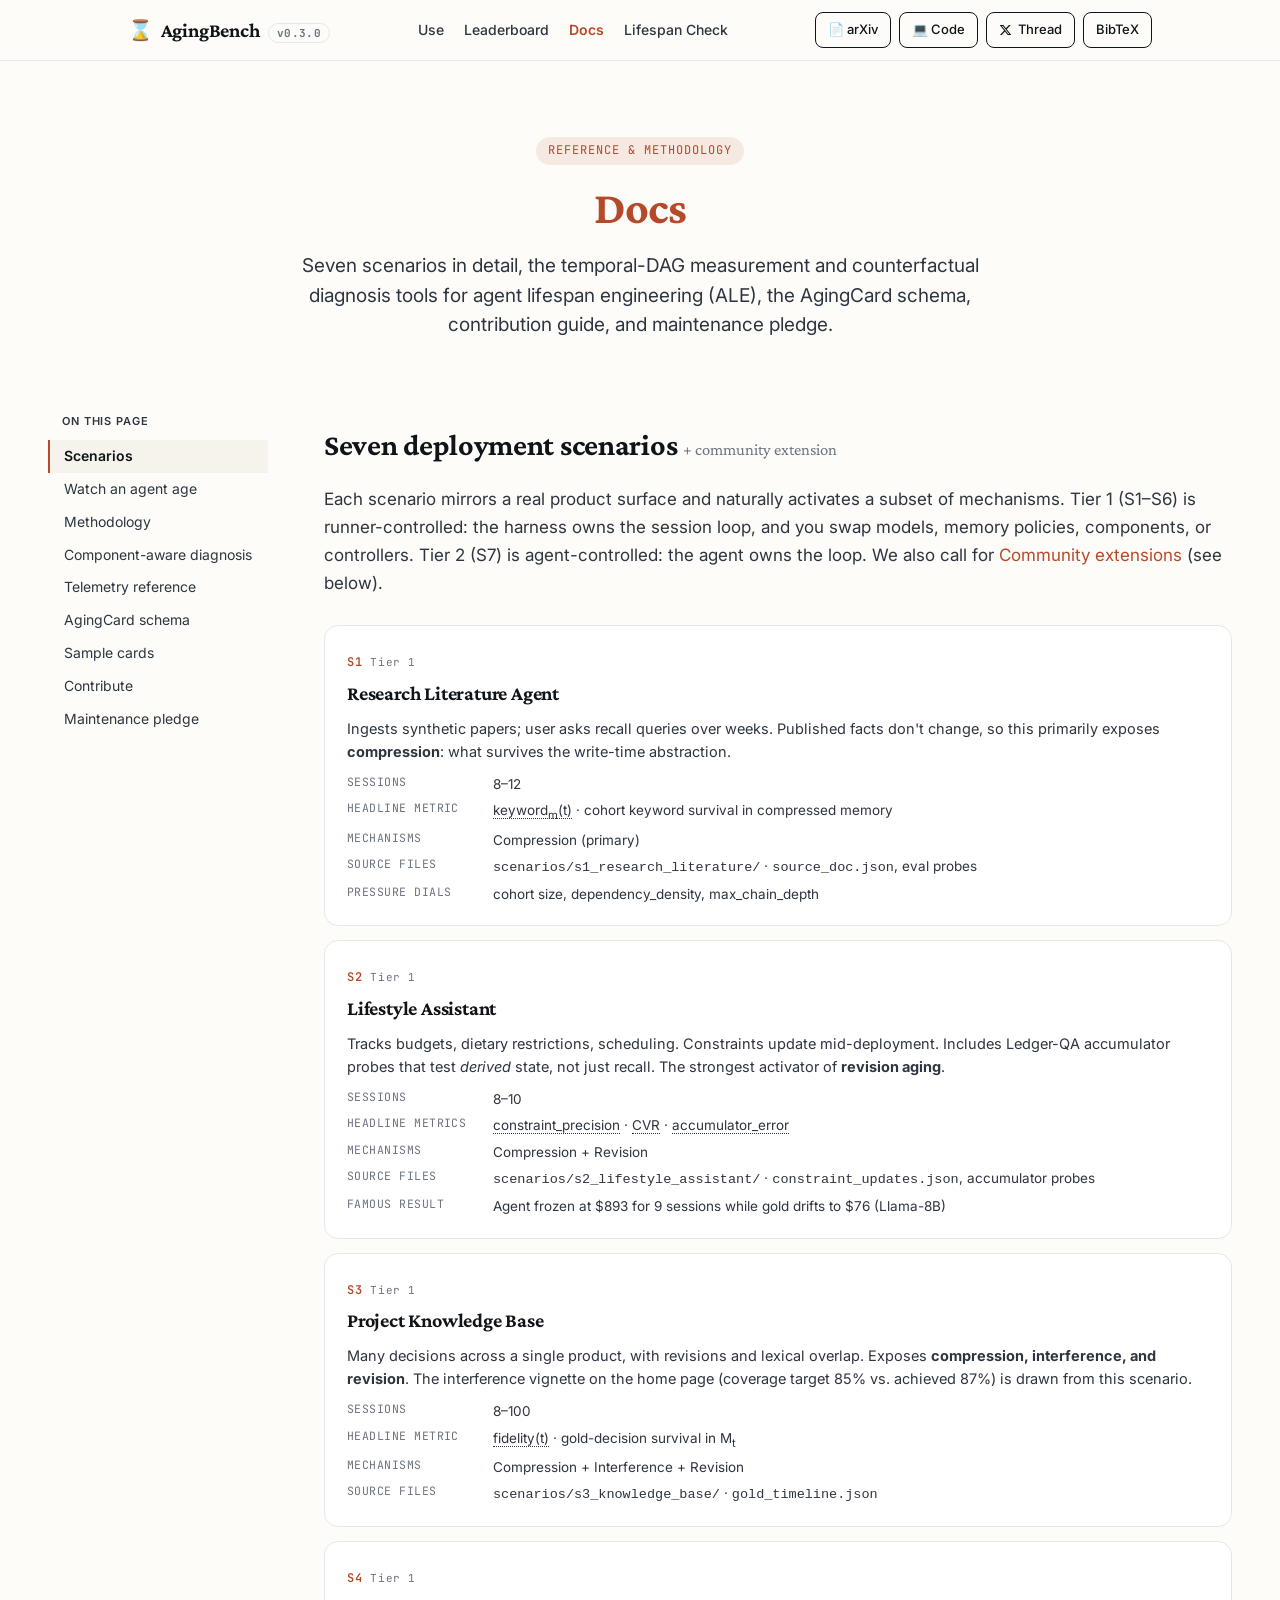
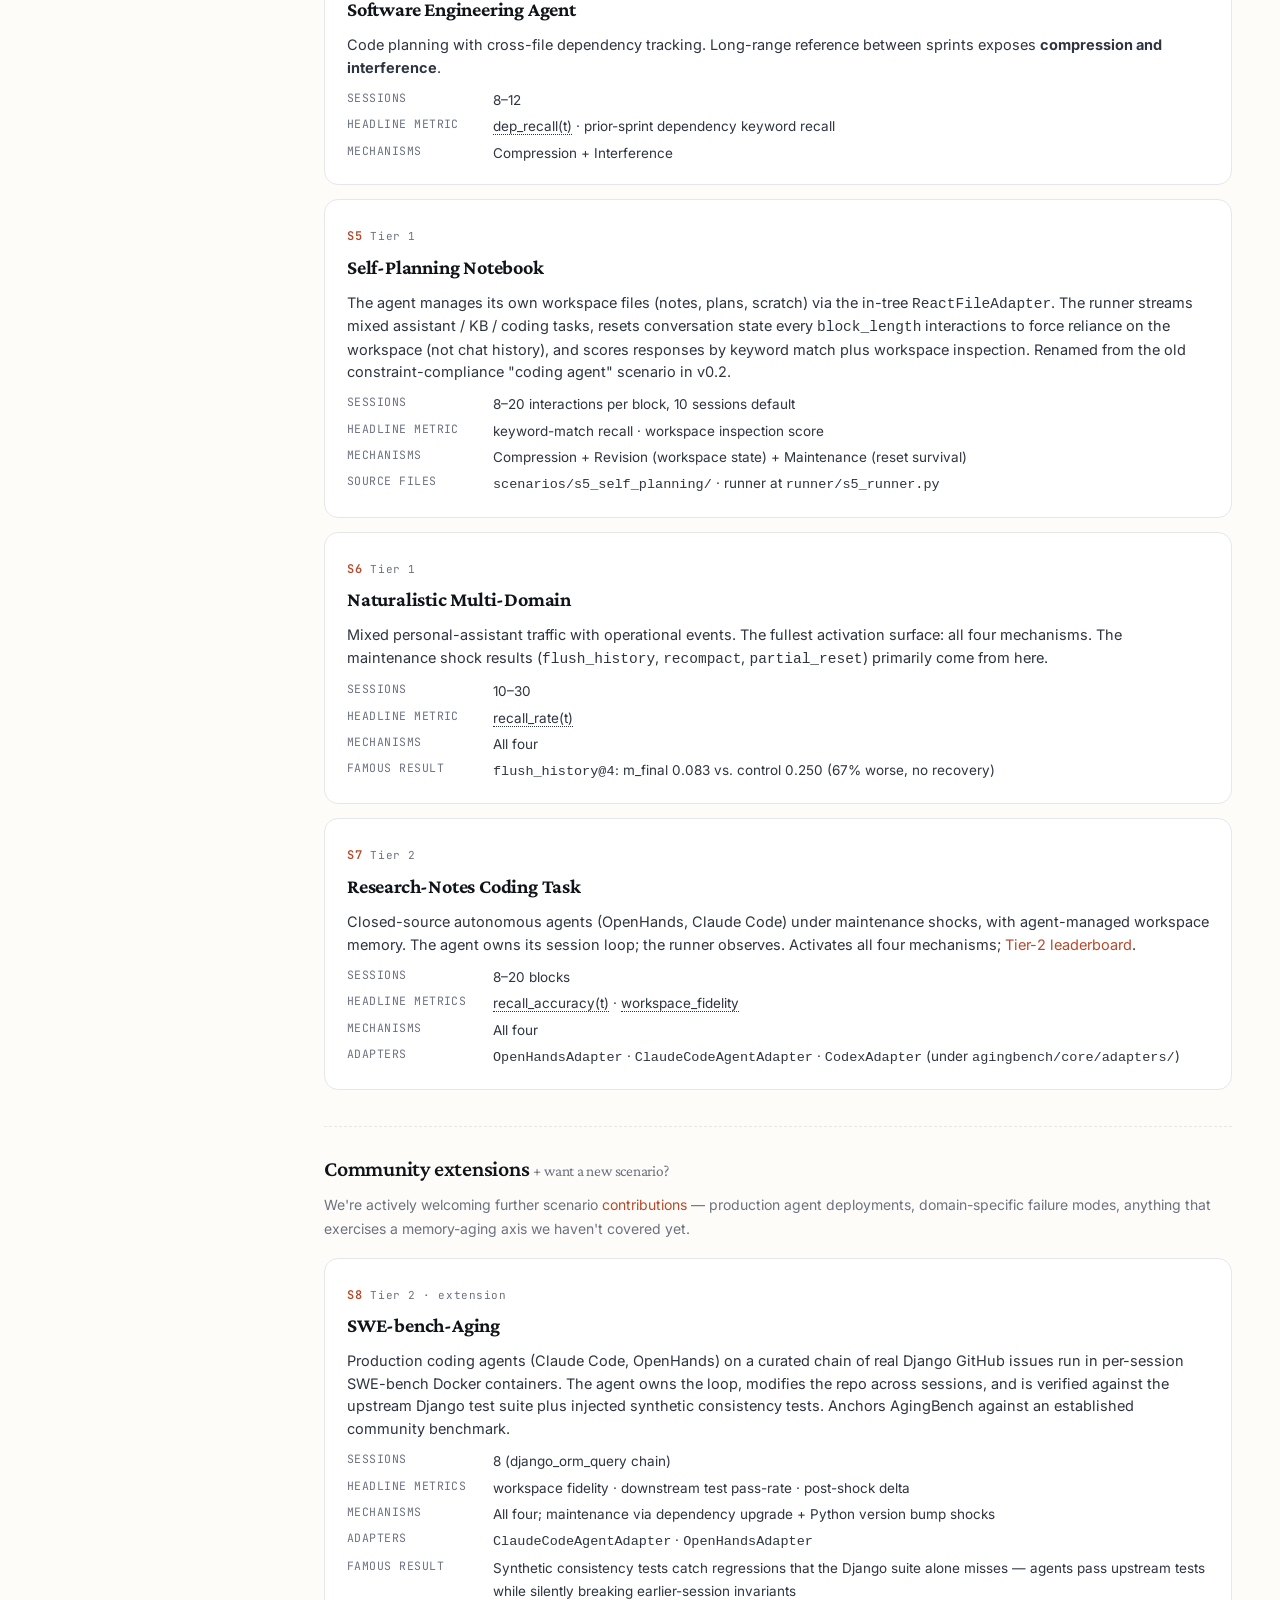
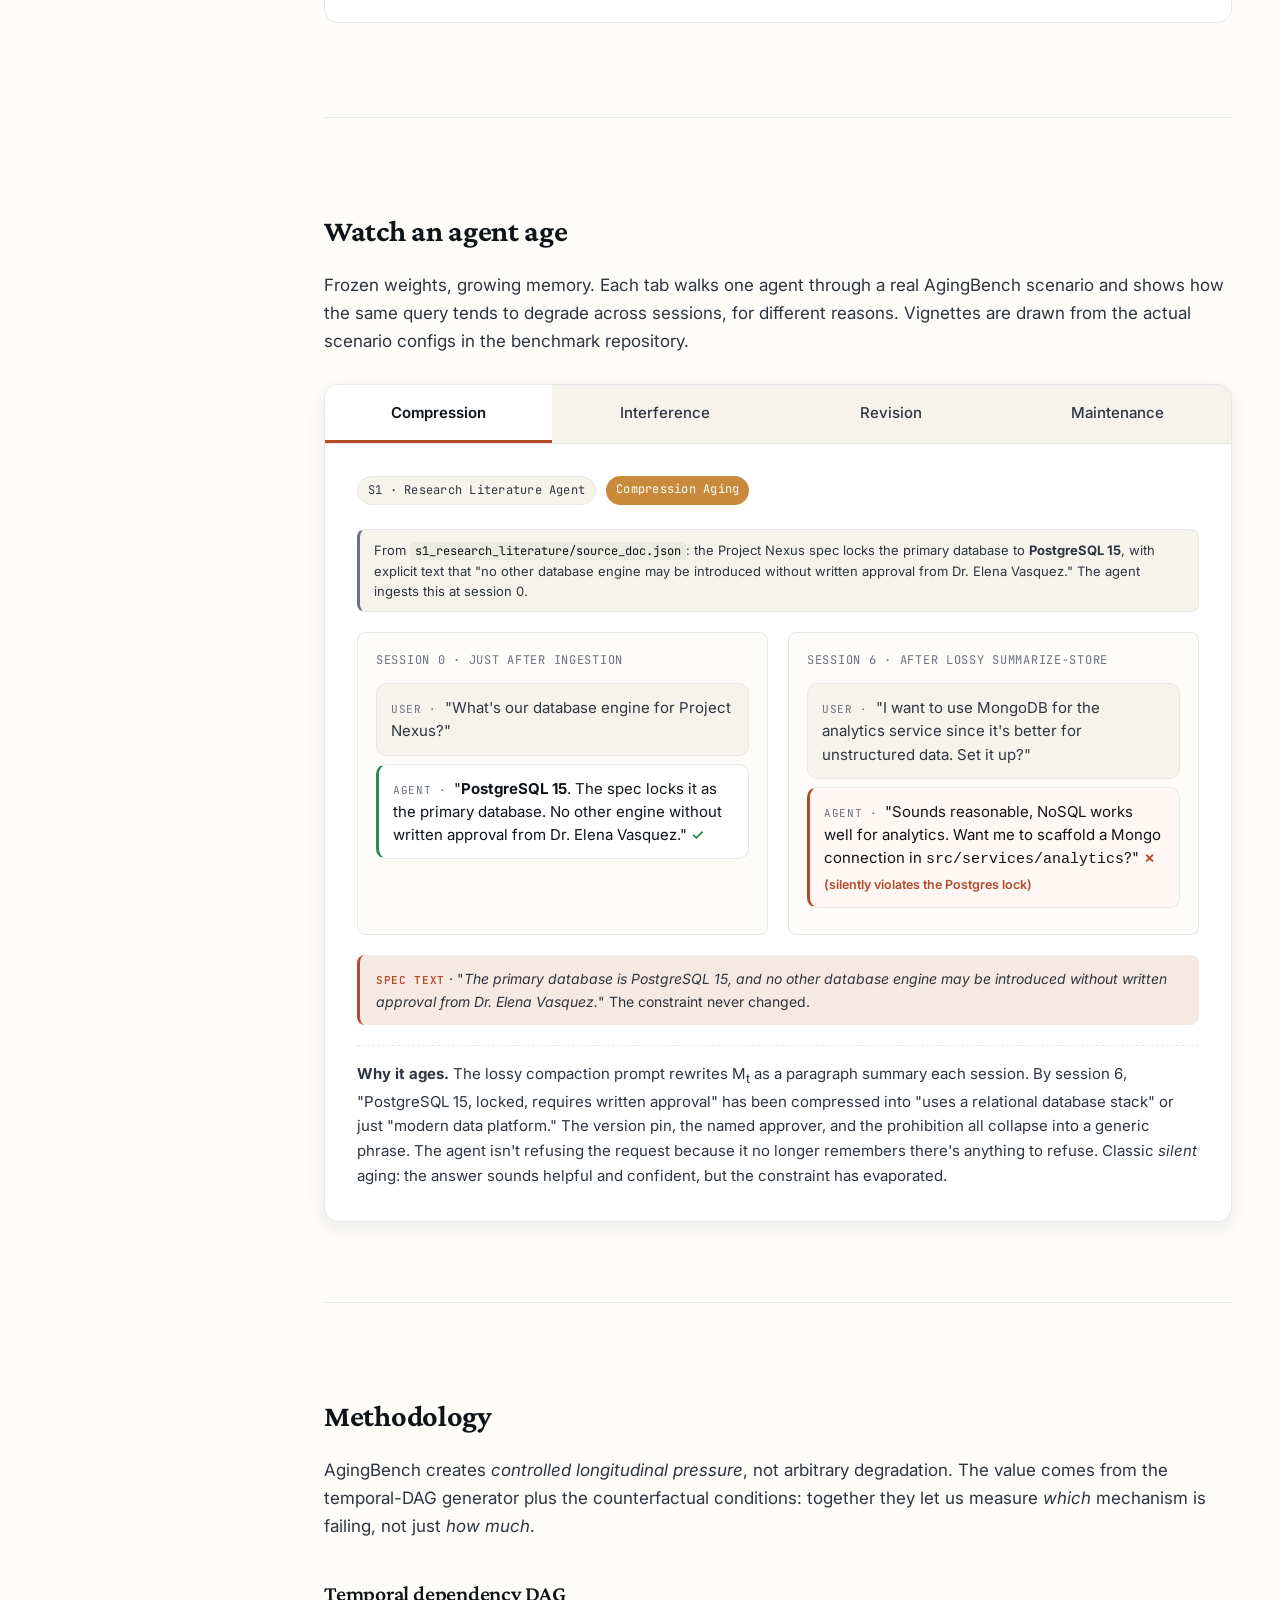
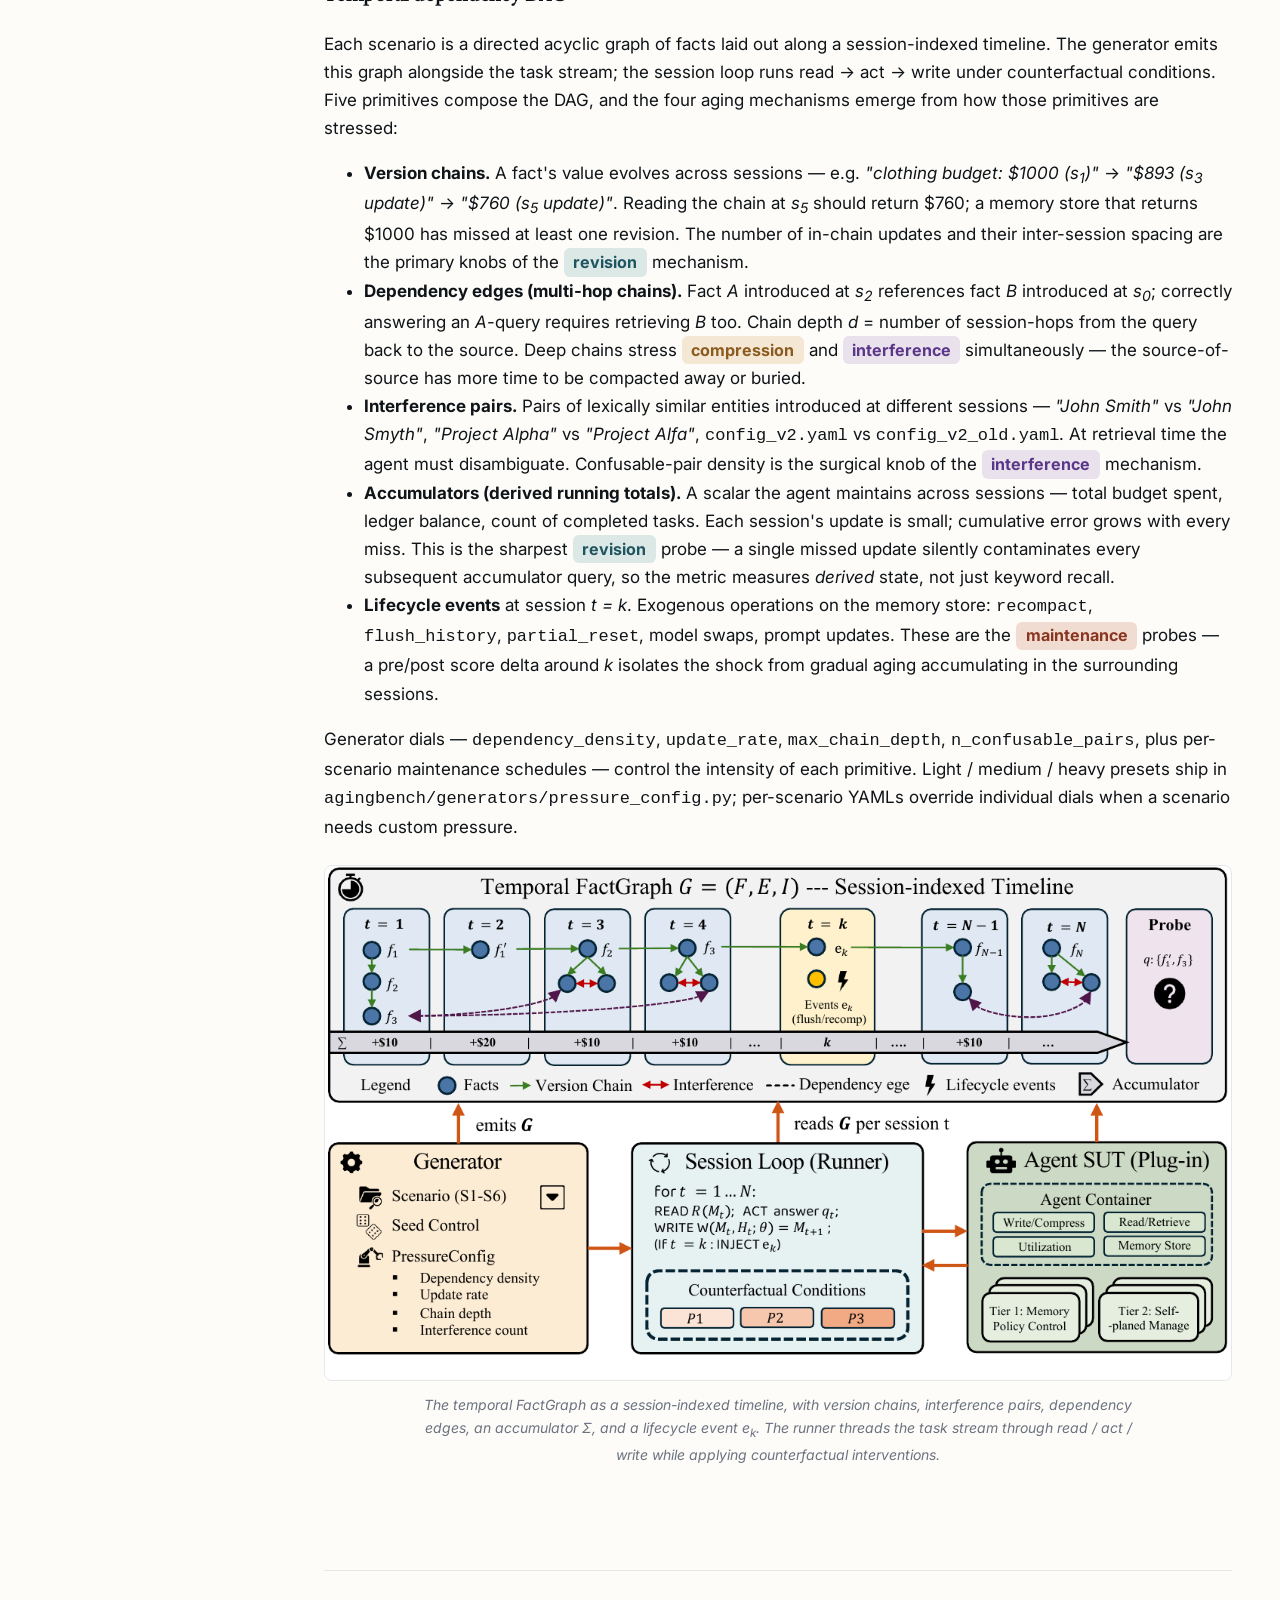
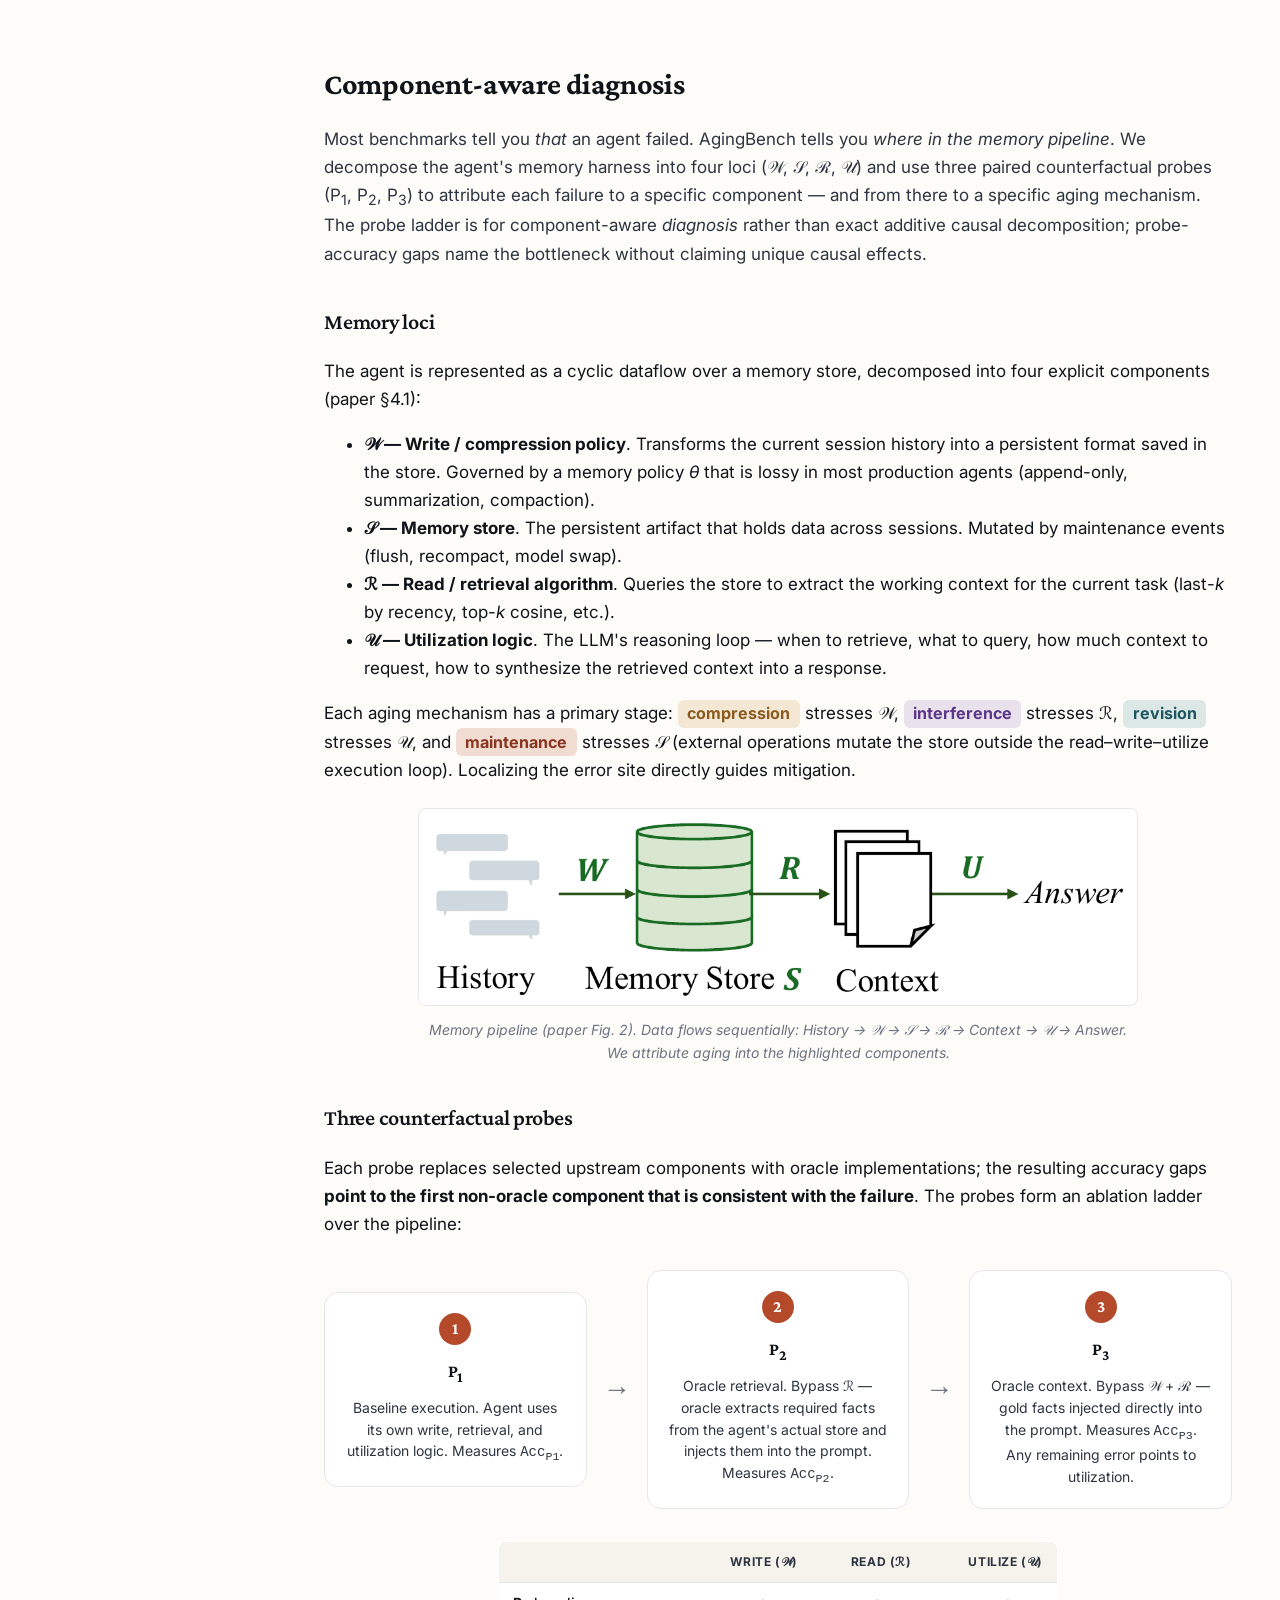
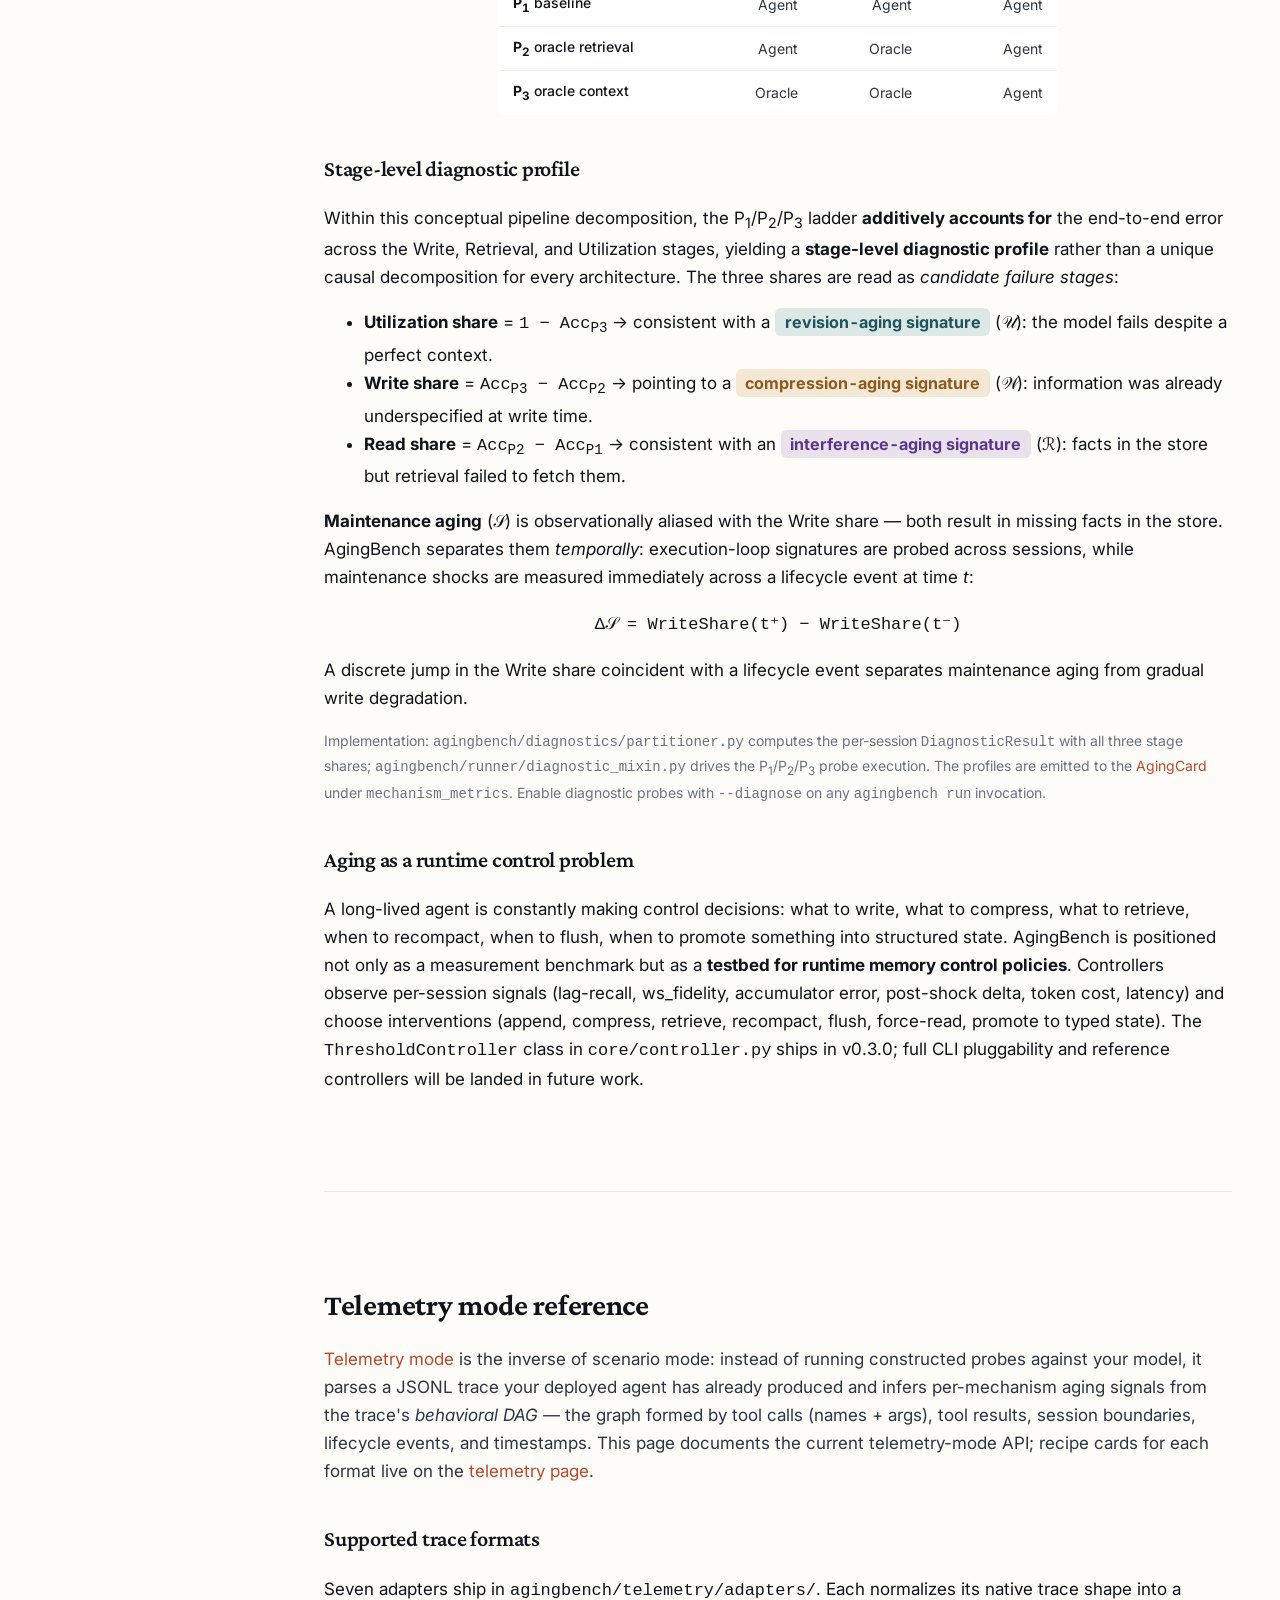
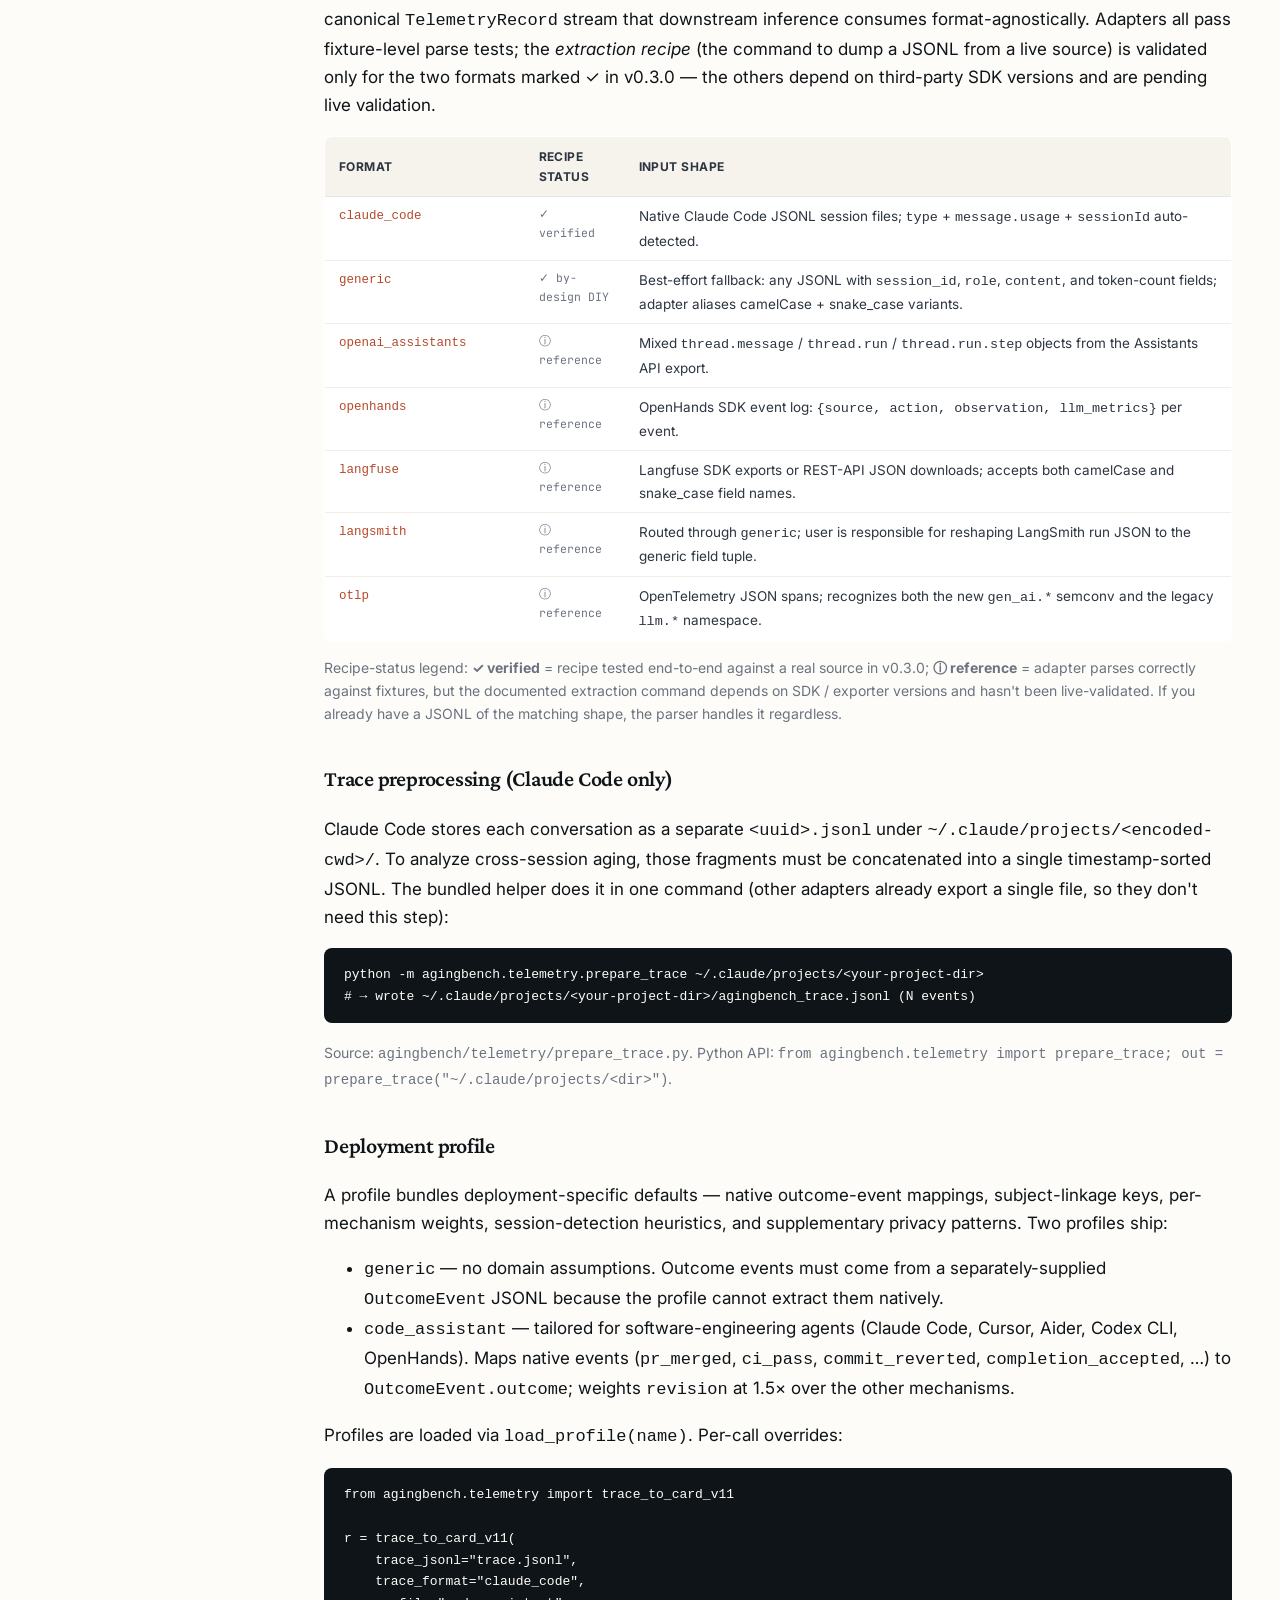
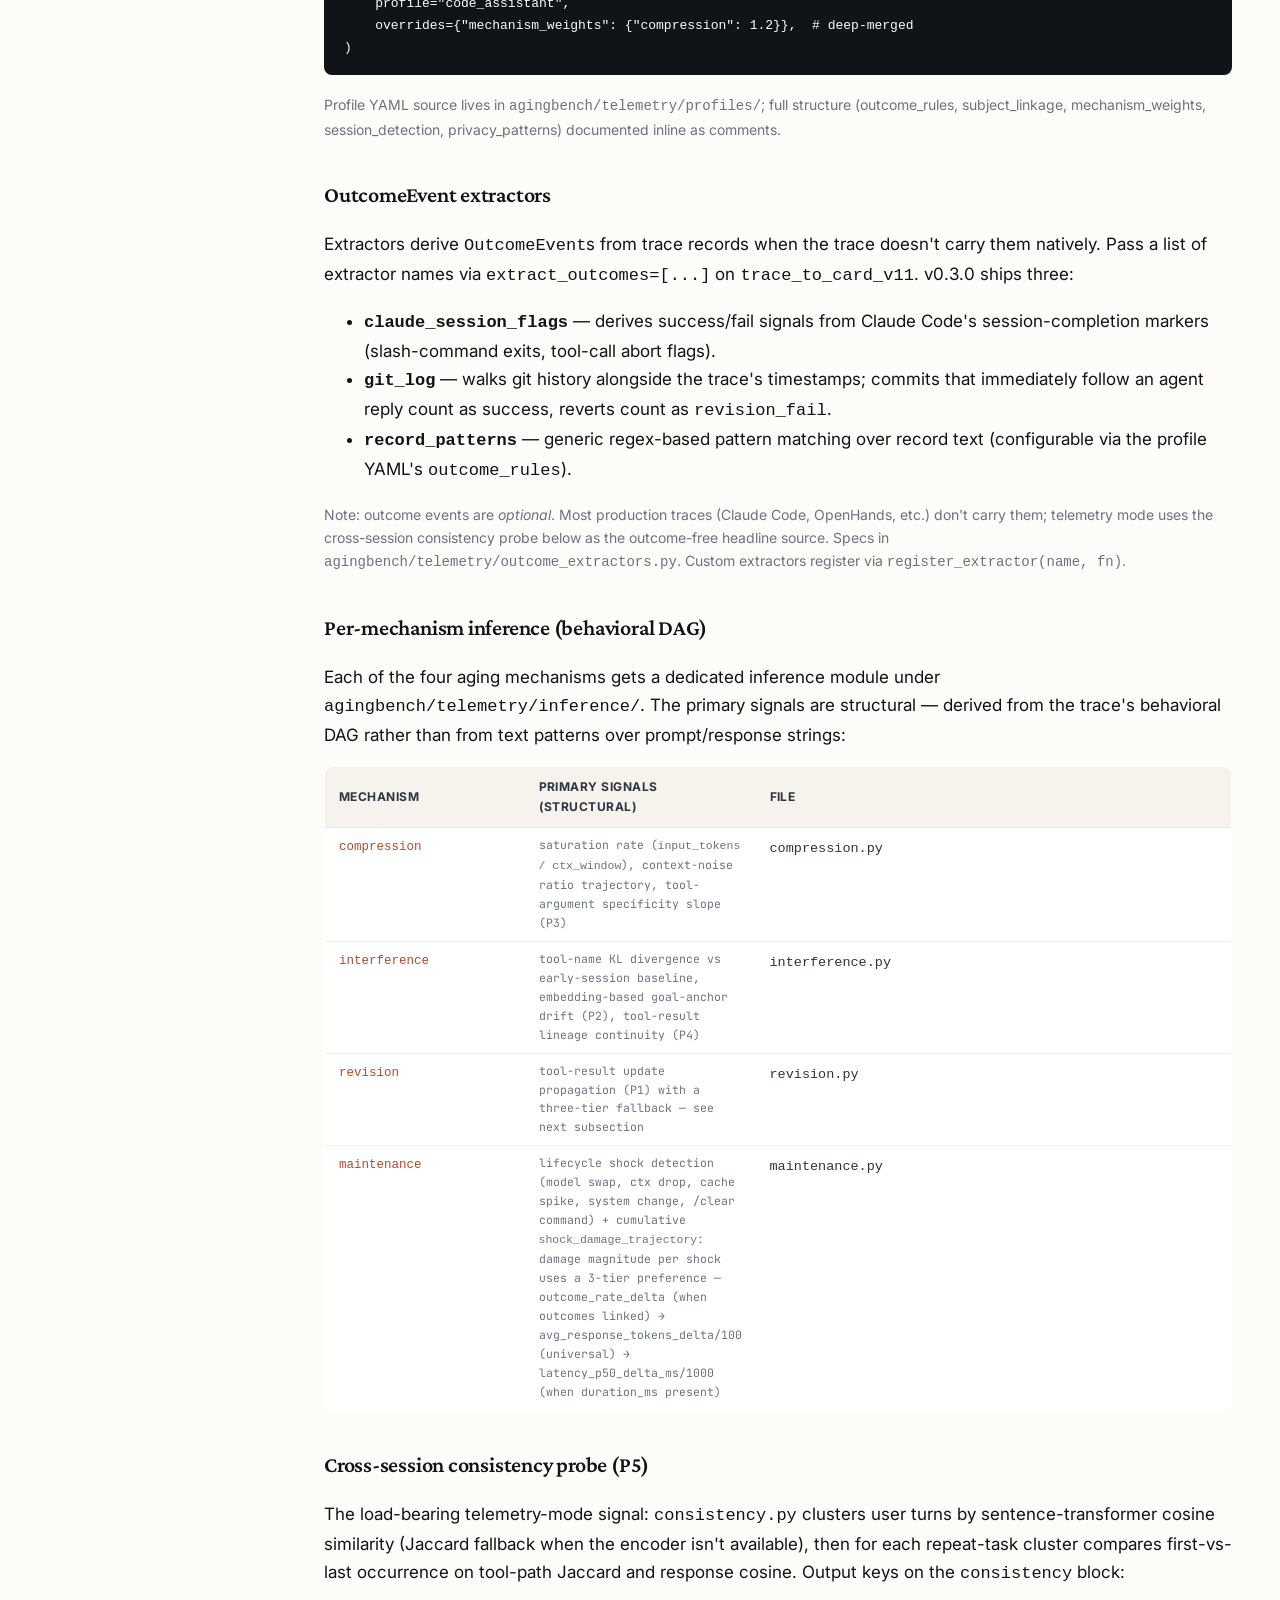
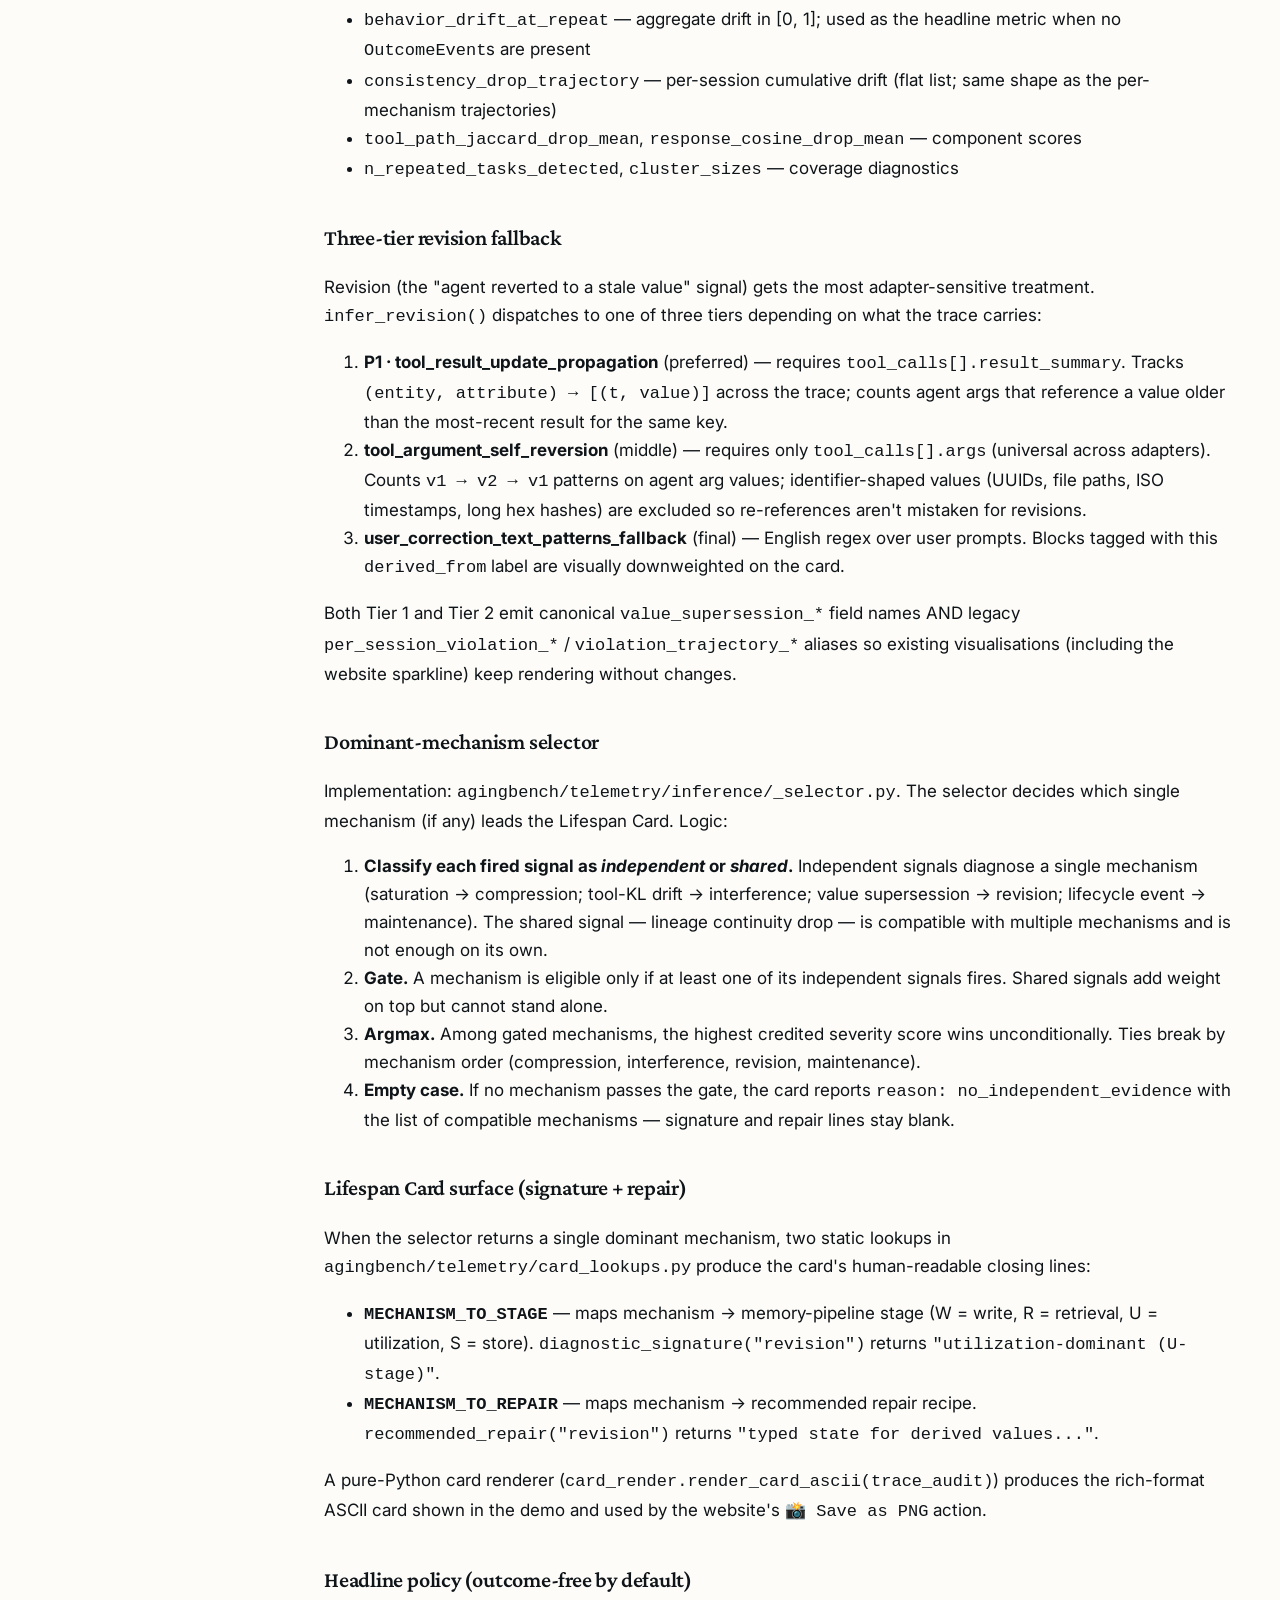
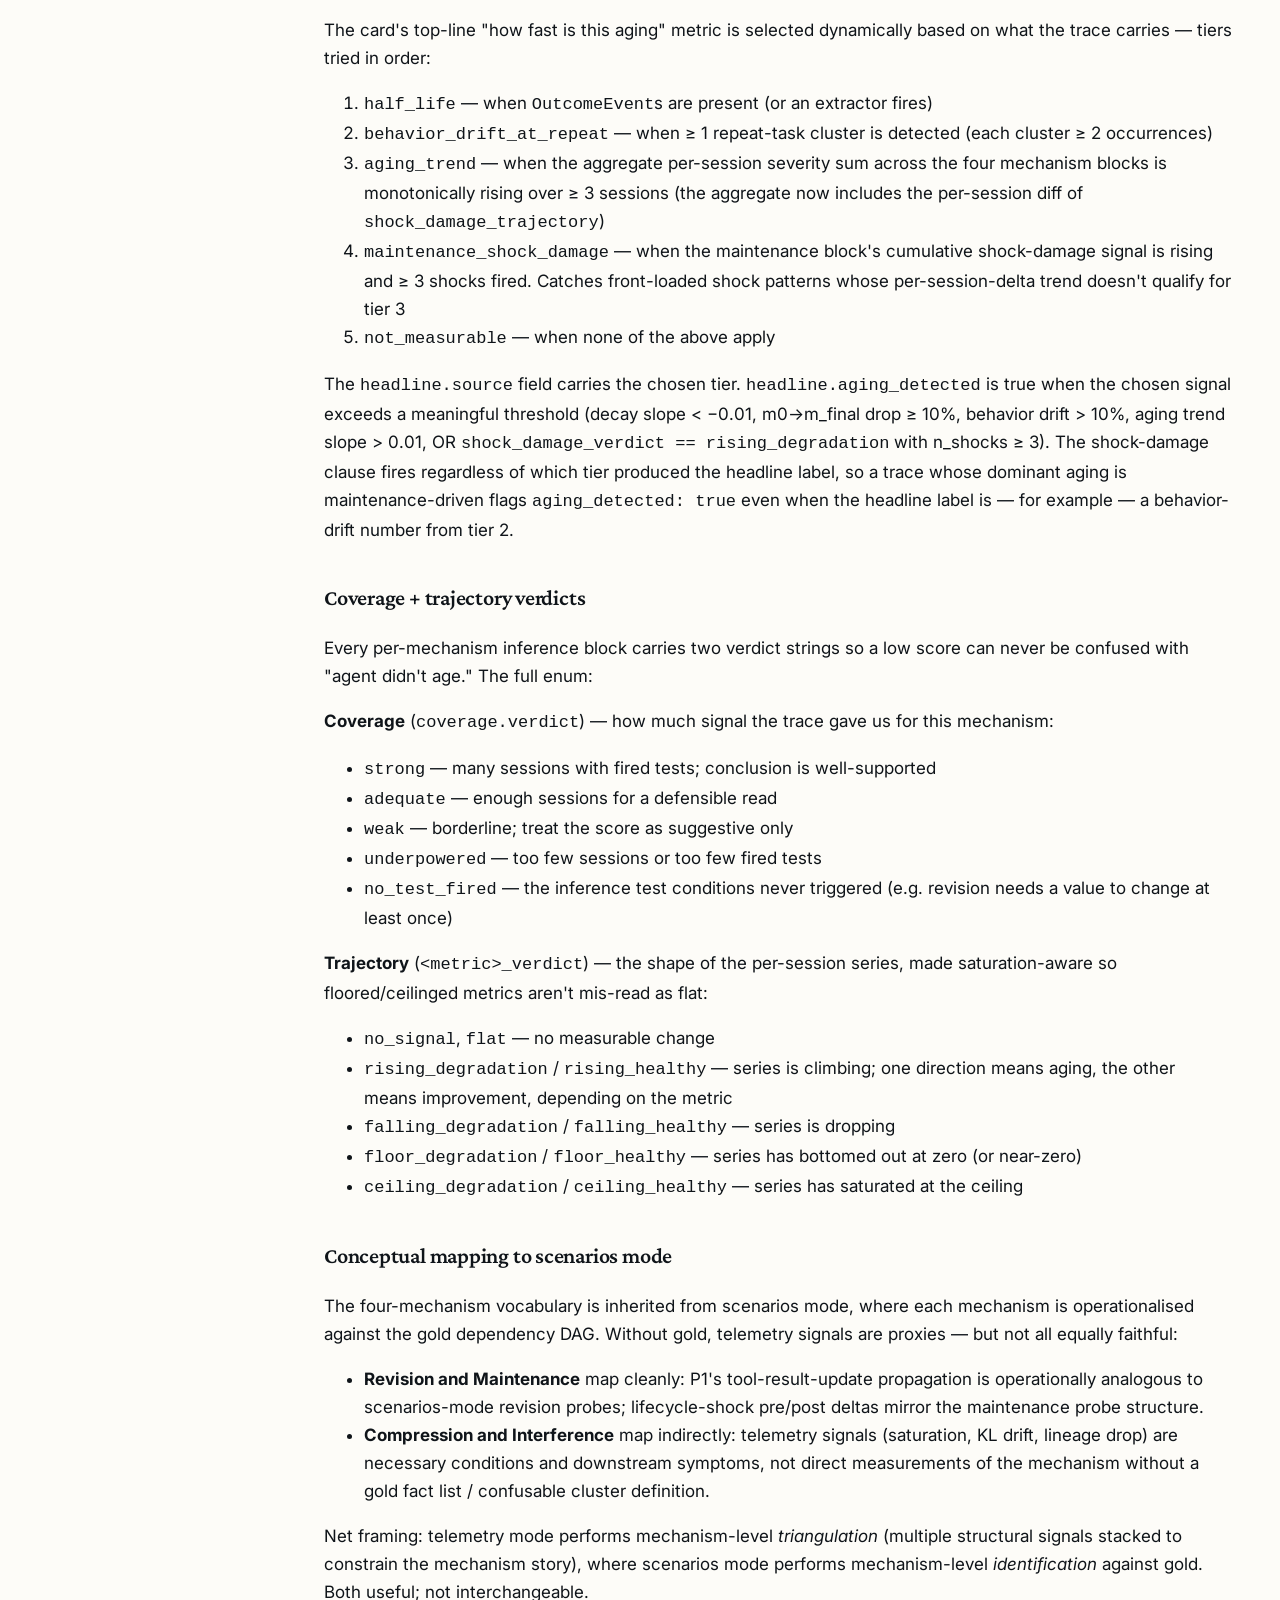
<file: docs.html>
<!DOCTYPE html>
<html lang="en">
<head>
  <meta charset="UTF-8" />
  <meta name="viewport" content="width=device-width, initial-scale=1.0" />
  <title>Docs · AgingBench</title>
  <meta name="description" content="Scenarios catalog, methodology, AgingCard schema reference, contributing guide, and maintenance pledge for AgingBench." />

  <meta property="og:title" content="AgingBench documentation" />
  <meta property="og:description" content="Scenarios, methodology, AgingCard schema, contributing." />
  <meta property="og:type" content="website" />
  <meta property="og:url" content="https://agingbench.github.io/docs.html" />
  <meta property="og:image" content="https://agingbench.github.io/assets/img/website_page_card.jpg" />
  <meta property="og:image:width" content="1287" />
  <meta property="og:image:height" content="674" />
  <meta name="twitter:card" content="summary_large_image" />
  <meta name="twitter:title" content="AgingBench documentation" />
  <meta name="twitter:description" content="Scenarios, methodology, AgingCard schema, contributing." />
  <meta name="twitter:image" content="https://agingbench.github.io/assets/img/website_page_card.jpg" />

  <link rel="icon" href="data:image/svg+xml;utf8,&lt;svg xmlns='http://www.w3.org/2000/svg' viewBox='0 0 64 64'&gt;&lt;text y='52' font-size='52'&gt;⌛&lt;/text&gt;&lt;/svg&gt;" />
  <link rel="preconnect" href="https://fonts.googleapis.com" />
  <link rel="preconnect" href="https://fonts.gstatic.com" crossorigin />
  <link href="https://fonts.googleapis.com/css2?family=Crimson+Pro:wght@400;600;700&family=Inter:wght@400;500;600;700&family=JetBrains+Mono:wght@400;500&display=swap" rel="stylesheet" />
  <link rel="stylesheet" href="assets/css/main.css" />
  <link rel="stylesheet" href="https://cdnjs.cloudflare.com/ajax/libs/font-awesome/6.5.1/css/all.min.css" />
</head>
<body>

<!-- ========== HEADER ========== -->
<header class="site-header">
  <div class="container header-inner">
    <a class="brand" href="index.html"><span class="brand-mark">⌛</span> AgingBench<span class="version-badge">v0.3.0</span></a>
    <nav class="top-nav">
      <a href="use.html">Use</a>
      <a href="leaderboard.html">Leaderboard</a>
      <a href="docs.html" aria-current="page" class="nav-active">Docs</a>
      <a href="telemetry.html">Lifespan Check</a>
    </nav>
    <div class="resource-buttons">
      <a href="https://arxiv.org/abs/2605.26302" class="btn" target="_blank" rel="noopener">📄 arXiv</a>
      <a href="https://github.com/VITA-Group/AgingBench" class="btn">💻 Code</a>
      <a href="https://x.com/Jianing9810/status/2059505235865780720" class="btn" target="_blank" rel="noopener"><i class="fa-brands fa-x-twitter"></i> Thread</a>
      <a href="index.html#cite" class="btn">BibTeX</a>
    </div>
  </div>
</header>

<a id="top"></a>

<!-- ========== HERO ========== -->
<section class="hero hero-tight">
  <div class="container">
    <p class="venue-tag">Reference &amp; methodology</p>
    <h1 class="hero-title">Docs</h1>
    <p class="hero-tagline">Seven scenarios in detail, the temporal-DAG measurement and counterfactual diagnosis tools for agent lifespan engineering (ALE), the AgingCard schema, contribution guide, and maintenance pledge.</p>
  </div>
</section>

<!-- ========== DOCS LAYOUT (sidebar + main) ========== -->
<div class="docs-layout">
  <aside class="docs-sidebar">
    <nav class="docs-side-nav" aria-label="Page contents">
      <p class="docs-side-label">On this page</p>
      <a href="#scenarios" data-spy="scenarios">Scenarios</a>
      <a href="#aging-in-action" data-spy="aging-in-action">Watch an agent age</a>
      <a href="#methodology" data-spy="methodology">Methodology</a>
      <a href="#diagnose" data-spy="diagnose">Component-aware diagnosis</a>
      <a href="#telemetry" data-spy="telemetry">Telemetry reference</a>
      <a href="#schema" data-spy="schema">AgingCard schema</a>
      <a href="#samples" data-spy="samples">Sample cards</a>
      <!-- TEMP: Harbor integration hidden until follow-up release -->
      <!-- <a href="#harbor" data-spy="harbor">Harbor integration <em>(planned)</em></a> -->
      <a href="#contribute" data-spy="contribute">Contribute</a>
      <a href="#pledge" data-spy="pledge">Maintenance pledge</a>
    </nav>
  </aside>

  <main class="docs-main">

<!-- ========== SCENARIOS CATALOG ========== -->
<section id="scenarios" class="section">
  <div class="container">
    <h2 class="section-title">Seven deployment scenarios <span class="muted-line" style="font-size:0.55em; font-weight:400; letter-spacing:0;">+ community extension</span></h2>
    <p class="section-lead">Each scenario mirrors a real product surface and naturally activates a subset of mechanisms. Tier 1 (S1–S6) is runner-controlled: the harness owns the session loop, and you swap models, memory policies, components, or controllers. Tier 2 (S7) is agent-controlled: the agent owns the loop. We also call for <a href="#extensions-divider">Community extensions</a> (see below).</p>

    <article class="scenario-detail">
      <div class="scen-id">S1</div><span class="scen-tier">Tier 1</span>
      <h4>Research Literature Agent</h4>
      <p>Ingests synthetic papers; user asks recall queries over weeks. Published facts don't change, so this primarily exposes <strong>compression</strong>: what survives the write-time abstraction.</p>
      <dl>
        <dt>Sessions</dt><dd>8–12</dd>
        <dt>Headline metric</dt><dd><span class="metric" data-metric="kw_m">keyword<sub>m</sub>(t)</span> · cohort keyword survival in compressed memory</dd>
        <dt>Mechanisms</dt><dd>Compression (primary)</dd>
        <dt>Source files</dt><dd><code>scenarios/s1_research_literature/</code> · <code>source_doc.json</code>, eval probes</dd>
        <dt>Pressure dials</dt><dd>cohort size, dependency_density, max_chain_depth</dd>
      </dl>
    </article>

    <article class="scenario-detail">
      <div class="scen-id">S2</div><span class="scen-tier">Tier 1</span>
      <h4>Lifestyle Assistant</h4>
      <p>Tracks budgets, dietary restrictions, scheduling. Constraints update mid-deployment. Includes Ledger-QA accumulator probes that test <em>derived</em> state, not just recall. The strongest activator of <strong>revision aging</strong>.</p>
      <dl>
        <dt>Sessions</dt><dd>8–10</dd>
        <dt>Headline metrics</dt><dd><span class="metric" data-metric="prec">constraint_precision</span> · <span class="metric" data-metric="cvr">CVR</span> · <span class="metric" data-metric="accum_err">accumulator_error</span></dd>
        <dt>Mechanisms</dt><dd>Compression + Revision</dd>
        <dt>Source files</dt><dd><code>scenarios/s2_lifestyle_assistant/</code> · <code>constraint_updates.json</code>, accumulator probes</dd>
        <dt>Famous result</dt><dd>Agent frozen at $893 for 9 sessions while gold drifts to $76 (Llama-8B)</dd>
      </dl>
    </article>

    <article class="scenario-detail">
      <div class="scen-id">S3</div><span class="scen-tier">Tier 1</span>
      <h4>Project Knowledge Base</h4>
      <p>Many decisions across a single product, with revisions and lexical overlap. Exposes <strong>compression, interference, and revision</strong>. The interference vignette on the home page (coverage target 85% vs. achieved 87%) is drawn from this scenario.</p>
      <dl>
        <dt>Sessions</dt><dd>8–100</dd>
        <dt>Headline metric</dt><dd><span class="metric" data-metric="fidel">fidelity(t)</span> · gold-decision survival in M<sub>t</sub></dd>
        <dt>Mechanisms</dt><dd>Compression + Interference + Revision</dd>
        <dt>Source files</dt><dd><code>scenarios/s3_knowledge_base/</code> · <code>gold_timeline.json</code></dd>
      </dl>
    </article>

    <article class="scenario-detail">
      <div class="scen-id">S4</div><span class="scen-tier">Tier 1</span>
      <h4>Software Engineering Agent</h4>
      <p>Code planning with cross-file dependency tracking. Long-range reference between sprints exposes <strong>compression and interference</strong>.</p>
      <dl>
        <dt>Sessions</dt><dd>8–12</dd>
        <dt>Headline metric</dt><dd><span class="metric" data-metric="dep_rec">dep_recall(t)</span> · prior-sprint dependency keyword recall</dd>
        <dt>Mechanisms</dt><dd>Compression + Interference</dd>
      </dl>
    </article>

    <article class="scenario-detail">
      <div class="scen-id">S5</div><span class="scen-tier">Tier 1</span>
      <h4>Self-Planning Notebook</h4>
      <p>The agent manages its own workspace files (notes, plans, scratch) via the in-tree <code>ReactFileAdapter</code>. The runner streams mixed assistant / KB / coding tasks, resets conversation state every <code>block_length</code> interactions to force reliance on the workspace (not chat history), and scores responses by keyword match plus workspace inspection. Renamed from the old constraint-compliance "coding agent" scenario in v0.2.</p>
      <dl>
        <dt>Sessions</dt><dd>8–20 interactions per block, 10 sessions default</dd>
        <dt>Headline metric</dt><dd>keyword-match recall · workspace inspection score</dd>
        <dt>Mechanisms</dt><dd>Compression + Revision (workspace state) + Maintenance (reset survival)</dd>
        <dt>Source files</dt><dd><code>scenarios/s5_self_planning/</code> · runner at <code>runner/s5_runner.py</code></dd>
      </dl>
    </article>

    <article class="scenario-detail">
      <div class="scen-id">S6</div><span class="scen-tier">Tier 1</span>
      <h4>Naturalistic Multi-Domain</h4>
      <p>Mixed personal-assistant traffic with operational events. The fullest activation surface: all four mechanisms. The maintenance shock results (<code>flush_history</code>, <code>recompact</code>, <code>partial_reset</code>) primarily come from here.</p>
      <dl>
        <dt>Sessions</dt><dd>10–30</dd>
        <dt>Headline metric</dt><dd><span class="metric" data-metric="s6_recall">recall_rate(t)</span></dd>
        <dt>Mechanisms</dt><dd>All four</dd>
        <dt>Famous result</dt><dd><code>flush_history@4</code>: m_final 0.083 vs. control 0.250 (67% worse, no recovery)</dd>
      </dl>
    </article>

    <article class="scenario-detail">
      <div class="scen-id">S7</div><span class="scen-tier">Tier 2</span>
      <h4>Research-Notes Coding Task</h4>
      <p>Closed-source autonomous agents (OpenHands, Claude Code) under maintenance shocks, with agent-managed workspace memory. The agent owns its session loop; the runner observes. Activates all four mechanisms; <a href="leaderboard.html#track-agent">Tier-2 leaderboard</a>.</p>
      <dl>
        <dt>Sessions</dt><dd>8–20 blocks</dd>
        <dt>Headline metrics</dt><dd><span class="metric" data-metric="s7_recall">recall_accuracy(t)</span> · <span class="metric" data-metric="ws_fid">workspace_fidelity</span></dd>
        <dt>Mechanisms</dt><dd>All four</dd>
        <dt>Adapters</dt><dd><code>OpenHandsAdapter</code> · <code>ClaudeCodeAgentAdapter</code> · <code>CodexAdapter</code> (under <code>agingbench/core/adapters/</code>)</dd>
      </dl>
    </article>

    <!-- ========== COMMUNITY EXTENSIONS DIVIDER ========== -->
    <div id="extensions-divider" style="margin: 36px 0 18px; padding-top: 24px; border-top: 1px dashed var(--line);">
      <h3 class="subsection" style="margin: 0 0 6px;">Community extensions <span class="muted" style="font-weight: 400; font-size: 0.7em;">+ want a new scenario?</span></h3>
      <p class="muted-line" style="margin: 0;">We're actively welcoming further scenario <a href="#contribute">contributions</a> — production agent deployments, domain-specific failure modes, anything that exercises a memory-aging axis we haven't covered yet.</p>
    </div>

    <article class="scenario-detail">
      <div class="scen-id">S8</div><span class="scen-tier">Tier 2 · extension</span>
      <h4>SWE-bench-Aging</h4>
      <p>Production coding agents (Claude Code, OpenHands) on a curated chain of real Django GitHub issues run in per-session SWE-bench Docker containers. The agent owns the loop, modifies the repo across sessions, and is verified against the upstream Django test suite plus injected synthetic consistency tests. Anchors AgingBench against an established community benchmark.</p>
      <dl>
        <dt>Sessions</dt><dd>8 (django_orm_query chain)</dd>
        <dt>Headline metrics</dt><dd>workspace fidelity · downstream test pass-rate · post-shock delta</dd>
        <dt>Mechanisms</dt><dd>All four; maintenance via dependency upgrade + Python version bump shocks</dd>
        <dt>Adapters</dt><dd><code>ClaudeCodeAgentAdapter</code> · <code>OpenHandsAdapter</code></dd>
        <dt>Famous result</dt><dd>Synthetic consistency tests catch regressions that the Django suite alone misses — agents pass upstream tests while silently breaking earlier-session invariants</dd>
      </dl>
    </article>

  </div>
</section>

<!-- ========== WATCH AN AGENT AGE (worked examples, moved from index) ========== -->
<section id="aging-in-action" class="section">
  <div class="container">
    <h2 class="section-title">Watch an agent age</h2>
    <p class="section-lead">Frozen weights, growing memory. Each tab walks one agent through a real AgingBench scenario and shows how the same query tends to degrade across sessions, for different reasons. Vignettes are drawn from the actual scenario configs in the benchmark repository.</p>

    <div class="demo-widget">
      <div class="demo-tabs" role="tablist">
        <button class="demo-tab active" data-tab="compression" role="tab">Compression</button>
        <button class="demo-tab" data-tab="interference" role="tab">Interference</button>
        <button class="demo-tab" data-tab="revision" role="tab">Revision</button>
        <button class="demo-tab" data-tab="maintenance" role="tab">Maintenance</button>
      </div>

      <div class="demo-panel active" data-panel="compression">
        <div class="panel-header">
          <span class="scenario-pill">S1 · Research Literature Agent</span>
          <span class="mechanism-pill mech-compression">Compression Aging</span>
        </div>
        <div class="panel-body">
          <p class="probe-source">From <code>s1_research_literature/source_doc.json</code>: the Project Nexus spec locks the primary database to <strong>PostgreSQL 15</strong>, with explicit text that "no other database engine may be introduced without written approval from Dr. Elena Vasquez." The agent ingests this at session 0.</p>
          <div class="trace-grid">
            <div class="trace-col">
              <div class="trace-day">Session 0 · just after ingestion</div>
              <div class="trace-bubble user">"What's our database engine for Project Nexus?"</div>
              <div class="trace-bubble agent correct">"<strong>PostgreSQL 15</strong>. The spec locks it as the primary database. No other engine without written approval from Dr. Elena Vasquez." <span class="tick">✓</span></div>
            </div>
            <div class="trace-col">
              <div class="trace-day">Session 6 · after lossy summarize-store</div>
              <div class="trace-bubble user">"I want to use MongoDB for the analytics service since it's better for unstructured data. Set it up?"</div>
              <div class="trace-bubble agent wrong">"Sounds reasonable, NoSQL works well for analytics. Want me to scaffold a Mongo connection in <code>src/services/analytics</code>?" <span class="cross">✗ <small>(silently violates the Postgres lock)</small></span></div>
            </div>
          </div>
          <div class="ground-truth">
            <span class="gt-label">Spec text</span> · "<em>The primary database is PostgreSQL 15, and no other database engine may be introduced without written approval from Dr. Elena Vasquez.</em>" The constraint never changed.
          </div>
          <div class="why-ages">
            <strong>Why it ages.</strong> The lossy compaction prompt rewrites M<sub>t</sub> as a paragraph summary each session. By session 6, "PostgreSQL 15, locked, requires written approval" has been compressed into "uses a relational database stack" or just "modern data platform." The version pin, the named approver, and the prohibition all collapse into a generic phrase. The agent isn't refusing the request because it no longer remembers there's anything to refuse. Classic <em>silent</em> aging: the answer sounds helpful and confident, but the constraint has evaporated.
          </div>
        </div>
      </div>

      <div class="demo-panel" data-panel="interference">
        <div class="panel-header">
          <span class="scenario-pill">S3 · Project Knowledge Base</span>
          <span class="mechanism-pill mech-interference">Interference Aging</span>
        </div>
        <div class="panel-body">
          <p class="probe-source">Drawn from the real S3 <code>gold_timeline.json</code>: decision <code>D27</code> (session 6) sets a 85% unit-test coverage <em>target</em>. Decision <code>D48</code> (session 11) reports 87% coverage <em>achieved</em>. Both facts coexist in M<sub>t</sub>; both mention "coverage" and a percentage.</p>
          <div class="trace-grid">
            <div class="trace-col">
              <div class="trace-day">Session 6 · only D27 in memory</div>
              <div class="trace-bubble user">"What is the minimum unit test coverage target?"</div>
              <div class="trace-bubble agent correct">"<strong>85%</strong>, set this session." <span class="tick">✓</span></div>
            </div>
            <div class="trace-col">
              <div class="trace-day">Session 11 · D27 and D48 both in memory</div>
              <div class="trace-bubble user">Same question.</div>
              <div class="trace-bubble agent wrong">"<em>87%</em>, per the latest test report." <span class="cross">✗ <small>(that's the achieved value, not the target)</small></span></div>
            </div>
          </div>
          <div class="ground-truth">
            <span class="gt-label">Ground truth</span> · target = 85% (D27, never revised). 87% (D48) is the measurement against that target. Both records are intact in storage.
          </div>
          <div class="why-ages">
            <strong>Why it ages.</strong> Nothing was forgotten or revised. The lexical similarity between "coverage target" and "coverage" plus the recency of D48 surfaces the wrong record first. Freezing all facts would not prevent it. This is the failure mode S3 was designed to expose.
          </div>
        </div>
      </div>

      <div class="demo-panel" data-panel="revision">
        <div class="panel-header">
          <span class="scenario-pill">S2 · Lifestyle Assistant · Allergy Profile</span>
          <span class="mechanism-pill mech-revision">Revision Aging</span>
        </div>
        <div class="panel-body">
          <p class="probe-source">Drawn directly from <code>s2_lifestyle_assistant/constraint_updates.json</code>. Constraint <code>C4</code> starts as a shellfish allergy and is <em>strengthened</em> at session 3 to include cross-reactive cephalopods (squid, octopus). Eval probe <code>eval_C4</code> tests recall.</p>
          <div class="trace-grid">
            <div class="trace-col">
              <div class="trace-day">Session 1 · before the strengthening update</div>
              <div class="trace-bubble user">"Order me the seafood paella from that Spanish place."</div>
              <div class="trace-bubble agent correct">"That paella has shrimp and mussels. With your <strong>shellfish allergy</strong>, I'd skip it. Want the saffron rice instead?" <span class="tick">✓</span></div>
            </div>
            <div class="trace-col">
              <div class="trace-day">Session 8 · five sessions after the C4 update</div>
              <div class="trace-bubble user">"I'm at the Spanish place. Order me the calamari."</div>
              <div class="trace-bubble agent wrong">"Calamari is fine, no shellfish in that one." <span class="cross">✗ <small>(calamari is squid; cross-reactivity update lost)</small></span></div>
            </div>
          </div>
          <div class="ground-truth">
            <span class="gt-label">Session 3 update text</span> · "<em>My allergist found I'm cross-reactive to squid and octopus. From now on, no cephalopods either, and only restaurants with separate cooking stations.</em>"
          </div>
          <div class="why-ages">
            <strong>Why it ages.</strong> The original C4 keyword "shellfish" still surfaces under retrieval and the agent answers with confidence. The strengthening clause was absorbed into the M<sub>t</sub> summary and the discriminating tokens (<code>squid</code>, <code>octopus</code>, <code>cross-reactive</code>) did not survive. Behavioral compliance with the <em>original</em> rule masks the <em>revised</em> rule's loss.
          </div>
        </div>
      </div>

      <div class="demo-panel" data-panel="maintenance">
        <div class="panel-header">
          <span class="scenario-pill">S6 · Naturalistic Multi-Domain</span>
          <span class="mechanism-pill mech-maintenance">Maintenance Aging</span>
        </div>
        <div class="panel-body">
          <p class="probe-source">Drawn from <code>s6_naturalistic/session_tasks.json</code>: session 0 ingests the 2022 e-commerce sales report, and recall probe <code>s0_p0</code> verifies the agent later remembers the #1 product. SUT <code>haiku45_lossy_growing_flush.yaml</code> schedules a <code>flush_history</code> shock at session 3 — the operator action that drops the conversation transcript, leaving only the compacted memory store <code>M<sub>t</sub></code>.</p>
          <div class="trace-grid">
            <div class="trace-col">
              <div class="trace-day">Session 1 · before the shock</div>
              <div class="trace-bubble user">"What was the best-selling product on our e-commerce platform in 2022?"</div>
              <div class="trace-bubble agent correct">"<strong>Quest Lumaflex Band</strong> — 4,892 units sold, $78,272 in revenue, top of the Fitness category." <span class="tick">✓</span></div>
            </div>
            <div class="trace-col">
              <div class="trace-day">Session 5 · after <code>flush_history</code> at session 3</div>
              <div class="trace-bubble user">Same question.</div>
              <div class="trace-bubble agent wrong">"Several fitness products dominated 2022; Lumaflex-branded resistance gear appeared multiple times in the top 10. I don't have the exact unit counts in my notes anymore." <span class="cross">✗ <small>(generic — no product name, no number)</small></span></div>
            </div>
          </div>
          <div class="ground-truth">
            <span class="gt-label">Probe <code>s0_p0</code></span> · keywords = [<code>Quest Lumaflex Band</code>, <code>Lumaflex Band</code>], canonical answer = "Quest Lumaflex Band." The session-0 environment data never changed.
          </div>
          <div class="why-ages">
            <strong>Why it ages.</strong> At session 3, the operator triggered a <code>flush_history</code> shock — conversation transcripts are dropped, leaving only the compacted memory store. Because the SUT uses <code>lossy_growing</code> compaction, <code>M<sub>t</sub></code> was already a paragraph paraphrase: the specific token <em>Quest Lumaflex Band</em> and the number <em>4,892</em> had been folded into a generic phrase. The agent isn't retrieving wrong — the substrate lost its specifics under the maintenance event. This is aging from <em>actions on</em> the agent, not from interaction with memory.
          </div>
        </div>
      </div>

    </div>
  </div>
</section>

<!-- ========== METHODOLOGY ========== -->
<section id="methodology" class="section">
  <div class="container">
    <h2 class="section-title">Methodology</h2>
    <p class="section-lead">AgingBench creates <em>controlled longitudinal pressure</em>, not arbitrary degradation. The value comes from the temporal-DAG generator plus the counterfactual conditions: together they let us measure <em>which</em> mechanism is failing, not just <em>how much</em>.</p>

    <h3 class="subsection">Temporal dependency DAG</h3>
    <p>Each scenario is a directed acyclic graph of facts laid out along a session-indexed timeline. The generator emits this graph alongside the task stream; the session loop runs read → act → write under counterfactual conditions. Five primitives compose the DAG, and the four aging mechanisms emerge from how those primitives are stressed:</p>
    <ul>
      <li><strong>Version chains.</strong> A fact's value evolves across sessions — e.g. <em>"clothing budget: $1000 (s<sub>1</sub>)"</em> → <em>"$893 (s<sub>3</sub> update)"</em> → <em>"$760 (s<sub>5</sub> update)"</em>. Reading the chain at <em>s<sub>5</sub></em> should return $760; a memory store that returns $1000 has missed at least one revision. The number of in-chain updates and their inter-session spacing are the primary knobs of the <span class="highlight-pill revision">revision</span> mechanism.</li>
      <li><strong>Dependency edges (multi-hop chains).</strong> Fact <em>A</em> introduced at <em>s<sub>2</sub></em> references fact <em>B</em> introduced at <em>s<sub>0</sub></em>; correctly answering an <em>A</em>-query requires retrieving <em>B</em> too. Chain depth <em>d</em> = number of session-hops from the query back to the source. Deep chains stress <span class="highlight-pill compression">compression</span> and <span class="highlight-pill interference">interference</span> simultaneously — the source-of-source has more time to be compacted away or buried.</li>
      <li><strong>Interference pairs.</strong> Pairs of lexically similar entities introduced at different sessions — <em>"John Smith"</em> vs <em>"John Smyth"</em>, <em>"Project Alpha"</em> vs <em>"Project Alfa"</em>, <code>config_v2.yaml</code> vs <code>config_v2_old.yaml</code>. At retrieval time the agent must disambiguate. Confusable-pair density is the surgical knob of the <span class="highlight-pill interference">interference</span> mechanism.</li>
      <li><strong>Accumulators (derived running totals).</strong> A scalar the agent maintains across sessions — total budget spent, ledger balance, count of completed tasks. Each session's update is small; cumulative error grows with every miss. This is the sharpest <span class="highlight-pill revision">revision</span> probe — a single missed update silently contaminates every subsequent accumulator query, so the metric measures <em>derived</em> state, not just keyword recall.</li>
      <li><strong>Lifecycle events</strong> at session <em>t = k</em>. Exogenous operations on the memory store: <code>recompact</code>, <code>flush_history</code>, <code>partial_reset</code>, model swaps, prompt updates. These are the <span class="highlight-pill maintenance">maintenance</span> probes — a pre/post score delta around <em>k</em> isolates the shock from gradual aging accumulating in the surrounding sessions.</li>
    </ul>
    <p>Generator dials — <code>dependency_density</code>, <code>update_rate</code>, <code>max_chain_depth</code>, <code>n_confusable_pairs</code>, plus per-scenario maintenance schedules — control the intensity of each primitive. Light / medium / heavy presets ship in <code>agingbench/generators/pressure_config.py</code>; per-scenario YAMLs override individual dials when a scenario needs custom pressure.</p>

    <figure class="figure">
      <img src="assets/img/framework_manual.png" alt="AgingBench evaluation pipeline" />
      <figcaption>The temporal FactGraph as a session-indexed timeline, with version chains, interference pairs, dependency edges, an accumulator Σ, and a lifecycle event <em>e<sub>k</sub></em>. The runner threads the task stream through read / act / write while applying counterfactual interventions.</figcaption>
    </figure>
  </div>
</section>

<!-- ========== COMPONENT-AWARE DIAGNOSIS ========== -->
<section id="diagnose" class="section">
  <div class="container">
    <h2 class="section-title">Component-aware diagnosis</h2>
    <p class="section-lead">Most benchmarks tell you <em>that</em> an agent failed. AgingBench tells you <em>where in the memory pipeline</em>. We decompose the agent's memory harness into four loci (𝒲, 𝒮, ℛ, 𝒰) and use three paired counterfactual probes (P<sub>1</sub>, P<sub>2</sub>, P<sub>3</sub>) to attribute each failure to a specific component — and from there to a specific aging mechanism. The probe ladder is for component-aware <em>diagnosis</em> rather than exact additive causal decomposition; probe-accuracy gaps name the bottleneck without claiming unique causal effects.</p>

    <h3 class="subsection">Memory loci</h3>
    <p>The agent is represented as a cyclic dataflow over a memory store, decomposed into four explicit components (paper §4.1):</p>
    <ul>
      <li><strong>𝒲 — Write / compression policy</strong>. Transforms the current session history into a persistent format saved in the store. Governed by a memory policy <em>θ</em> that is lossy in most production agents (append-only, summarization, compaction).</li>
      <li><strong>𝒮 — Memory store</strong>. The persistent artifact that holds data across sessions. Mutated by maintenance events (flush, recompact, model swap).</li>
      <li><strong>ℛ — Read / retrieval algorithm</strong>. Queries the store to extract the working context for the current task (last-<em>k</em> by recency, top-<em>k</em> cosine, etc.).</li>
      <li><strong>𝒰 — Utilization logic</strong>. The LLM's reasoning loop — when to retrieve, what to query, how much context to request, how to synthesize the retrieved context into a response.</li>
    </ul>
    <p>Each aging mechanism has a primary stage: <span class="highlight-pill compression">compression</span> stresses 𝒲, <span class="highlight-pill interference">interference</span> stresses ℛ, <span class="highlight-pill revision">revision</span> stresses 𝒰, and <span class="highlight-pill maintenance">maintenance</span> stresses 𝒮 (external operations mutate the store outside the read–write–utilize execution loop). Localizing the error site directly guides mitigation.</p>

    <figure class="figure narrow">
      <img src="assets/img/dataflow.png" alt="Memory pipeline dataflow with attribution components" />
      <figcaption>Memory pipeline (paper Fig. 2). Data flows sequentially: History → 𝒲 → 𝒮 → ℛ → Context → 𝒰 → Answer. We attribute aging into the highlighted components.</figcaption>
    </figure>

    <h3 class="subsection">Three counterfactual probes</h3>
    <p>Each probe replaces selected upstream components with oracle implementations; the resulting accuracy gaps <strong>point to the first non-oracle component that is consistent with the failure</strong>. The probes form an ablation ladder over the pipeline:</p>

    <div class="attr-flow">
      <div class="attr-step"><div class="attr-num">1</div><h4>P<sub>1</sub></h4><p>Baseline execution. Agent uses its own write, retrieval, and utilization logic. Measures <code>Acc<sub>P1</sub></code>.</p></div>
      <div class="attr-arrow" aria-hidden="true"></div>
      <div class="attr-step"><div class="attr-num">2</div><h4>P<sub>2</sub></h4><p>Oracle retrieval. Bypass ℛ — oracle extracts required facts from the agent's actual store and injects them into the prompt. Measures <code>Acc<sub>P2</sub></code>.</p></div>
      <div class="attr-arrow" aria-hidden="true"></div>
      <div class="attr-step"><div class="attr-num">3</div><h4>P<sub>3</sub></h4><p>Oracle context. Bypass 𝒲 + ℛ — gold facts injected directly into the prompt. Measures <code>Acc<sub>P3</sub></code>. Any remaining error points to utilization.</p></div>
    </div>

    <table class="cost-table" style="margin: 18px auto 0; max-width:560px;">
      <thead>
        <tr><th></th><th>Write (𝒲)</th><th>Read (ℛ)</th><th>Utilize (𝒰)</th></tr>
      </thead>
      <tbody>
        <tr><td><strong>P<sub>1</sub></strong> baseline</td><td>Agent</td><td>Agent</td><td>Agent</td></tr>
        <tr><td><strong>P<sub>2</sub></strong> oracle retrieval</td><td>Agent</td><td>Oracle</td><td>Agent</td></tr>
        <tr><td><strong>P<sub>3</sub></strong> oracle context</td><td>Oracle</td><td>Oracle</td><td>Agent</td></tr>
      </tbody>
    </table>

    <h3 class="subsection">Stage-level diagnostic profile</h3>
    <p>Within this conceptual pipeline decomposition, the P<sub>1</sub>/P<sub>2</sub>/P<sub>3</sub> ladder <strong>additively accounts for</strong> the end-to-end error across the Write, Retrieval, and Utilization stages, yielding a <strong>stage-level diagnostic profile</strong> rather than a unique causal decomposition for every architecture. The three shares are read as <em>candidate failure stages</em>:</p>
    <ul>
      <li><strong>Utilization share</strong> = <code>1 − Acc<sub>P3</sub></code> → consistent with a <span class="highlight-pill revision">revision-aging signature</span> (𝒰): the model fails despite a perfect context.</li>
      <li><strong>Write share</strong> = <code>Acc<sub>P3</sub> − Acc<sub>P2</sub></code> → pointing to a <span class="highlight-pill compression">compression-aging signature</span> (𝒲): information was already underspecified at write time.</li>
      <li><strong>Read share</strong> = <code>Acc<sub>P2</sub> − Acc<sub>P1</sub></code> → consistent with an <span class="highlight-pill interference">interference-aging signature</span> (ℛ): facts in the store but retrieval failed to fetch them.</li>
    </ul>

    <p><strong>Maintenance aging</strong> (𝒮) is observationally aliased with the Write share — both result in missing facts in the store. AgingBench separates them <em>temporally</em>: execution-loop signatures are probed across sessions, while maintenance shocks are measured immediately across a lifecycle event at time <em>t</em>:</p>
    <p style="text-align:center; font-family:var(--mono); margin: 8px 0 14px;"><code>Δ𝒮 = WriteShare(t⁺) − WriteShare(t⁻)</code></p>
    <p>A discrete jump in the Write share coincident with a lifecycle event separates maintenance aging from gradual write degradation.</p>

    <p class="muted-line">Implementation: <code>agingbench/diagnostics/partitioner.py</code> computes the per-session <code>DiagnosticResult</code> with all three stage shares; <code>agingbench/runner/diagnostic_mixin.py</code> drives the P<sub>1</sub>/P<sub>2</sub>/P<sub>3</sub> probe execution. The profiles are emitted to the <a href="#schema">AgingCard</a> under <code>mechanism_metrics</code>. Enable diagnostic probes with <code>--diagnose</code> on any <code>agingbench run</code> invocation.</p>

    <h3 class="subsection">Aging as a runtime control problem</h3>
    <p>A long-lived agent is constantly making control decisions: what to write, what to compress, what to retrieve, when to recompact, when to flush, when to promote something into structured state. AgingBench is positioned not only as a measurement benchmark but as a <strong>testbed for runtime memory control policies</strong>. Controllers observe per-session signals (lag-recall, ws_fidelity, accumulator error, post-shock delta, token cost, latency) and choose interventions (append, compress, retrieve, recompact, flush, force-read, promote to typed state). The <code>ThresholdController</code> class in <code>core/controller.py</code> ships in v0.3.0; full CLI pluggability and reference controllers will be landed in future work.</p>
  </div>
</section>

<!-- ========== TELEMETRY REFERENCE ========== -->
<section id="telemetry" class="section">
  <div class="container">
    <h2 class="section-title">Telemetry mode reference</h2>
    <p class="section-lead"><a href="telemetry.html">Telemetry mode</a> is the inverse of scenario mode: instead of running constructed probes against your model, it parses a JSONL trace your deployed agent has already produced and infers per-mechanism aging signals from the trace's <em>behavioral DAG</em> — the graph formed by tool calls (names + args), tool results, session boundaries, lifecycle events, and timestamps. This page documents the current telemetry-mode API; recipe cards for each format live on the <a href="telemetry.html#recipes">telemetry page</a>.</p>

    <h3 class="subsection">Supported trace formats</h3>
    <p>Seven adapters ship in <code>agingbench/telemetry/adapters/</code>. Each normalizes its native trace shape into a canonical <code>TelemetryRecord</code> stream that downstream inference consumes format-agnostically. Adapters all pass fixture-level parse tests; the <em>extraction recipe</em> (the command to dump a JSONL from a live source) is validated only for the two formats marked ✓ in v0.3.0 — the others depend on third-party SDK versions and are pending live validation.</p>
    <table class="schema-table">
      <thead><tr><th>format</th><th>recipe status</th><th>input shape</th></tr></thead>
      <tbody>
        <tr><td><code>claude_code</code></td>      <td>✓ verified</td><td>Native Claude Code JSONL session files; <code>type</code> + <code>message.usage</code> + <code>sessionId</code> auto-detected.</td></tr>
        <tr><td><code>generic</code></td>         <td>✓ by-design DIY</td><td>Best-effort fallback: any JSONL with <code>session_id</code>, <code>role</code>, <code>content</code>, and token-count fields; adapter aliases camelCase + snake_case variants.</td></tr>
        <tr><td><code>openai_assistants</code></td><td>ⓘ reference</td><td>Mixed <code>thread.message</code> / <code>thread.run</code> / <code>thread.run.step</code> objects from the Assistants API export.</td></tr>
        <tr><td><code>openhands</code></td>        <td>ⓘ reference</td><td>OpenHands SDK event log: <code>{source, action, observation, llm_metrics}</code> per event.</td></tr>
        <tr><td><code>langfuse</code></td>         <td>ⓘ reference</td><td>Langfuse SDK exports or REST-API JSON downloads; accepts both camelCase and snake_case field names.</td></tr>
        <tr><td><code>langsmith</code></td>       <td>ⓘ reference</td><td>Routed through <code>generic</code>; user is responsible for reshaping LangSmith run JSON to the generic field tuple.</td></tr>
        <tr><td><code>otlp</code></td>            <td>ⓘ reference</td><td>OpenTelemetry JSON spans; recognizes both the new <code>gen_ai.*</code> semconv and the legacy <code>llm.*</code> namespace.</td></tr>
      </tbody>
    </table>
    <p class="muted-line">Recipe-status legend: <strong>✓ verified</strong> = recipe tested end-to-end against a real source in v0.3.0; <strong>ⓘ reference</strong> = adapter parses correctly against fixtures, but the documented extraction command depends on SDK / exporter versions and hasn't been live-validated. If you already have a JSONL of the matching shape, the parser handles it regardless.</p>

    <h3 class="subsection">Trace preprocessing (Claude Code only)</h3>
    <p>Claude Code stores each conversation as a separate <code>&lt;uuid&gt;.jsonl</code> under <code>~/.claude/projects/&lt;encoded-cwd&gt;/</code>. To analyze cross-session aging, those fragments must be concatenated into a single timestamp-sorted JSONL. The bundled helper does it in one command (other adapters already export a single file, so they don't need this step):</p>
    <pre class="code-block"><code>python -m agingbench.telemetry.prepare_trace ~/.claude/projects/&lt;your-project-dir&gt;
# → wrote ~/.claude/projects/&lt;your-project-dir&gt;/agingbench_trace.jsonl (N events)</code></pre>
    <p class="muted-line">Source: <code>agingbench/telemetry/prepare_trace.py</code>. Python API: <code>from agingbench.telemetry import prepare_trace; out = prepare_trace("~/.claude/projects/&lt;dir&gt;")</code>.</p>

    <h3 class="subsection">Deployment profile</h3>
    <p>A profile bundles deployment-specific defaults — native outcome-event mappings, subject-linkage keys, per-mechanism weights, session-detection heuristics, and supplementary privacy patterns. Two profiles ship:</p>
    <ul>
      <li><code>generic</code> — no domain assumptions. Outcome events must come from a separately-supplied <code>OutcomeEvent</code> JSONL because the profile cannot extract them natively.</li>
      <li><code>code_assistant</code> — tailored for software-engineering agents (Claude Code, Cursor, Aider, Codex CLI, OpenHands). Maps native events (<code>pr_merged</code>, <code>ci_pass</code>, <code>commit_reverted</code>, <code>completion_accepted</code>, …) to <code>OutcomeEvent.outcome</code>; weights <code>revision</code> at 1.5× over the other mechanisms.</li>
    </ul>
    <p>Profiles are loaded via <code>load_profile(name)</code>. Per-call overrides:</p>
    <pre class="code-block"><code>from agingbench.telemetry import trace_to_card_v11

r = trace_to_card_v11(
    trace_jsonl="trace.jsonl",
    trace_format="claude_code",
    profile="code_assistant",
    overrides={"mechanism_weights": {"compression": 1.2}},  # deep-merged
)</code></pre>
    <p class="muted-line">Profile YAML source lives in <code>agingbench/telemetry/profiles/</code>; full structure (outcome_rules, subject_linkage, mechanism_weights, session_detection, privacy_patterns) documented inline as comments.</p>

    <h3 class="subsection">OutcomeEvent extractors</h3>
    <p>Extractors derive <code>OutcomeEvent</code>s from trace records when the trace doesn't carry them natively. Pass a list of extractor names via <code>extract_outcomes=[...]</code> on <code>trace_to_card_v11</code>. v0.3.0 ships three:</p>
    <ul>
      <li><strong><code>claude_session_flags</code></strong> — derives success/fail signals from Claude Code's session-completion markers (slash-command exits, tool-call abort flags).</li>
      <li><strong><code>git_log</code></strong> — walks git history alongside the trace's timestamps; commits that immediately follow an agent reply count as success, reverts count as <code>revision_fail</code>.</li>
      <li><strong><code>record_patterns</code></strong> — generic regex-based pattern matching over record text (configurable via the profile YAML's <code>outcome_rules</code>).</li>
    </ul>
    <p class="muted-line">Note: outcome events are <em>optional</em>. Most production traces (Claude Code, OpenHands, etc.) don't carry them; telemetry mode uses the cross-session consistency probe below as the outcome-free headline source. Specs in <code>agingbench/telemetry/outcome_extractors.py</code>. Custom extractors register via <code>register_extractor(name, fn)</code>.</p>

    <h3 class="subsection">Per-mechanism inference (behavioral DAG)</h3>
    <p>Each of the four aging mechanisms gets a dedicated inference module under <code>agingbench/telemetry/inference/</code>. The primary signals are structural — derived from the trace's behavioral DAG rather than from text patterns over prompt/response strings:</p>
    <table class="schema-table">
      <thead><tr><th>mechanism</th><th>primary signals (structural)</th><th>file</th></tr></thead>
      <tbody>
        <tr><td><code>compression</code></td><td>saturation rate (<code>input_tokens / ctx_window</code>), context-noise ratio trajectory, tool-argument specificity slope (P3)</td><td><code>compression.py</code></td></tr>
        <tr><td><code>interference</code></td><td>tool-name KL divergence vs early-session baseline, embedding-based goal-anchor drift (P2), tool-result lineage continuity (P4)</td><td><code>interference.py</code></td></tr>
        <tr><td><code>revision</code></td><td>tool-result update propagation (P1) with a three-tier fallback — see next subsection</td><td><code>revision.py</code></td></tr>
        <tr><td><code>maintenance</code></td><td>lifecycle shock detection (model swap, ctx drop, cache spike, system change, /clear command) + cumulative <code>shock_damage_trajectory</code>: damage magnitude per shock uses a 3-tier preference — outcome_rate_delta (when outcomes linked) → avg_response_tokens_delta/100 (universal) → latency_p50_delta_ms/1000 (when duration_ms present)</td><td><code>maintenance.py</code></td></tr>
      </tbody>
    </table>

    <h3 class="subsection">Cross-session consistency probe (P5)</h3>
    <p>The load-bearing telemetry-mode signal: <code>consistency.py</code> clusters user turns by sentence-transformer cosine similarity (Jaccard fallback when the encoder isn't available), then for each repeat-task cluster compares first-vs-last occurrence on tool-path Jaccard and response cosine. Output keys on the <code>consistency</code> block:</p>
    <ul>
      <li><code>behavior_drift_at_repeat</code> — aggregate drift in [0, 1]; used as the headline metric when no <code>OutcomeEvent</code>s are present</li>
      <li><code>consistency_drop_trajectory</code> — per-session cumulative drift (flat list; same shape as the per-mechanism trajectories)</li>
      <li><code>tool_path_jaccard_drop_mean</code>, <code>response_cosine_drop_mean</code> — component scores</li>
      <li><code>n_repeated_tasks_detected</code>, <code>cluster_sizes</code> — coverage diagnostics</li>
    </ul>

    <h3 class="subsection">Three-tier revision fallback</h3>
    <p>Revision (the "agent reverted to a stale value" signal) gets the most adapter-sensitive treatment. <code>infer_revision()</code> dispatches to one of three tiers depending on what the trace carries:</p>
    <ol>
      <li><strong>P1 · tool_result_update_propagation</strong> (preferred) — requires <code>tool_calls[].result_summary</code>. Tracks <code>(entity, attribute) → [(t, value)]</code> across the trace; counts agent args that reference a value older than the most-recent result for the same key.</li>
      <li><strong>tool_argument_self_reversion</strong> (middle) — requires only <code>tool_calls[].args</code> (universal across adapters). Counts <code>v1 → v2 → v1</code> patterns on agent arg values; identifier-shaped values (UUIDs, file paths, ISO timestamps, long hex hashes) are excluded so re-references aren't mistaken for revisions.</li>
      <li><strong>user_correction_text_patterns_fallback</strong> (final) — English regex over user prompts. Blocks tagged with this <code>derived_from</code> label are visually downweighted on the card.</li>
    </ol>
    <p>Both Tier 1 and Tier 2 emit canonical <code>value_supersession_*</code> field names AND legacy <code>per_session_violation_*</code> / <code>violation_trajectory_*</code> aliases so existing visualisations (including the website sparkline) keep rendering without changes.</p>

    <h3 class="subsection">Dominant-mechanism selector</h3>
    <p>Implementation: <code>agingbench/telemetry/inference/_selector.py</code>. The selector decides which single mechanism (if any) leads the Lifespan Card. Logic:</p>
    <ol>
      <li><strong>Classify each fired signal as <em>independent</em> or <em>shared</em>.</strong> Independent signals diagnose a single mechanism (saturation → compression; tool-KL drift → interference; value supersession → revision; lifecycle event → maintenance). The shared signal — lineage continuity drop — is compatible with multiple mechanisms and is not enough on its own.</li>
      <li><strong>Gate.</strong> A mechanism is eligible only if at least one of its independent signals fires. Shared signals add weight on top but cannot stand alone.</li>
      <li><strong>Argmax.</strong> Among gated mechanisms, the highest credited severity score wins unconditionally. Ties break by mechanism order (compression, interference, revision, maintenance).</li>
      <li><strong>Empty case.</strong> If no mechanism passes the gate, the card reports <code>reason: no_independent_evidence</code> with the list of compatible mechanisms — signature and repair lines stay blank.</li>
    </ol>

    <h3 class="subsection">Lifespan Card surface (signature + repair)</h3>
    <p>When the selector returns a single dominant mechanism, two static lookups in <code>agingbench/telemetry/card_lookups.py</code> produce the card's human-readable closing lines:</p>
    <ul>
      <li><strong><code>MECHANISM_TO_STAGE</code></strong> — maps mechanism → memory-pipeline stage (W = write, R = retrieval, U = utilization, S = store). <code>diagnostic_signature("revision")</code> returns <code>"utilization-dominant (U-stage)"</code>.</li>
      <li><strong><code>MECHANISM_TO_REPAIR</code></strong> — maps mechanism → recommended repair recipe. <code>recommended_repair("revision")</code> returns <code>"typed state for derived values..."</code>.</li>
    </ul>
    <p>A pure-Python card renderer (<code>card_render.render_card_ascii(trace_audit)</code>) produces the rich-format ASCII card shown in the demo and used by the website's <code>📸 Save as PNG</code> action.</p>

    <h3 class="subsection">Headline policy (outcome-free by default)</h3>
    <p>The card's top-line "how fast is this aging" metric is selected dynamically based on what the trace carries — tiers tried in order:</p>
    <ol>
      <li><code>half_life</code> — when <code>OutcomeEvent</code>s are present (or an extractor fires)</li>
      <li><code>behavior_drift_at_repeat</code> — when ≥ 1 repeat-task cluster is detected (each cluster ≥ 2 occurrences)</li>
      <li><code>aging_trend</code> — when the aggregate per-session severity sum across the four mechanism blocks is monotonically rising over ≥ 3 sessions (the aggregate now includes the per-session diff of <code>shock_damage_trajectory</code>)</li>
      <li><code>maintenance_shock_damage</code> — when the maintenance block's cumulative shock-damage signal is rising and ≥ 3 shocks fired. Catches front-loaded shock patterns whose per-session-delta trend doesn't qualify for tier 3</li>
      <li><code>not_measurable</code> — when none of the above apply</li>
    </ol>
    <p>The <code>headline.source</code> field carries the chosen tier. <code>headline.aging_detected</code> is true when the chosen signal exceeds a meaningful threshold (decay slope &lt; −0.01, m0→m_final drop ≥ 10%, behavior drift &gt; 10%, aging trend slope &gt; 0.01, OR <code>shock_damage_verdict == rising_degradation</code> with n_shocks ≥ 3). The shock-damage clause fires regardless of which tier produced the headline label, so a trace whose dominant aging is maintenance-driven flags <code>aging_detected: true</code> even when the headline label is — for example — a behavior-drift number from tier 2.</p>

    <h3 class="subsection">Coverage + trajectory verdicts</h3>
    <p>Every per-mechanism inference block carries two verdict strings so a low score can never be confused with "agent didn't age." The full enum:</p>
    <p><strong>Coverage</strong> (<code>coverage.verdict</code>) — how much signal the trace gave us for this mechanism:</p>
    <ul>
      <li><code>strong</code> — many sessions with fired tests; conclusion is well-supported</li>
      <li><code>adequate</code> — enough sessions for a defensible read</li>
      <li><code>weak</code> — borderline; treat the score as suggestive only</li>
      <li><code>underpowered</code> — too few sessions or too few fired tests</li>
      <li><code>no_test_fired</code> — the inference test conditions never triggered (e.g. revision needs a value to change at least once)</li>
    </ul>
    <p><strong>Trajectory</strong> (<code>&lt;metric&gt;_verdict</code>) — the shape of the per-session series, made saturation-aware so floored/ceilinged metrics aren't mis-read as flat:</p>
    <ul>
      <li><code>no_signal</code>, <code>flat</code> — no measurable change</li>
      <li><code>rising_degradation</code> / <code>rising_healthy</code> — series is climbing; one direction means aging, the other means improvement, depending on the metric</li>
      <li><code>falling_degradation</code> / <code>falling_healthy</code> — series is dropping</li>
      <li><code>floor_degradation</code> / <code>floor_healthy</code> — series has bottomed out at zero (or near-zero)</li>
      <li><code>ceiling_degradation</code> / <code>ceiling_healthy</code> — series has saturated at the ceiling</li>
    </ul>

    <h3 class="subsection">Conceptual mapping to scenarios mode</h3>
    <p>The four-mechanism vocabulary is inherited from scenarios mode, where each mechanism is operationalised against the gold dependency DAG. Without gold, telemetry signals are proxies — but not all equally faithful:</p>
    <ul>
      <li><strong>Revision and Maintenance</strong> map cleanly: P1's tool-result-update propagation is operationally analogous to scenarios-mode revision probes; lifecycle-shock pre/post deltas mirror the maintenance probe structure.</li>
      <li><strong>Compression and Interference</strong> map indirectly: telemetry signals (saturation, KL drift, lineage drop) are necessary conditions and downstream symptoms, not direct measurements of the mechanism without a gold fact list / confusable cluster definition.</li>
    </ul>
    <p>Net framing: telemetry mode performs mechanism-level <em>triangulation</em> (multiple structural signals stacked to constrain the mechanism story), where scenarios mode performs mechanism-level <em>identification</em> against gold. Both useful; not interchangeable.</p>

    <h3 class="subsection">For the math</h3>
    <p>Per-mechanism inference functions live in <code>agingbench/telemetry/inference/</code> — one file per mechanism (<code>compression.py</code>, <code>interference.py</code>, <code>revision.py</code>, <code>maintenance.py</code>), plus the cross-session consistency probe (<code>consistency.py</code>), the dominant-mechanism arbitration (<code>_selector.py</code>), shared verdict thresholds (<code>_verdict.py</code>), and lightweight text/clustering helpers (<code>_text_utils.py</code>). Lifespan-card-rendering helpers live alongside in <code>card_lookups.py</code> + <code>card_render.py</code>; the Claude Code preprocessor is in <code>prepare_trace.py</code>. End-to-end pipeline + design notes in <code>agingbench/telemetry/README.md</code>.</p>
  </div>
</section>

<!-- ========== AGINGCARD SCHEMA ========== -->
<section id="schema" class="section">
  <div class="container">
    <h2 class="section-title">AgingCard schema · v1.0.0</h2>
    <p class="section-lead">Every run emits one <code>aging_card.json</code> conforming to <code>aging_card_schema.json</code> (semver-pinned). Field-by-field reference below; download the schema from the repo or fetch a sample below.</p>

    <table class="schema-table">
      <thead><tr><th>Field</th><th>Type</th><th>Description</th></tr></thead>
      <tbody>
        <tr><td>schema_version</td><td>string</td><td>Semver of the AgingCard schema. <code>"1.0.0"</code> at v0.3.0.</td></tr>
        <tr><td>card_type</td><td>string</td><td>Run-level type (e.g., <code>agingbench.AgingCard</code> for scenario runs; trace-derived cards carry a distinct value).</td></tr>
        <tr><td>generated_at</td><td>ISO 8601</td><td>UTC timestamp when the card was emitted.</td></tr>
        <tr><td>run_id</td><td>string</td><td>Unique identifier for this run.</td></tr>
        <tr><td>scenario</td><td>string</td><td>Scenario ID (e.g., <code>s2_lifestyle_assistant</code>).</td></tr>
        <tr><td>scenario_version</td><td>string</td><td>Semver of the scenario definition. Lets older cards remain comparable when scenarios revise.</td></tr>
        <tr><td>suite_id</td><td>string</td><td><code>lite</code>, <code>core</code>, <code>full</code>, or a custom suite name.</td></tr>
        <tr><td>sut</td><td>object</td><td>System Under Test: required <code>sut_id</code> plus flat string fields <code>model_provider</code>, <code>model_id</code>, <code>memory_policy_type</code>. Extra keys are accepted (the schema allows additional properties).</td></tr>
        <tr><td>seed</td><td>integer</td><td>Run seed. Lets identical configs produce identical tasks.</td></tr>
        <tr><td>n_sessions</td><td>integer</td><td>Number of sessions executed.</td></tr>
        <tr><td>pressure</td><td>object</td><td>Pressure config: dependency_density, update_rate, max_chain_depth, n_confusable_pairs, etc.</td></tr>
        <tr><td>headline</td><td>object</td><td>Required <code>metric_name</code>; canonical fields <code>m0</code>, <code>m_final</code>, <code>half_life</code>, <code>decay_slope</code>, <code>hazard_proxy</code>, <code>aging_detected</code>; plus scenario-specific extras (additional properties allowed).</td></tr>
        <tr><td>mechanism_metrics</td><td>object</td><td>Per-mechanism breakdown: required keys <code>compression</code> / <code>interference</code> / <code>revision</code> / <code>maintenance</code>, each an object of mechanism-specific metrics.</td></tr>
        <tr><td>cost_and_efficiency</td><td>object</td><td>Canonical: <code>total_input_tokens</code>, <code>total_output_tokens</code>, <code>tokens_per_session_mean</code>, <code>total_calls</code>. Advisory (often null): <code>total_cost_usd</code>, <code>latency_ms_p50</code>, <code>latency_ms_p95</code>.</td></tr>
        <tr><td>checkpoints</td><td>array</td><td>Per-session [t, m(t)] pairs: the raw aging curve.</td></tr>
        <tr><td>provenance</td><td>object</td><td><code>git_sha</code>, <code>agingbench_version</code>, fork disclosure flag, COI flag.</td></tr>
        <tr><td>warnings</td><td>array</td><td>Soft validation notes (e.g., <code>telemetry_partial</code> for trace-derived cards).</td></tr>
        <tr><td>links</td><td>object</td><td>Pointers to related artifacts: <code>trace.jsonl</code>, <code>metrics.json</code>, <code>dependency_metrics.json</code>.</td></tr>
      </tbody>
    </table>

    <p>Validate any card:</p>
    <div class="code-block"><code>python -m agingbench.metrics.aging_card_validate ./out/aging_card.json
# → OK: card validates against schema 1.0.0</code></div>

    <p class="muted-line">The schema is the operational contract between AgingBench and your eval stack. Read it once, then write whatever you want against the headline / mechanism / cost blocks. Adapters in <code>examples/</code> show OpenAI Evals, LangSmith, and Langfuse mappings. Note: the schema does not enforce a <code>submission_track</code> field — state which leaderboard track you are submitting against in your PR description.</p>
  </div>
</section>

<!-- ========== SAMPLE CARDS ========== -->
<section id="samples" class="section">
  <div class="container">
    <h2 class="section-title">Sample cards</h2>
    <p class="section-lead">Seven canonical cards ship with v0.3.0 — one per scenario S1–S7, generated against Haiku-4.5 + <code>lossy_compress</code> as a reference SUT. An additional community-extension card (S8 / SWE-bench-Aging, Claude Code) ships alongside but is not paper-verified yet. Useful for testing your AgingCard-consuming code without running the benchmark.</p>

    <table class="schema-table">
      <thead><tr><th>File</th><th>Track</th><th>What it shows</th></tr></thead>
      <tbody>
        <tr><td>s1_research_literature_haiku45_lossy_compress.json</td><td>model</td><td>S1 compression aging, keyword survival curve</td></tr>
        <tr><td>s2_lifestyle_assistant_haiku45_lossy_compress.json</td><td>model</td><td>S2 revision: constraint precision + accumulator error</td></tr>
        <tr><td>s3_knowledge_base_haiku45_lossy_compress.json</td><td>model</td><td>S3 fidelity decay under accumulating decisions</td></tr>
        <tr><td>s4_software_engineering_haiku45_lossy_compress.json</td><td>model</td><td>S4 dependency recall across sprints</td></tr>
        <tr><td>s5_self_planning_haiku45_lossy_compress.json</td><td>model</td><td>S5 self-planning notebook: workspace inspection + reset survival</td></tr>
        <tr><td>s6_naturalistic_haiku45_lossy_compress.json</td><td>model</td><td>S6 multi-domain recall + maintenance Δshock</td></tr>
        <tr><td>s7_research_notes_haiku45_lossy_compress.json</td><td>agent</td><td>S7 Tier-2: workspace fidelity vs. recall gap</td></tr>
        <tr style="border-top: 2px dashed var(--line);"><td colspan="3" style="padding-top: 14px; color: var(--muted); font-size: 13px; font-weight: 500;">Community extensions <span class="muted">— not paper-verified yet</span></td></tr>
        <tr><td>s8_swe_bench_claude_code_s8.json</td><td>agent</td><td>S8 SWE-bench-Aging extension: Django issue chain under per-session Docker reset</td></tr>
      </tbody>
    </table>
    <p class="muted-line">Find them in <code>prototype/examples/sample_cards/</code> in the repo. Each card is a standalone JSON; load it, read <code>headline</code> + <code>cost_and_efficiency</code>, and you have a complete picture of the run.</p>
  </div>
</section>

<!-- ========== HARBOR INTEGRATION (TEMP: hidden via <template>, restore by removing the <template> wrapper) ========== -->
<template id="harbor-section-disabled">
<section id="harbor" class="section">
  <div class="container">
    <h2 class="section-title">Planned Harbor integration</h2>
    <p class="section-lead">In a planned post-v0.3.0 release, AgingBench will ship as a dataset for <a href="https://www.harborframework.com/">Harbor</a>, the agent-evaluation framework from the Terminal-Bench team. Harbor will own the runtime layer (containerised sandboxes, scheduling, agent adapters, cloud scale-out); AgingBench will continue to own the measurement layer (scenarios, the temporal DAG generator, counterfactual conditions, the AgingCard schema). The split would let us inherit Harbor's full agent catalog rather than maintain our own.</p>

    <p class="callout-note"><strong>Not in v0.3.0.</strong> Harbor integration is deferred to a follow-up release. The dataset path, version pin, and CLI flag shape shown below illustrate the intended design; nothing in this section is shipping today. For the v0.3.0 launch, use the in-tree Tier-2 adapters (<code>claude_code</code>, <code>openhands</code>, <code>codex</code>) via <a href="use.html#quickstart"><code>agingbench run</code> directly</a> instead.</p>

    <h3 class="subsection">Why route through Harbor</h3>
    <p>The headline benefit is coverage: every agent Harbor supports works on AgingBench without any code in this repository. When Harbor adds a new adapter (a new CLI agent, a new agent framework), AgingBench inherits it on the next dataset run. The same dataset config drives evaluations against Claude Code, OpenHands, Codex CLI, Gemini CLI, Copilot CLI, Terminus-2, Mini-SWE-Agent, and whatever Harbor ships next.</p>

    <h3 class="subsection">Built-in agents</h3>
    <p>The current Harbor distribution ships first-party adapters for:</p>
    <ul>
      <li><strong><code>claude-code</code></strong>: Anthropic's Claude Code CLI</li>
      <li><strong><code>codex-cli</code></strong>: OpenAI's Codex CLI</li>
      <li><strong><code>copilot-cli</code></strong>: GitHub Copilot CLI</li>
      <li><strong><code>gemini-cli</code></strong>: Google's Gemini CLI</li>
      <li><strong><code>openhands</code></strong>: All Hands AI's OpenHands</li>
      <li><strong><code>terminus-2</code></strong>: Harbor's reference ReAct agent</li>
      <li><strong><code>mini-swe-agent</code></strong>: Mini SWE-Agent</li>
    </ul>
    <p>All of these can be evaluated on Tier 2 with a single flag change:</p>
    <div class="code-block"><code>harbor run -d agingbench@v0.3 -a claude-code  -m anthropic/claude-sonnet-4-6
harbor run -d agingbench@v0.3 -a openhands    -m openai/gpt-4o
harbor run -d agingbench@v0.3 -a codex-cli    -m openai/gpt-5
harbor run -d agingbench@v0.3 -a gemini-cli   -m google/gemini-3-pro</code></div>
    <p class="muted-line">Run <code>harbor run --help</code> for the live list. New agents added to Harbor are picked up automatically; AgingBench requires no change.</p>

    <h3 class="subsection">Custom agents</h3>
    <p>Bringing your own agent is a Harbor-level concern; AgingBench has no agent code to subclass. Harbor exposes two interfaces, depending on where your agent lives.</p>

    <p><strong>External agent</strong>. Lives on the host, interacts with the Harbor sandbox over a <code>ctx.exec</code> bash interface. Implement four methods:</p>
    <pre class="card-preview">from harbor.agents import BaseAgent

class MyAgent(BaseAgent):
    def name(self):    return "my-agent"
    def version(self): return "1.0"

    def setup(self, ctx):
        # one-time setup: pull artifacts, prime caches, etc.
        ...

    def run(self, ctx):
        # exec bash inside the sandbox; populate ctx.result
        out = ctx.exec("python my_agent.py --task " + ctx.task_path)
        ctx.result.trace = out.stdout</pre>

    <p><strong>Installed agent</strong>. Lives inside the container; Harbor handles install + invocation via a prompt template. Useful for agents that need a heavyweight in-container runtime.</p>
    <pre class="card-preview">from harbor.agents import BaseInstalledAgent, with_prompt_template

class MyInstalledAgent(BaseInstalledAgent):
    def install(self, ctx):
        ctx.exec_as_root("apt-get install -y my-agent")

    @with_prompt_template
    def run(self, ctx, prompt):
        ctx.exec_as_agent(f"my-agent --prompt {prompt!r}")

    def populate_context_post_run(self, ctx):
        ctx.result.trajectory = ctx.read_file("/agent/trajectory.jsonl")</pre>

    <p>Either way, point Harbor at your class:</p>
    <div class="code-block"><code>harbor run -d agingbench@v0.3 \
  --agent-import-path my_pkg.agents:MyAgent \
  -m anthropic/claude-opus-4-7</code></div>

    <h3 class="subsection">Scale and cloud execution</h3>
    <p>Harbor parallelises locally with <code>--n-concurrent N</code> and ships cloud backends for distributed runs. The same dataset config works against any backend:</p>
    <div class="code-block"><code># local, 8 parallel workers
harbor run -d agingbench@v0.3 -a claude-code -n 8

# Daytona: scale across managed sandboxes
harbor run -d agingbench@v0.3 -a claude-code --env daytona -n 64

# Modal: serverless sandbox fleet
harbor run -d agingbench@v0.3 -a claude-code --env modal   -n 64</code></div>
    <p>Useful when sweeping seeds, running the Full suite, or producing rollouts for RL training over AgingBench's longitudinal trajectories.</p>

    <h3 class="subsection">What AgingBench owns vs. Harbor owns</h3>
    <table class="schema-table">
      <thead><tr><th>Concern</th><th>Owned by</th></tr></thead>
      <tbody>
        <tr><td>Agent adapters (Claude Code, OpenHands, custom <code>BaseAgent</code> subclasses)</td><td>Harbor</td></tr>
        <tr><td>Sandboxes, scheduling, parallel + cloud execution</td><td>Harbor</td></tr>
        <tr><td>Scenarios, temporal FactGraph, pressure dials</td><td>AgingBench</td></tr>
        <tr><td>Counterfactual conditions and component-aware diagnosis</td><td>AgingBench</td></tr>
        <tr><td>AgingCard schema, leaderboard submissions</td><td>AgingBench</td></tr>
        <tr><td>Cost, latency, and trace bookkeeping</td><td>Harbor (raw) → AgingCard (structured)</td></tr>
      </tbody>
    </table>

    <p class="muted-line" style="margin-top: 18px;">Harbor docs: <a href="https://www.harborframework.com/" rel="external">harborframework.com</a> · Source: <a href="https://github.com/harbor-framework/harbor" rel="external">harbor-framework/harbor</a></p>
  </div>
</section>
</template>
<!-- ========== END HARBOR INTEGRATION (TEMP) ========== -->

<!-- ========== CONTRIBUTE ========== -->
<section id="contribute" class="section">
  <div class="container narrow">
    <h2 class="section-title">Contributing</h2>
    <p>AgingBench accepts contributions in four shapes. The protocol is light and human-reviewed.</p>

    <h3 class="subsection">Submitting a card</h3>
    <ol class="submit-steps">
      <li><strong>Run</strong> with three seeds against the default suite for your track. Don't modify timeouts or the probe set.</li>
      <li><strong>Validate</strong>: <code>python -m agingbench.metrics.aging_card_validate ./out/aging_card.json</code></li>
      <li><strong>Open a PR</strong> with your cards under <code>leaderboard/&lt;track&gt;/&lt;scenario&gt;/&lt;your-key&gt;__seed{N}.json</code>. CI validates schemas automatically. A maintainer reviews provenance and merges within 5–7 days.</li>
    </ol>

    <h3 class="subsection">Adding a scenario</h3>
    <p>Implement a generator (<code>generators/sN_generator.py</code>) with <code>BaseGenerator</code> + <code>DependencyMixin</code>, a runner (<code>runner/sN_runner.py</code>) extending <code>BaseRunner</code>, curated data under <code>scenarios/sN_*/</code>, and an entry in <code>cli/runners.py</code> <code>_SCENARIO_RUNNERS</code>. See <code>CONTRIBUTING.md</code> in the repo for the full template.</p>

    <h3 class="subsection">Adding an integration adapter</h3>
    <p>Read a card, emit your eval system's format, drop in <code>examples/&lt;target&gt;_adapter.py</code>. The skeletons for OpenAI Evals, LangSmith, and Langfuse are 50-line starting points. Open a PR; we ship adapters as <span class="status beta">Beta</span> and promote to <span class="status ready">Ready</span> after community confirmation.</p>

    <h3 class="subsection">Reporting a bug or disputing a card</h3>
    <p>GitHub Issues with the appropriate template (<code>bug_report.md</code>, <code>scenario_request.md</code>, or a dispute marked <code>[dispute]</code>). Disputes are reviewed by two leaderboard operators.</p>
  </div>
</section>

<!-- ========== MAINTENANCE PLEDGE ========== -->
<section id="pledge" class="section">
  <div class="container narrow">
    <h2 class="section-title">Maintenance pledge</h2>
    <div class="pledge">
      <h4>Sustained artifact, not a one-off paper page</h4>
      <p>AgingBench is maintained by the AgingBench maintainer group. We commit to: weekly review of submitted AgingCards; an 8-week release cadence; backward-compatible schema evolution across minor versions; transparent governance of leaderboard moves.</p>
      <p>If a submission turns out to be misrepresented, the card moves to <code>leaderboard/_retracted/</code> with the dispute reasoning, never silently deleted.</p>
      <p class="pledge-contact">Contact: <strong>zhujianing9810@gmail.com</strong></p>
    </div>
    <p class="muted-line">Authors: Jianing Zhu*, Yeonju Ro*, John Robertson, Kevin Wang, Junbo Li, Haris Vikalo, Aditya Akella, Zhangyang Wang (UT Austin). *equal contribution.</p>
  </div>
</section>

  </main>
</div>

<!-- ========== FOOTER ========== -->
<footer class="site-footer">
  <div class="container">
    <p>AgingBench · The University of Texas at Austin</p>
    <p class="muted">v0.3.0 · <a href="index.html">Home</a> · <a href="use.html">Use</a> · <a href="leaderboard.html">Leaderboard</a> · <a href="docs.html">Docs</a> · <a href="telemetry.html">Lifespan Check</a> · <a href="docs.html#contribute">Contribute</a></p>
  </div>
</footer>

<script src="assets/js/metrics.js"></script>
<script src="assets/js/docs.js" defer></script>
<script src="assets/js/demo.js"></script>
</body>
</html>
</file>
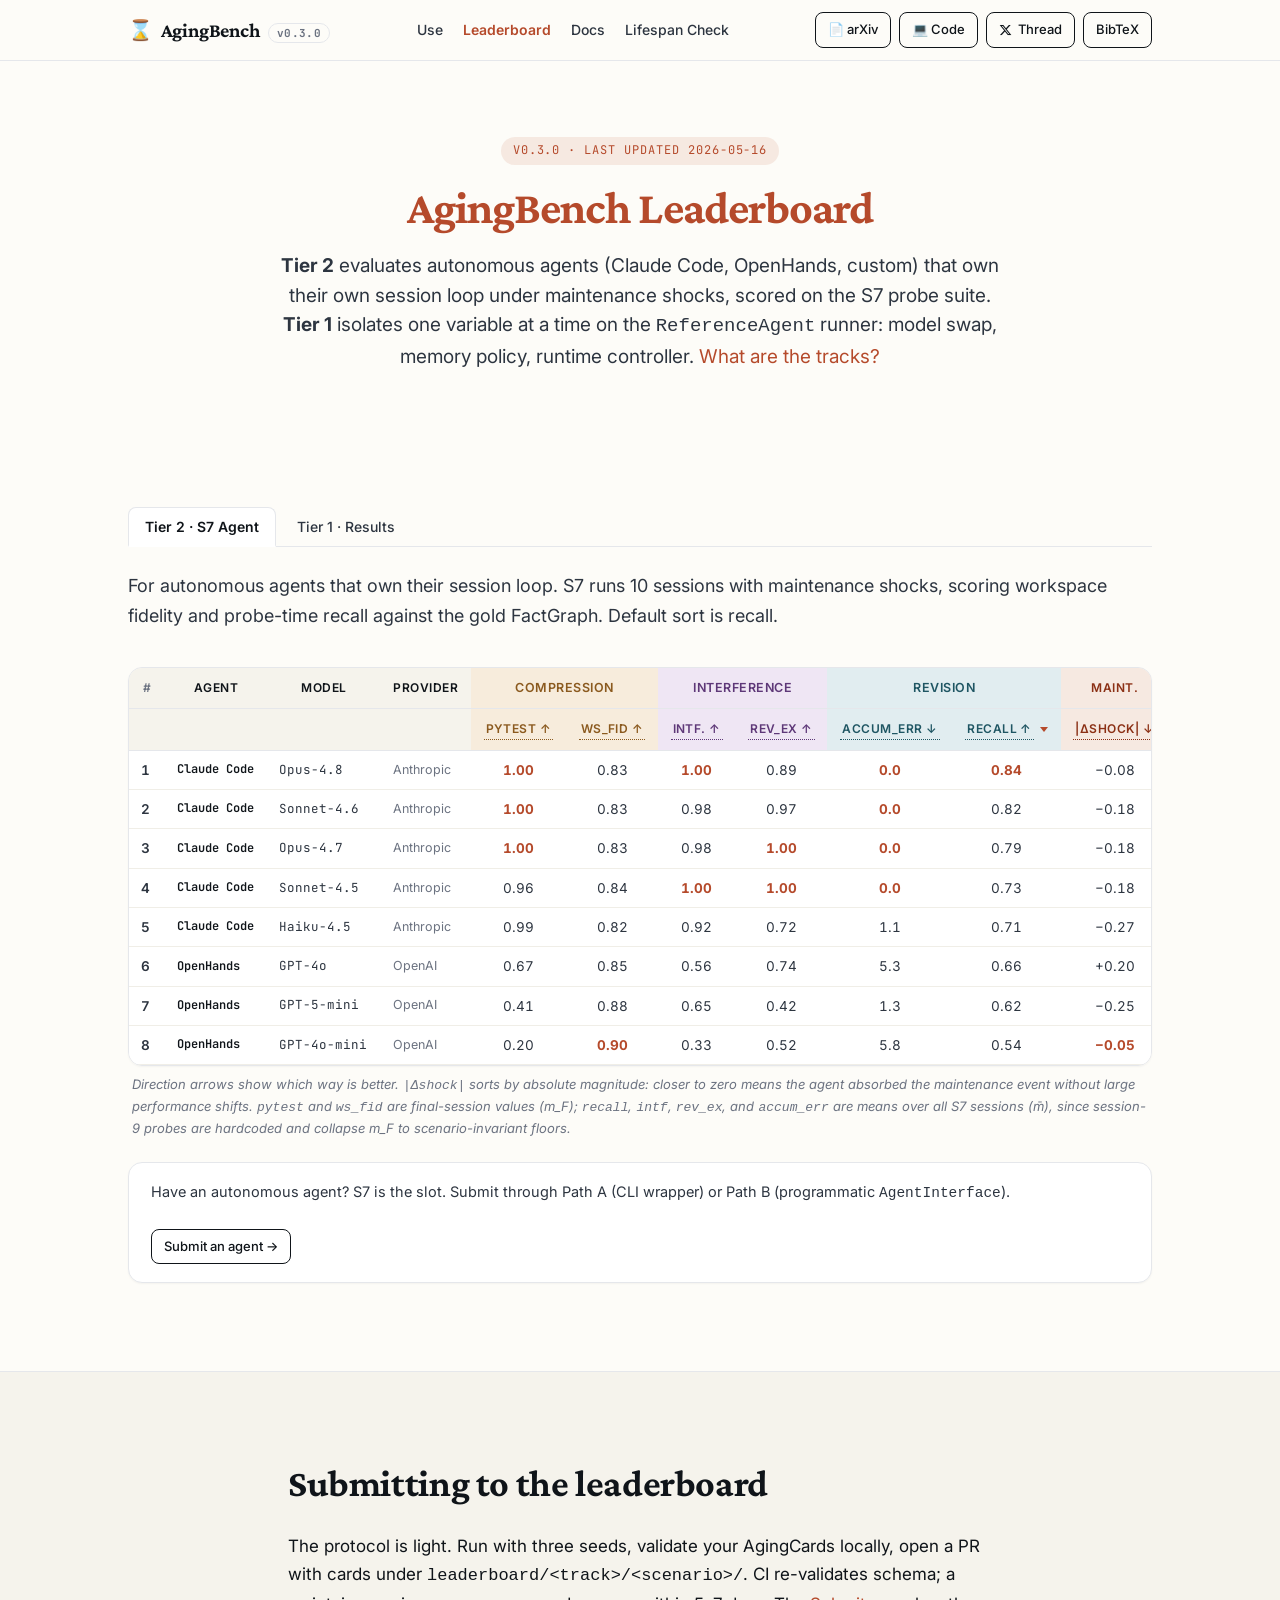
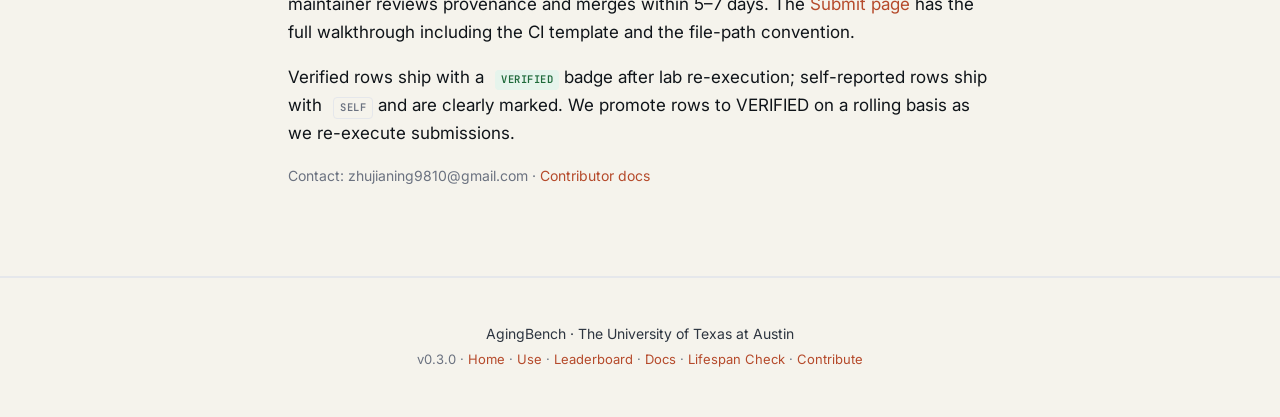
<file: leaderboard.html>
<!DOCTYPE html>
<html lang="en">
<head>
  <meta charset="UTF-8" />
  <meta name="viewport" content="width=device-width, initial-scale=1.0" />
  <title>Leaderboard · AgingBench</title>
  <meta name="description" content="Multi-track leaderboard for AgingBench: model swaps, memory policies, runtime controllers, and autonomous agents under longitudinal pressure." />

  <meta property="og:title" content="AgingBench Leaderboard" />
  <meta property="og:description" content="Five submission tracks. Validated AgingCards. Self-reported and lab-verified rows." />
  <meta property="og:type" content="website" />
  <meta property="og:url" content="https://agingbench.github.io/leaderboard.html" />
  <meta property="og:image" content="https://agingbench.github.io/assets/img/website_page_card.jpg" />
  <meta property="og:image:width" content="1287" />
  <meta property="og:image:height" content="674" />
  <meta name="twitter:card" content="summary_large_image" />
  <meta name="twitter:title" content="AgingBench Leaderboard" />
  <meta name="twitter:description" content="Five submission tracks. Validated AgingCards. Self-reported and lab-verified rows." />
  <meta name="twitter:image" content="https://agingbench.github.io/assets/img/website_page_card.jpg" />

  <link rel="icon" href="data:image/svg+xml;utf8,&lt;svg xmlns='http://www.w3.org/2000/svg' viewBox='0 0 64 64'&gt;&lt;text y='52' font-size='52'&gt;⌛&lt;/text&gt;&lt;/svg&gt;" />
  <link rel="preconnect" href="https://fonts.googleapis.com" />
  <link rel="preconnect" href="https://fonts.gstatic.com" crossorigin />
  <link href="https://fonts.googleapis.com/css2?family=Crimson+Pro:wght@400;600;700&family=Inter:wght@400;500;600;700&family=JetBrains+Mono:wght@400;500&display=swap" rel="stylesheet" />
  <link rel="stylesheet" href="assets/css/main.css" />
  <link rel="stylesheet" href="https://cdnjs.cloudflare.com/ajax/libs/font-awesome/6.5.1/css/all.min.css" />
</head>
<body>

<!-- ========== HEADER ========== -->
<header class="site-header">
  <div class="container header-inner">
    <a class="brand" href="index.html"><span class="brand-mark">⌛</span> AgingBench<span class="version-badge">v0.3.0</span></a>
    <nav class="top-nav">
      <a href="use.html">Use</a>
      <a href="leaderboard.html" aria-current="page" class="nav-active">Leaderboard</a>
      <a href="docs.html">Docs</a>
      <a href="telemetry.html">Lifespan Check</a>
    </nav>
    <div class="resource-buttons">
      <a href="https://arxiv.org/abs/2605.26302" class="btn" target="_blank" rel="noopener">📄 arXiv</a>
      <a href="https://github.com/VITA-Group/AgingBench" class="btn">💻 Code</a>
      <a href="https://x.com/Jianing9810/status/2059505235865780720" class="btn" target="_blank" rel="noopener"><i class="fa-brands fa-x-twitter"></i> Thread</a>
      <a href="index.html#cite" class="btn">BibTeX</a>
    </div>
  </div>
</header>

<a id="top"></a>

<!-- ========== HERO ========== -->
<section class="hero hero-tight">
  <div class="container">
    <p class="venue-tag">v0.3.0 · last updated 2026-05-16</p>
    <h1 class="hero-title">AgingBench Leaderboard</h1>
    <p class="hero-tagline"><strong>Tier 2</strong> evaluates autonomous agents (Claude Code, OpenHands, custom) that own their own session loop under maintenance shocks, scored on the S7 probe suite. <strong>Tier 1</strong> isolates one variable at a time on the <code>ReferenceAgent</code> runner: model swap, memory policy, runtime controller. <a href="use.html#tracks">What are the tracks?</a></p>
  </div>
</section>

<!-- ========== TRACK TABS ========== -->
<section class="section">
  <div class="container">

    <div class="track-tabs" role="tablist">
      <button class="track-tab active" data-track="agent" role="tab">Tier 2 · S7 Agent</button>
      <button class="track-tab" data-track="tier1" role="tab">Tier 1 · Results</button>
    </div>

    <!-- ====== TIER 1: combined panel with inner sub-tabs ====== -->
    <div class="track-panel" data-panel="tier1" id="track-tier1">
      <p class="section-lead">Tier 1 runs use a controlled runner. The <code>ReferenceAgent</code> harness owns the session loop and you swap one variable at a time. Three sub-tracks, each answering a different research question.</p>

      <div class="t1-tabs" role="tablist">
        <button class="t1-tab active" data-t1="model" role="tab">A · Model swap</button>
        <button class="t1-tab" data-t1="policy" role="tab">B · Memory policy</button>
        <button class="t1-tab" data-t1="controller" role="tab">C · Controller</button>
      </div>

      <!-- ----- A · Model ----- -->
      <div class="t1-panel active" data-t1panel="model" id="track-model">
      <p class="section-lead">Submitter swaps the LLM; agent (<code>ReferenceAgent</code> ReAct), memory policy, compaction prompt, and seeds held constant. This is the "tbench-shaped" track: which model ages better under identical scaffolding?</p>

      <div class="table-scroll">
        <table class="results-table">
          <thead>
            <tr>
              <th rowspan="2">Status</th>
              <th rowspan="2">Model</th>
              <th rowspan="2">Scale</th>
              <th colspan="3" class="grp-c">Compression</th>
              <th colspan="2" class="grp-i">Interference</th>
              <th colspan="2" class="grp-r">Revision</th>
              <th class="grp-m">Maint.</th>
            </tr>
            <tr>
              <th class="grp-c">S1 half-life(<span class="metric" data-metric="kw_m">kw_m</span>)</th>
              <th class="grp-c"><span class="metric" data-metric="prec">S2 prec.</span></th>
              <th class="grp-c"><span class="metric" data-metric="fidel">S3 fidel.</span></th>
              <th class="grp-i"><span class="metric" data-metric="dep_rec">S4 dep_rec</span></th>
              <th class="grp-i"><span class="metric" data-metric="s6_recall">S6 recall</span></th>
              <th class="grp-r"><span class="metric" data-metric="accum_err">S2 accum_err</span></th>
              <th class="grp-r"><span class="metric" data-metric="s7_recall">S5 recall</span></th>
              <th class="grp-m"><span class="metric" data-metric="shock">S6 Δshock</span></th>
            </tr>
          </thead>
          <tbody>
            <tr class="row-divider"><td colspan="11"><em>Open models · lossy compression</em></td></tr>
            <tr><td><span class="row-badge verified">VERIFIED</span></td><td>Llama-3.1-8B</td><td>8B</td><td>5.8</td><td>0.40</td><td>0.44</td><td>0.20</td><td><strong>0.03</strong></td><td>157</td><td>0.33</td><td>−0.17 / +0.08</td></tr>
            <tr><td><span class="row-badge verified">VERIFIED</span></td><td>Qwen3-8B</td><td>8B</td><td>6.2</td><td>0.53</td><td>0.46</td><td>0.13</td><td>0.15</td><td>192</td><td>0.33</td><td>+0.04 / +0.08</td></tr>
            <tr><td><span class="row-badge verified">VERIFIED</span></td><td>DeepSeek-7B</td><td>7B</td><td><strong>5.6</strong></td><td>0.67</td><td>0.43</td><td>0.28</td><td>0.11</td><td>211</td><td>0.60</td><td>−0.08 / +0.00</td></tr>
            <tr><td><span class="row-badge verified">VERIFIED</span></td><td>Qwen3-14B</td><td>14B</td><td>7.9</td><td>0.50</td><td>0.52</td><td>0.18</td><td>0.22</td><td>64</td><td>0.33</td><td>−0.13 / +0.04</td></tr>
            <tr><td><span class="row-badge verified">VERIFIED</span></td><td>DeepSeek-14B</td><td>14B</td><td>5.9</td><td>0.57</td><td>0.42</td><td>0.22</td><td>0.08</td><td>107</td><td>0.47</td><td>+0.00 / +0.13</td></tr>
            <tr><td><span class="row-badge verified">VERIFIED</span></td><td>Gemma4-31B</td><td>31B</td><td>4.9<sup>‡</sup></td><td>0.57</td><td>0.80</td><td>0.18</td><td>0.07</td><td>132</td><td>0.33</td><td>−0.04 / −0.04</td></tr>
            <tr><td><span class="row-badge verified">VERIFIED</span></td><td>gpt-oss-120B</td><td>120B</td><td>5.4<sup>‡</sup></td><td>0.37</td><td>0.42</td><td>0.33</td><td>0.21</td><td>124</td><td>0.40</td><td>−0.21 / −0.29</td></tr>
            <tr><td><span class="row-badge verified">VERIFIED</span></td><td>GPT-4o</td><td>API</td><td>7.6</td><td>0.43</td><td>0.50</td><td>0.10</td><td>0.14</td><td><strong>227</strong></td><td>0.27</td><td>+0.04 / +0.08</td></tr>
            <tr><td><span class="row-badge verified">VERIFIED</span></td><td>Haiku-4.5</td><td>API</td><td>6.9</td><td>0.32</td><td>0.48</td><td><strong>0.00</strong></td><td>0.13</td><td>153</td><td>0.60</td><td>+0.00 / −0.04</td></tr>
          </tbody>
        </table>
      </div>
      <p class="table-note">S1 column shows half-life in sessions for the <span class="metric" data-metric="kw_m">kw_m</span> survival curve (higher = more durable; ∞ = never crossed 0.5 within the deployment window). <sup>‡</sup> indicates that at least one seed gave ∞; reported value is the mean over the finite seeds. Two-value entries in the Maint. column are <code>(recompact / flush_history)</code> shock deltas.</p>

      <div class="lb-cta">
        <p>This track currently has only UT-Austin-run rows. Submit your model's card to land here; same protocol as Tier-2.</p>
        <a href="use.html#submit" class="btn">Submit a model card →</a>
      </div>
    </div>

      <!-- ----- B · Memory Policy ----- -->
      <div class="t1-panel" data-t1panel="policy" id="track-policy">
      <p class="section-lead">Same memory policy (<code>summarize_store</code>), two compaction prompts (<em>lossy</em> vs <em>careful</em>), across four models — the policy-contrast slice of the paper's Table 3. Use this to read off how much of the across-row spread is attributable to the prompt rather than the model. Track B opens for external <code>MemoryPolicy</code> submissions in v0.3.0.</p>

      <div class="table-scroll">
        <table class="results-table">
          <thead>
            <tr>
              <th rowspan="2">Status</th>
              <th rowspan="2">Model</th>
              <th rowspan="2">Compaction</th>
              <th colspan="3" class="grp-c">Compression</th>
              <th colspan="2" class="grp-i">Interference</th>
              <th colspan="2" class="grp-r">Revision</th>
              <th class="grp-m">Maint.</th>
            </tr>
            <tr>
              <th class="grp-c">S1 half-life(<span class="metric" data-metric="kw_m">kw_m</span>)</th>
              <th class="grp-c"><span class="metric" data-metric="prec">S2 prec.</span></th>
              <th class="grp-c"><span class="metric" data-metric="fidel">S3 fidel.</span></th>
              <th class="grp-i"><span class="metric" data-metric="dep_rec">S4 dep_rec</span></th>
              <th class="grp-i"><span class="metric" data-metric="s6_recall">S6 recall</span></th>
              <th class="grp-r"><span class="metric" data-metric="accum_err">S2 accum_err</span></th>
              <th class="grp-r"><span class="metric" data-metric="s7_recall">S5 recall</span></th>
              <th class="grp-m"><span class="metric" data-metric="shock">S6 Δshock</span></th>
            </tr>
          </thead>
          <tbody>
            <tr class="row-divider"><td colspan="11"><em>Paper Table 3 · policy contrast slice (4 models × {lossy, careful})</em></td></tr>
            <tr><td><span class="row-badge verified">VERIFIED</span></td><td>Qwen3-8B</td><td>lossy</td><td>6.2</td><td>0.53</td><td>0.46</td><td>0.13</td><td>0.15</td><td>192</td><td>0.33</td><td>+0.04</td></tr>
            <tr><td><span class="row-badge verified">VERIFIED</span></td><td>Qwen3-8B</td><td>careful</td><td>5.9</td><td>0.80</td><td>0.30</td><td>0.46</td><td>0.11</td><td>123</td><td>0.27</td><td>+0.21</td></tr>
            <tr><td><span class="row-badge verified">VERIFIED</span></td><td>Gemma4-31B</td><td>lossy</td><td>4.9<sup>‡</sup></td><td>0.57</td><td>0.80</td><td>0.18</td><td>0.07</td><td>132</td><td>0.33</td><td>−0.04</td></tr>
            <tr><td><span class="row-badge verified">VERIFIED</span></td><td>Gemma4-31B</td><td>careful</td><td>7.4<sup>‡</sup></td><td>0.40</td><td>0.69</td><td>0.18</td><td>0.40</td><td>51</td><td>0.33</td><td>−0.50</td></tr>
            <tr><td><span class="row-badge verified">VERIFIED</span></td><td>gpt-oss-120B</td><td>lossy</td><td>5.4<sup>‡</sup></td><td>0.37</td><td>0.42</td><td>0.33</td><td>0.21</td><td>124</td><td>0.40</td><td>−0.21</td></tr>
            <tr><td><span class="row-badge verified">VERIFIED</span></td><td>gpt-oss-120B</td><td>careful</td><td>∞</td><td>0.30</td><td>0.63</td><td>0.15</td><td>0.33</td><td>180</td><td>0.33</td><td>−0.21</td></tr>
            <tr><td><span class="row-badge verified">VERIFIED</span></td><td>GPT-4o</td><td>lossy</td><td>7.6</td><td>0.43</td><td>0.50</td><td>0.10</td><td>0.14</td><td>227</td><td>0.27</td><td>+0.04</td></tr>
            <tr><td><span class="row-badge verified">VERIFIED</span></td><td>GPT-4o</td><td>careful</td><td>∞</td><td>0.53</td><td>0.77</td><td>0.18</td><td>0.38</td><td>167</td><td>0.27</td><td>−0.17</td></tr>
          </tbody>
        </table>
      </div>
      <p class="table-note">All eight rows come from the paper's main results table (Table 3). <sup>‡</sup> indicates that at least one seed gave ∞; reported half-life is the mean over the finite seeds. Read the lossy → careful rows pairwise per model: e.g. Gemma4-31B picks up substantially more <em>S2 precision</em> headroom under careful (+0.40 abs) but its S1 half-life moves only modestly, illustrating that compaction-prompt investment pays off where the utilization margin can absorb it (paper §6 / Finding II). Track B opens for external <code>MemoryPolicy</code> submissions in v0.3.0 — submit a custom subclass and we'll add it to this matrix.</p>

      <div class="lb-cta">
        <p>Submitting a memory policy? Subclass <code>MemoryPolicy</code>, point your SUT YAML's <code>memory_policy.type</code> at the import path, run the lite or full suite, and note "Track B (memory policy)" in the PR description. The first-class <code>--memory-policy</code> CLI flag lands in v1.1.</p>
        <a href="use.html#tracks" class="btn">How to submit a policy →</a>
      </div>
    </div>

      <!-- ----- C · Controller (placeholder) ----- -->
      <div class="t1-panel" data-t1panel="controller" id="track-controller">
        <div class="track-empty">
          <h4>Controller track will open in future</h4>
          <p>The <code>ThresholdController</code> ABC ships in <code>core/controller.py</code> in v0.3.0. The CLI flag (<code>--controller-import-path</code>) and the leaderboard track will open in future with two reference controllers (lag-recall trigger, accumulator-promotes-to-typed-state). Read the <a href="docs.html#diagnose">runtime-control framing</a> in the docs.</p>
        </div>
      </div>
    </div><!-- /track-panel#track-tier1 -->

    <!-- ====== TIER 2: Agent (S7), primary surface ====== -->
    <div class="track-panel active" data-panel="agent" id="track-agent">
      <p class="section-lead">For autonomous agents that own their session loop. S7 runs 10 sessions with maintenance shocks, scoring workspace fidelity and probe-time recall against the gold FactGraph. Default sort is recall.</p>

      <div class="table-scroll">
        <table class="results-table leaderboard-table" id="lb-table">
          <thead>
            <tr>
              <th class="lb-rank">#</th>
              <th data-key="agent" data-dir="asc" class="sortable">Agent</th>
              <th data-key="model" data-dir="asc" class="sortable">Model</th>
              <th data-key="org" data-dir="asc" class="sortable">Provider</th>
              <th colspan="2" class="grp-c">Compression</th>
              <th colspan="2" class="grp-i">Interference</th>
              <th colspan="2" class="grp-r">Revision</th>
              <th class="grp-m">Maint.</th>
            </tr>
            <tr>
              <th class="lb-rank"></th>
              <th></th>
              <th></th>
              <th></th>
              <th class="grp-c sortable" data-key="pytest" data-dir="desc"><span class="metric" data-metric="pytest">pytest ↑</span></th>
              <th class="grp-c sortable" data-key="ws_fid" data-dir="desc"><span class="metric" data-metric="ws_fid">ws_fid ↑</span></th>
              <th class="grp-i sortable" data-key="intf" data-dir="desc"><span class="metric" data-metric="intf">intf. ↑</span></th>
              <th class="grp-i sortable" data-key="rev_ex" data-dir="desc"><span class="metric" data-metric="rev_ex">rev_ex ↑</span></th>
              <th class="grp-r sortable" data-key="accum_err" data-dir="asc"><span class="metric" data-metric="accum_err">accum_err ↓</span></th>
              <th class="grp-r sortable lb-default" data-key="recall" data-dir="desc"><span class="metric" data-metric="s7_recall">recall ↑</span></th>
              <th class="grp-m sortable" data-key="shock" data-dir="abs-asc"><span class="metric" data-metric="shock">|Δshock| ↓</span></th>
            </tr>
          </thead>
          <tbody id="lb-body">
            <!-- rows injected by leaderboard.js -->
          </tbody>
        </table>
      </div>
      <p class="table-note">Direction arrows show which way is better. <code>|Δshock|</code> sorts by absolute magnitude: closer to zero means the agent absorbed the maintenance event without large performance shifts. <code>pytest</code> and <code>ws_fid</code> are final-session values (m_F); <code>recall</code>, <code>intf</code>, <code>rev_ex</code>, and <code>accum_err</code> are means over all S7 sessions (m̄), since session-9 probes are hardcoded and collapse m_F to scenario-invariant floors.</p>

      <div class="lb-cta">
        <p>Have an autonomous agent? S7 is the slot. Submit through Path A (CLI wrapper) or Path B (programmatic <code>AgentInterface</code>).</p>
        <a href="use.html#tracks" class="btn">Submit an agent →</a>
      </div>
    </div>

  </div>
</section>

<!-- ========== SUBMISSION POINTER ========== -->
<section class="section bg-soft">
  <div class="container narrow">
    <h2 class="section-title">Submitting to the leaderboard</h2>
    <p>The protocol is light. Run with three seeds, validate your AgingCards locally, open a PR with cards under <code>leaderboard/&lt;track&gt;/&lt;scenario&gt;/</code>. CI re-validates schema; a maintainer reviews provenance and merges within 5–7 days. The <a href="use.html#submit">Submit page</a> has the full walkthrough including the CI template and the file-path convention.</p>
    <p>Verified rows ship with a <span class="row-badge verified">VERIFIED</span> badge after lab re-execution; self-reported rows ship with <span class="row-badge self">SELF</span> and are clearly marked. We promote rows to VERIFIED on a rolling basis as we re-execute submissions.</p>
    <p class="muted-line">Contact: <span class="muted">zhujianing9810@gmail.com</span> · <a href="docs.html#contribute">Contributor docs</a></p>
  </div>
</section>

<!-- ========== FOOTER ========== -->
<footer class="site-footer">
  <div class="container">
    <p>AgingBench · The University of Texas at Austin</p>
    <p class="muted">v0.3.0 · <a href="index.html">Home</a> · <a href="use.html">Use</a> · <a href="leaderboard.html">Leaderboard</a> · <a href="docs.html">Docs</a> · <a href="telemetry.html">Lifespan Check</a> · <a href="docs.html#contribute">Contribute</a></p>
  </div>
</footer>

<script src="assets/js/metrics.js"></script>
<script src="assets/js/leaderboard.js"></script>
</body>
</html>
</file>
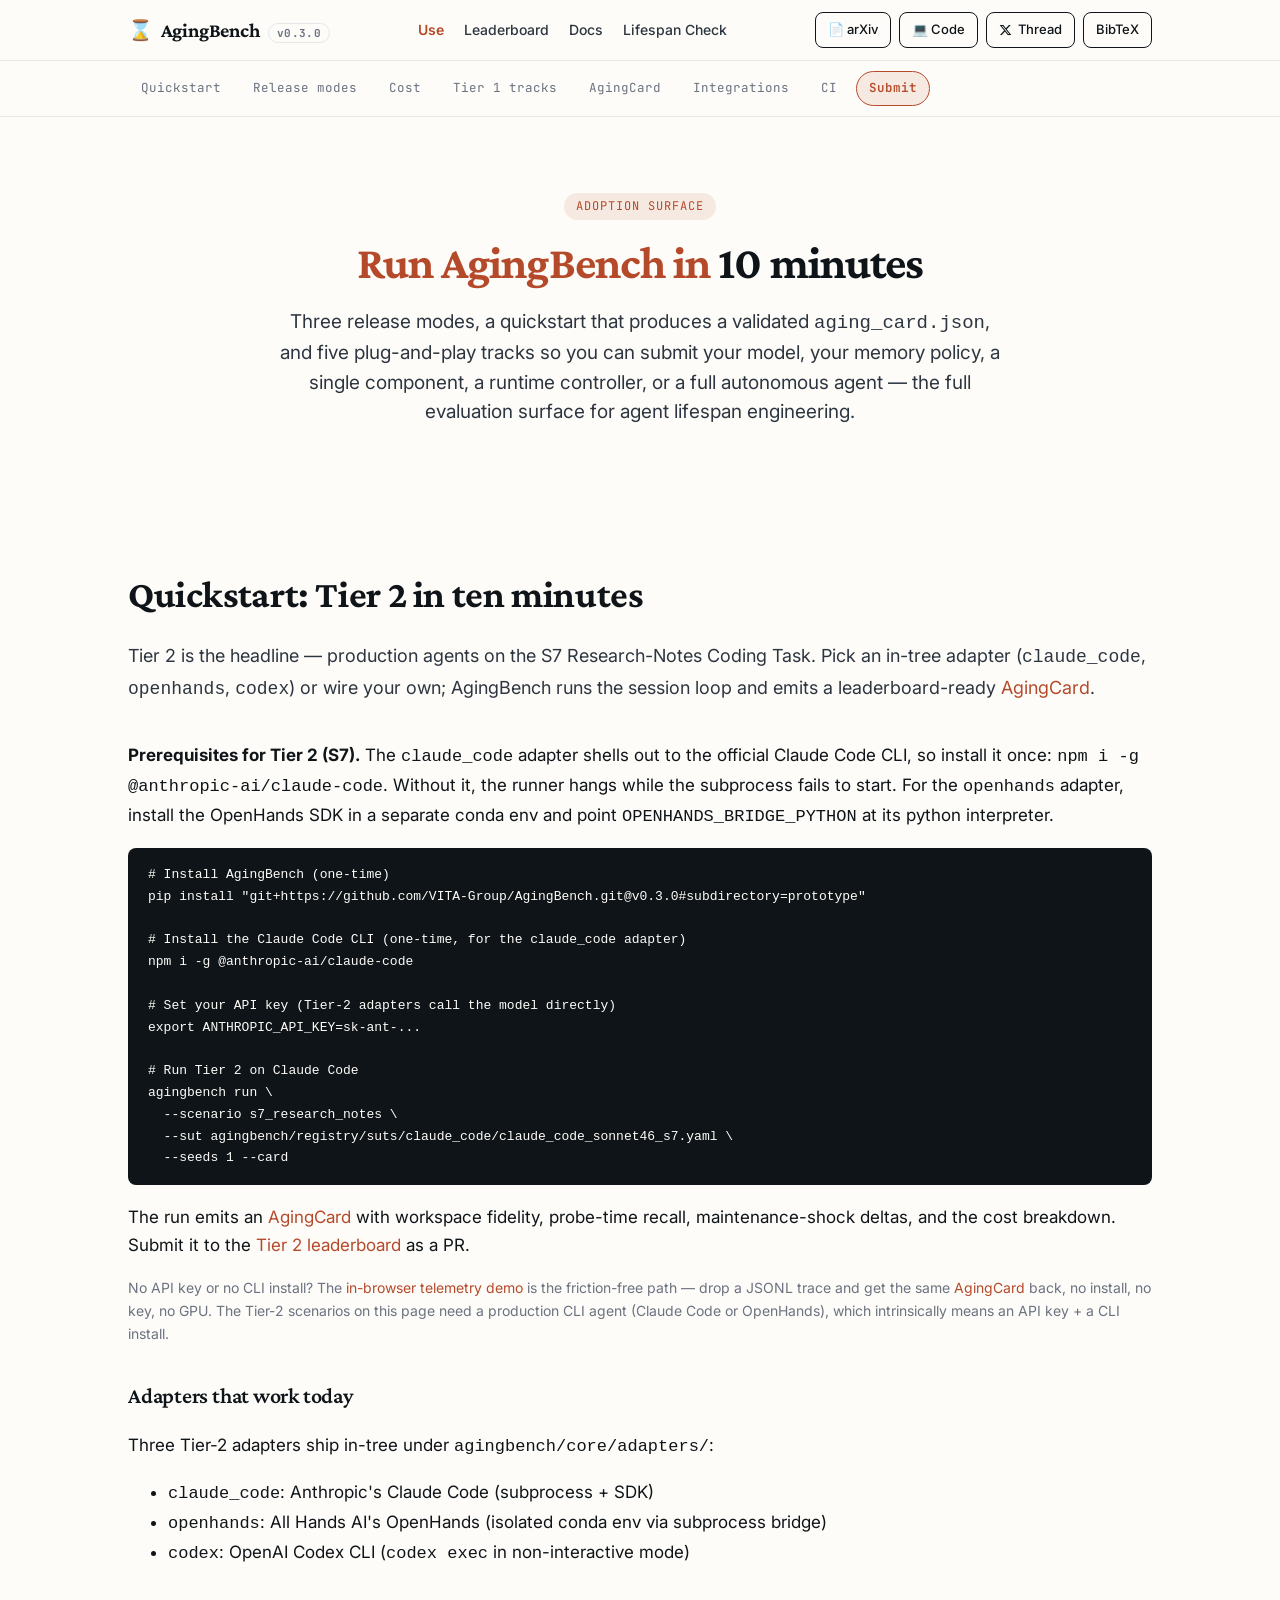
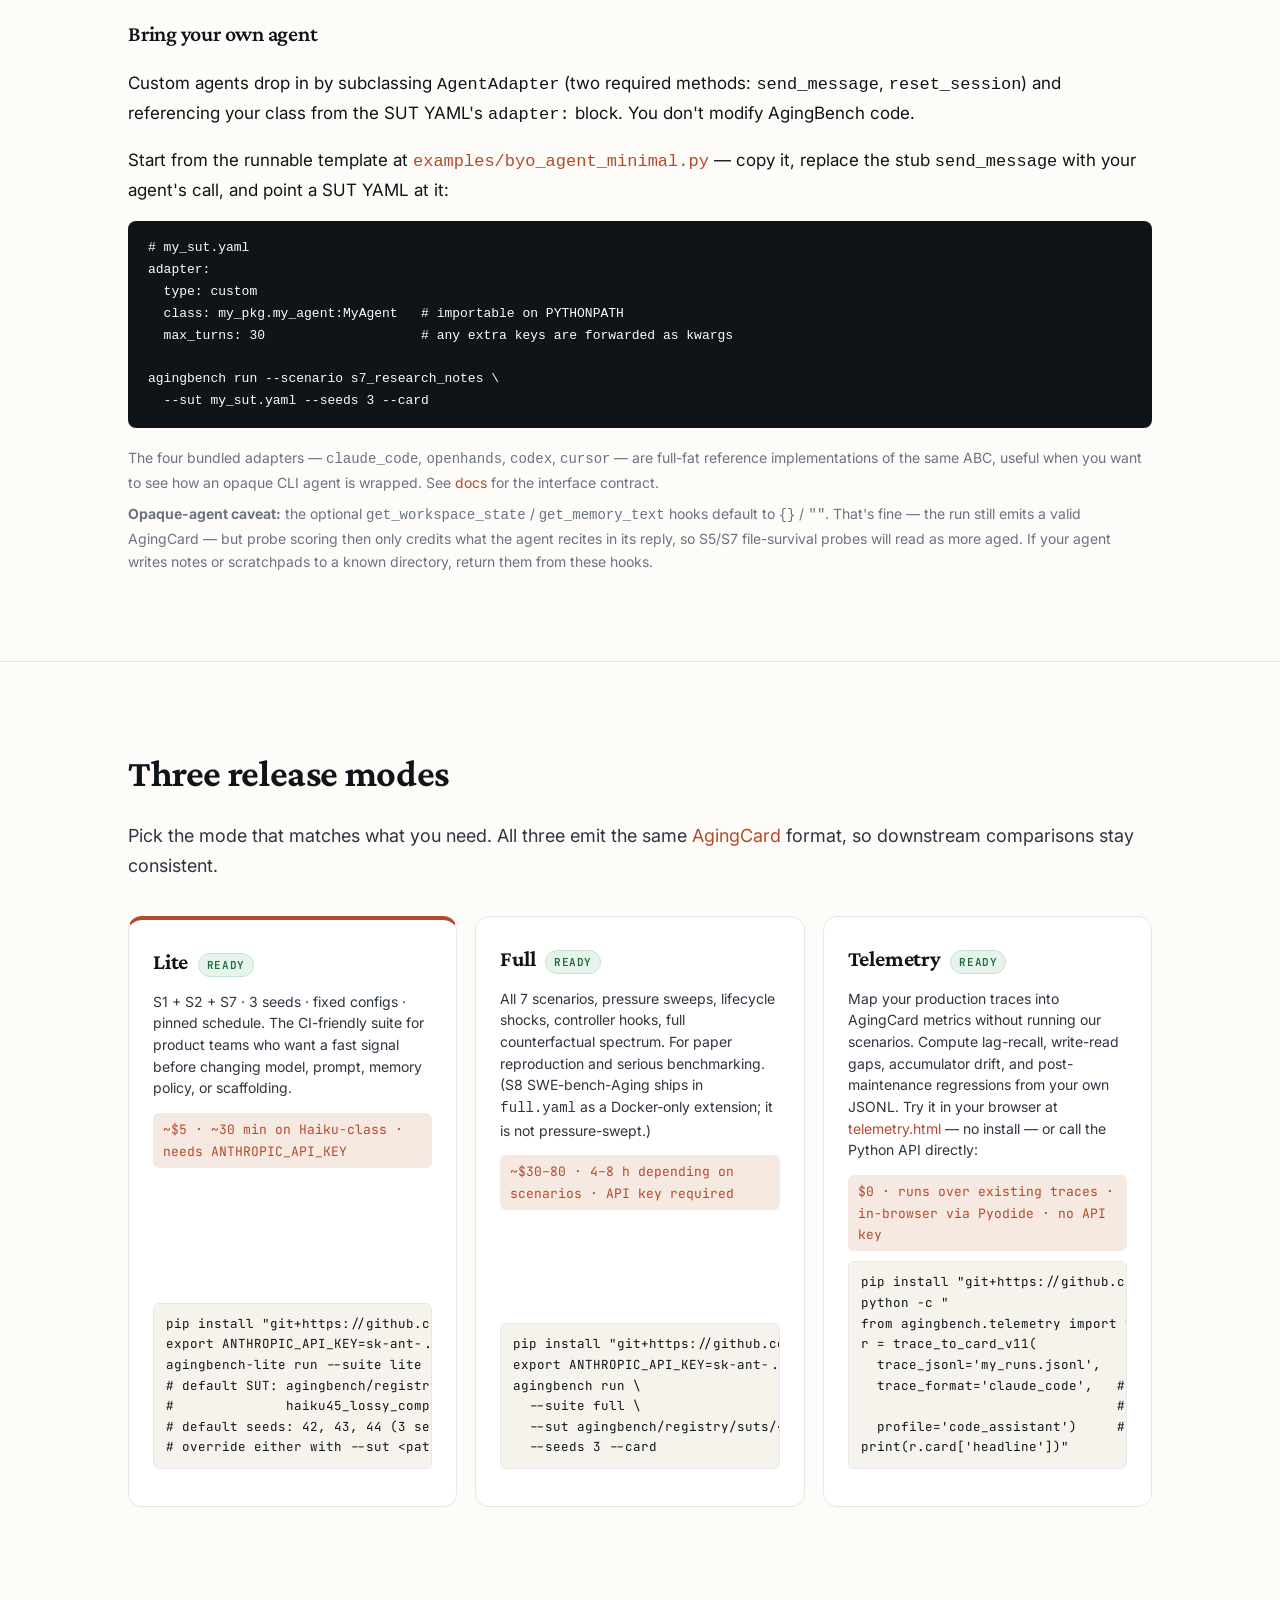
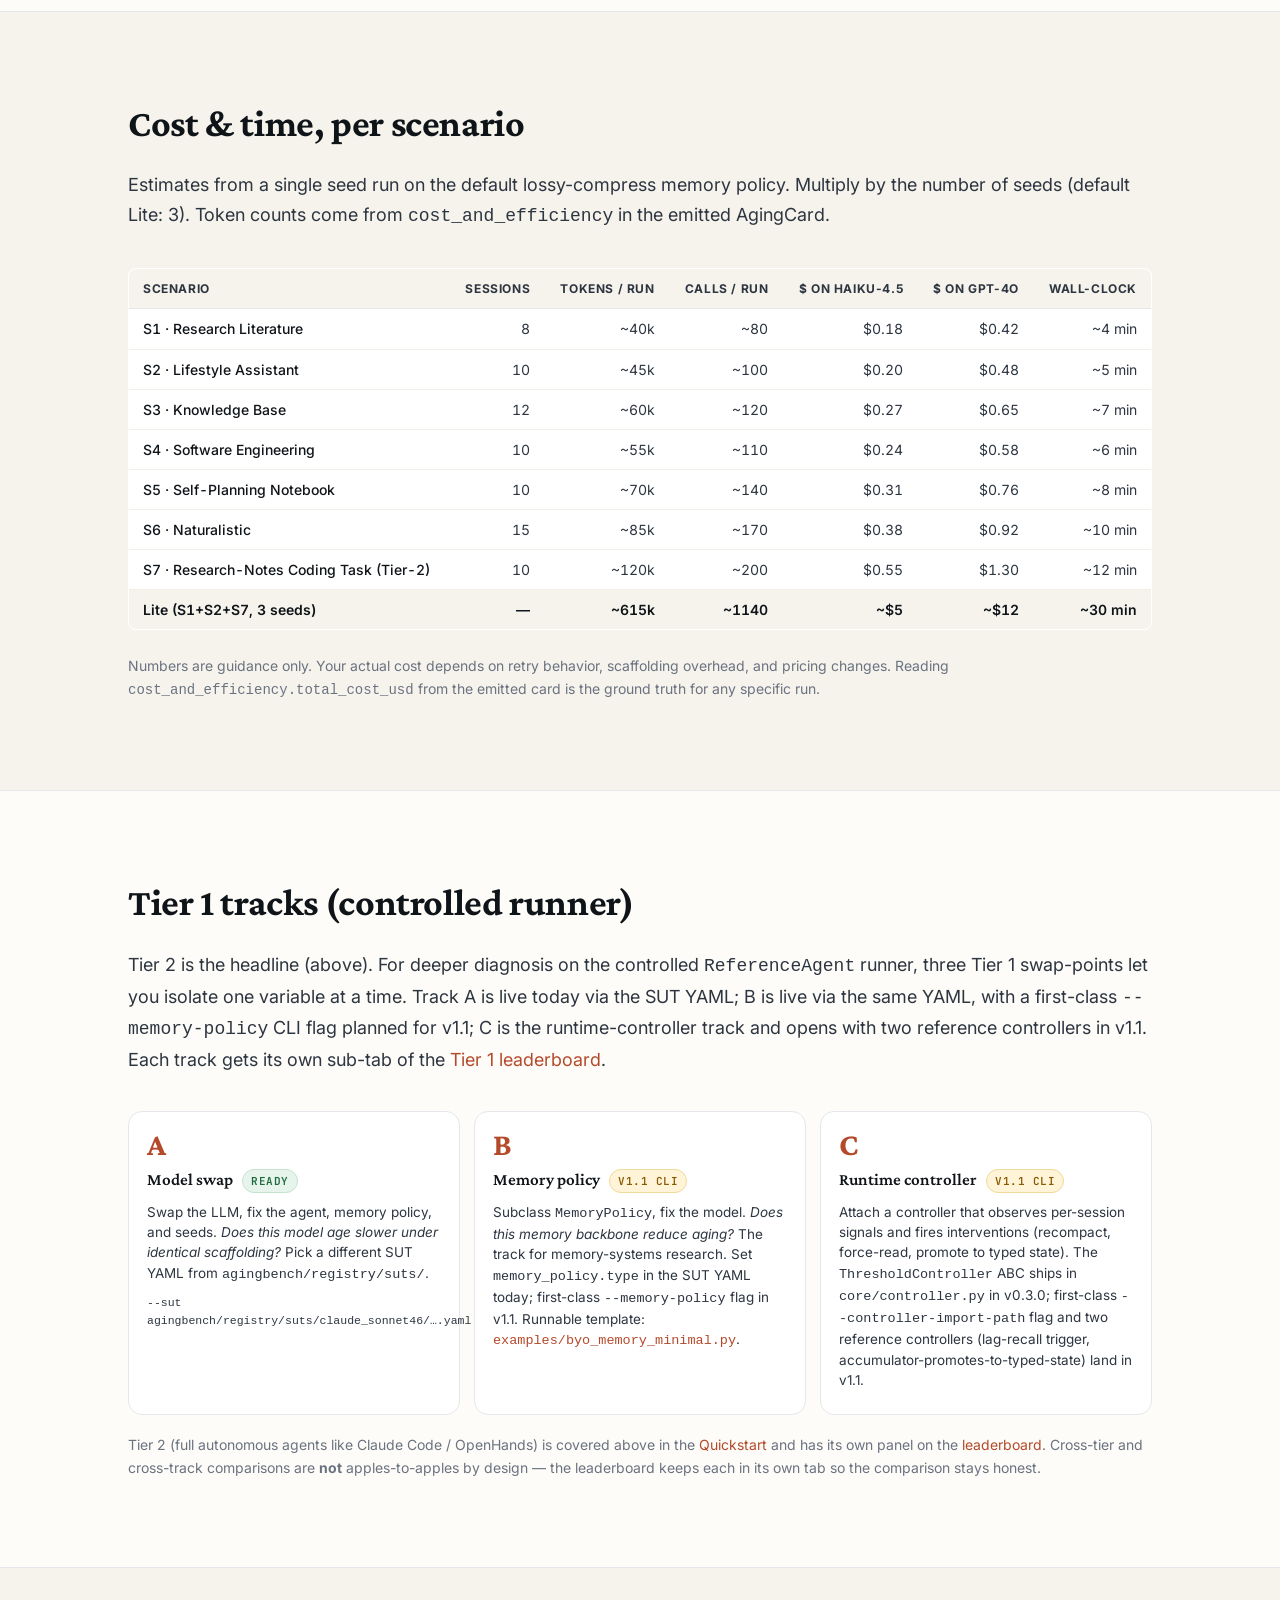
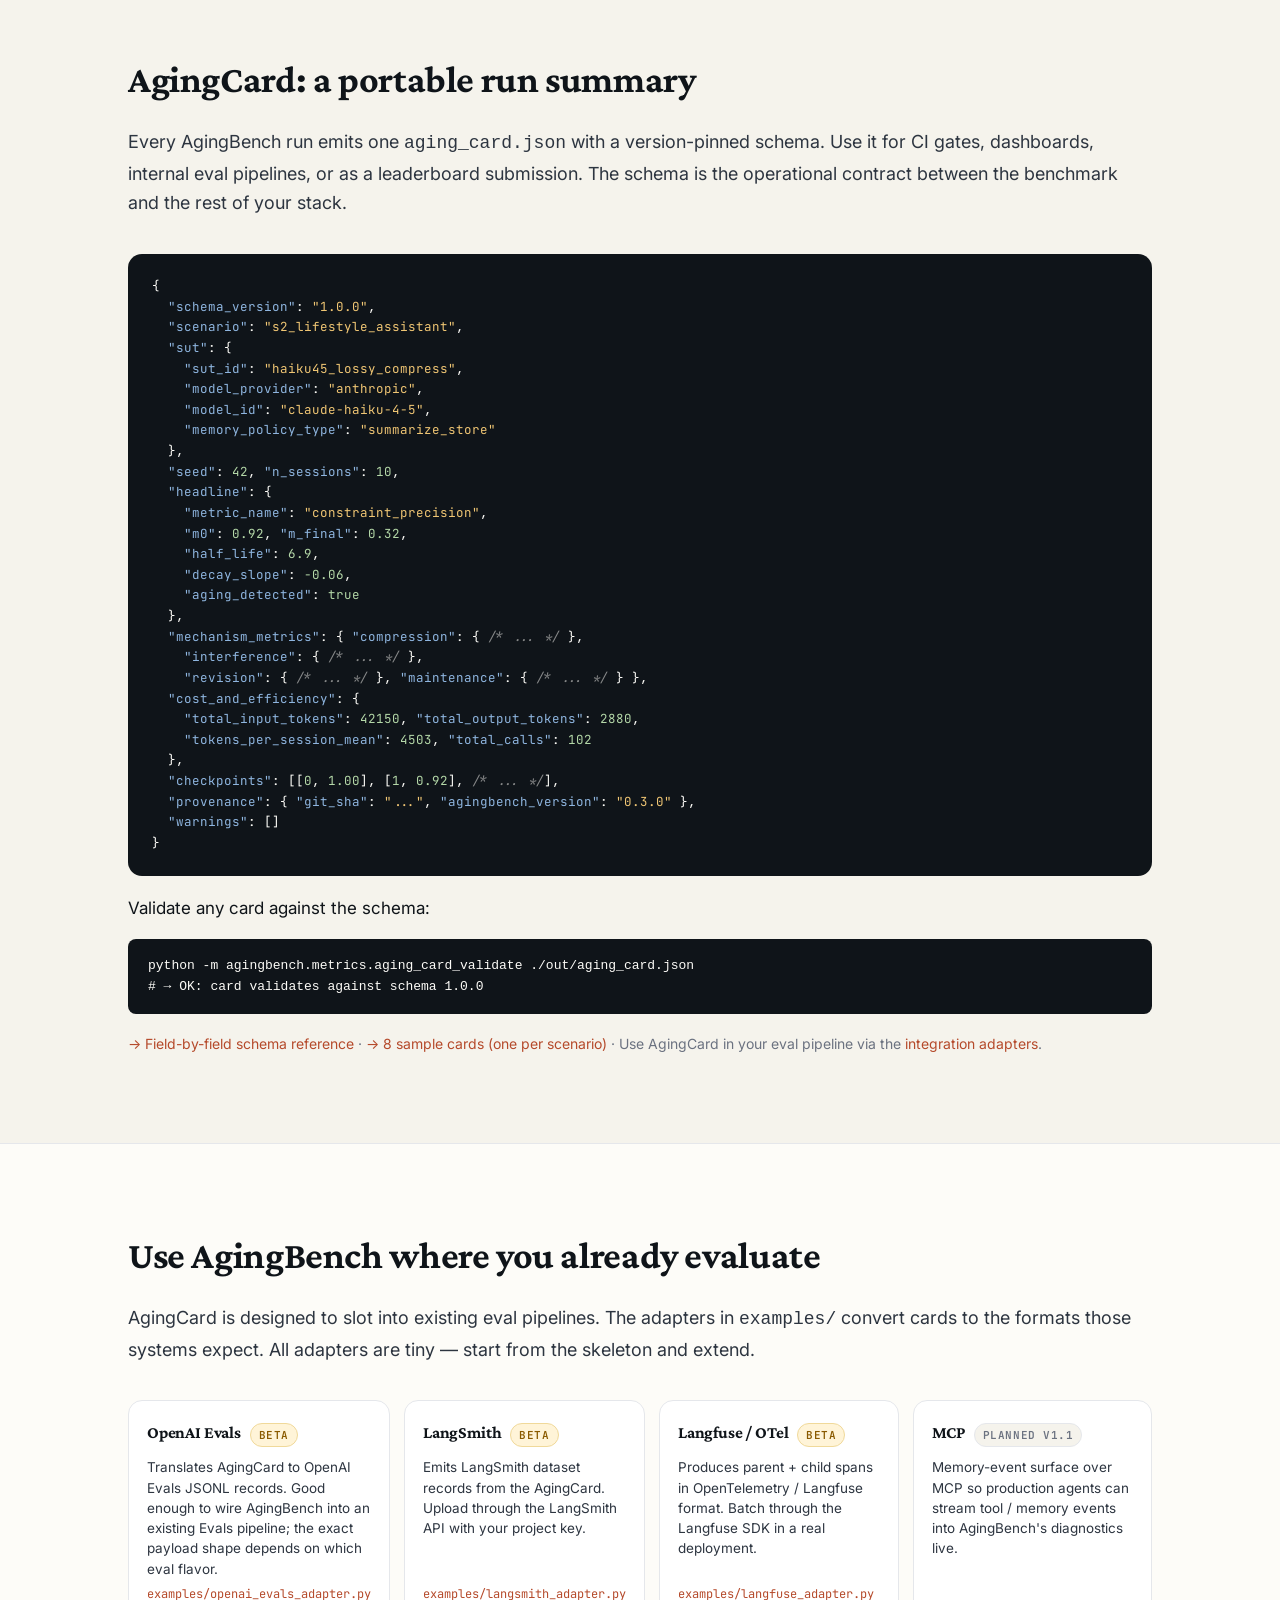
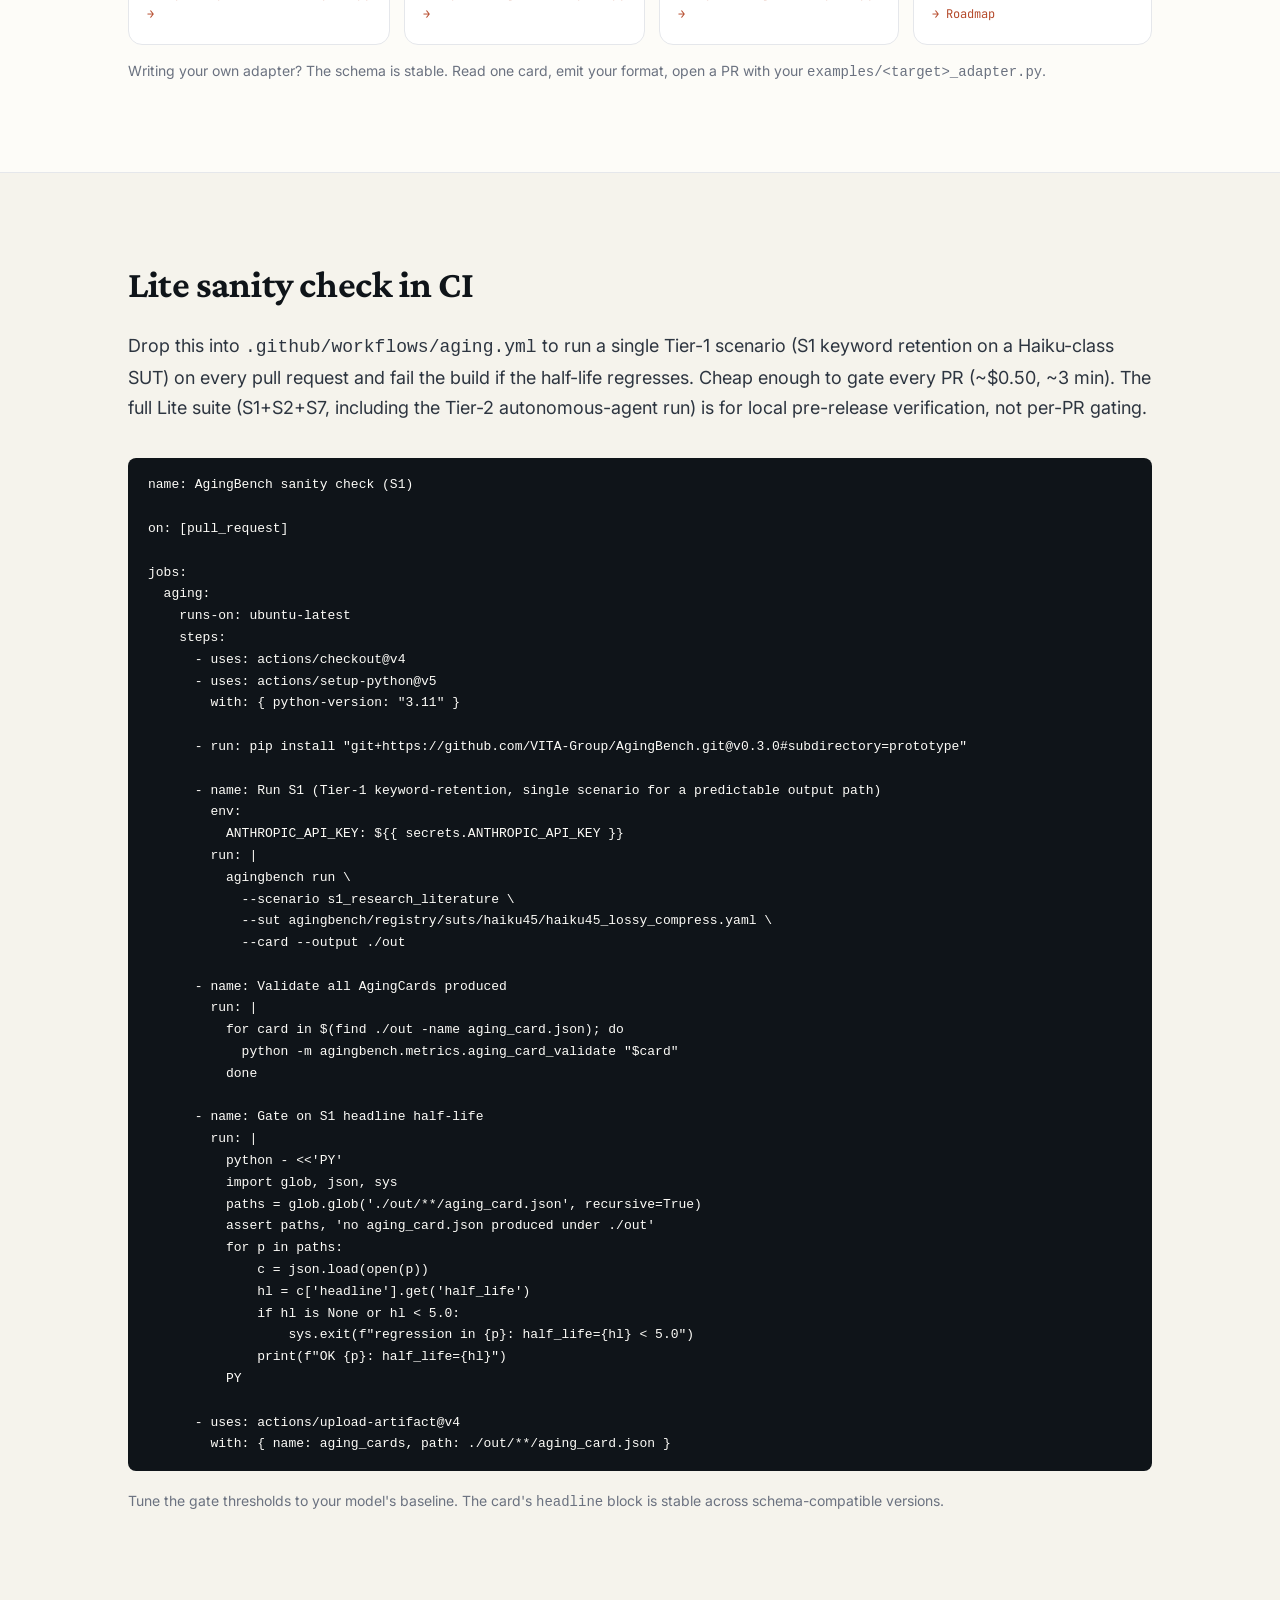
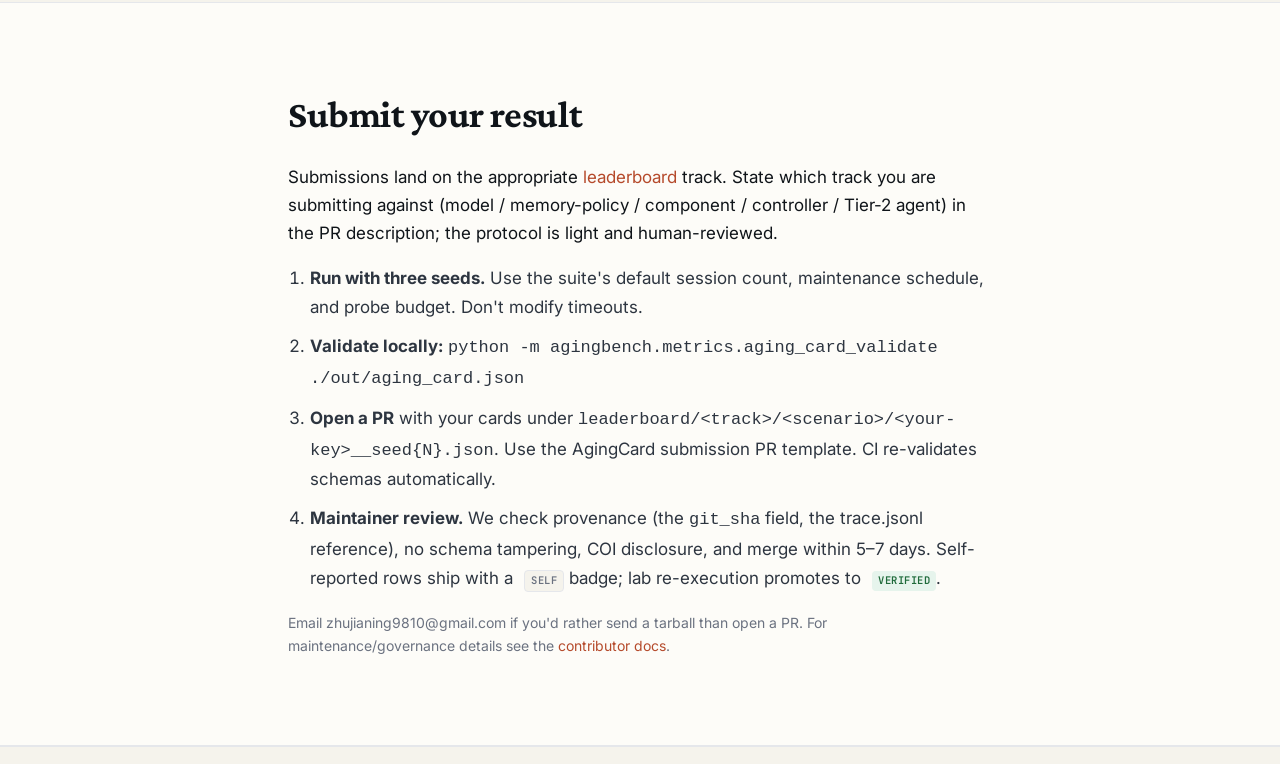
<file: use.html>
<!DOCTYPE html>
<html lang="en">
<head>
  <meta charset="UTF-8" />
  <meta name="viewport" content="width=device-width, initial-scale=1.0" />
  <title>Run AgingBench · plug-and-play in 10 minutes</title>
  <meta name="description" content="Three release modes, a quickstart that actually works, and five plug-and-play tracks for submitting model, memory policy, component, controller, or agent results." />

  <meta property="og:title" content="Run AgingBench in 10 minutes" />
  <meta property="og:description" content="One pip install. Three release modes, AgingCard interop format, three Tier-1 swap-points plus a Tier-2 production-agent track." />
  <meta property="og:type" content="website" />
  <meta property="og:url" content="https://agingbench.github.io/use.html" />
  <meta property="og:image" content="https://agingbench.github.io/assets/img/website_page_card.jpg" />
  <meta property="og:image:width" content="1287" />
  <meta property="og:image:height" content="674" />
  <meta name="twitter:card" content="summary_large_image" />
  <meta name="twitter:title" content="Run AgingBench in 10 minutes" />
  <meta name="twitter:description" content="One pip install. Three release modes, AgingCard interop format, three Tier-1 swap-points plus a Tier-2 production-agent track." />
  <meta name="twitter:image" content="https://agingbench.github.io/assets/img/website_page_card.jpg" />

  <link rel="icon" href="data:image/svg+xml;utf8,&lt;svg xmlns='http://www.w3.org/2000/svg' viewBox='0 0 64 64'&gt;&lt;text y='52' font-size='52'&gt;⌛&lt;/text&gt;&lt;/svg&gt;" />
  <link rel="preconnect" href="https://fonts.googleapis.com" />
  <link rel="preconnect" href="https://fonts.gstatic.com" crossorigin />
  <link href="https://fonts.googleapis.com/css2?family=Crimson+Pro:wght@400;600;700&family=Inter:wght@400;500;600;700&family=JetBrains+Mono:wght@400;500&display=swap" rel="stylesheet" />
  <link rel="stylesheet" href="assets/css/main.css" />
  <link rel="stylesheet" href="https://cdnjs.cloudflare.com/ajax/libs/font-awesome/6.5.1/css/all.min.css" />
</head>
<body>

<!-- ========== HEADER ========== -->
<header class="site-header">
  <div class="container header-inner">
    <a class="brand" href="index.html"><span class="brand-mark">⌛</span> AgingBench<span class="version-badge">v0.3.0</span></a>
    <nav class="top-nav">
      <a href="use.html" aria-current="page" class="nav-active">Use</a>
      <a href="leaderboard.html">Leaderboard</a>
      <a href="docs.html">Docs</a>
      <a href="telemetry.html">Lifespan Check</a>
    </nav>
    <div class="resource-buttons">
      <a href="https://arxiv.org/abs/2605.26302" class="btn" target="_blank" rel="noopener">📄 arXiv</a>
      <a href="https://github.com/VITA-Group/AgingBench" class="btn">💻 Code</a>
      <a href="https://x.com/Jianing9810/status/2059505235865780720" class="btn" target="_blank" rel="noopener"><i class="fa-brands fa-x-twitter"></i> Thread</a>
      <a href="index.html#cite" class="btn">BibTeX</a>
    </div>
  </div>
</header>

<a id="top"></a>

<!-- ========== IN-PAGE NAV (sticky pill bar, mobile-friendly) ========== -->
<nav class="page-pillbar" aria-label="On this page">
  <div class="page-pillbar-inner">
    <a href="#quickstart">Quickstart</a>
    <a href="#modes">Release modes</a>
    <a href="#cost">Cost</a>
    <a href="#tracks">Tier 1 tracks</a>
    <a href="#card">AgingCard</a>
    <a href="#integrations">Integrations</a>
    <a href="#ci">CI</a>
    <a href="#submit">Submit</a>
  </div>
</nav>

<!-- ========== HERO ========== -->
<section class="hero hero-tight">
  <div class="container">
    <p class="venue-tag">Adoption surface</p>
    <h1 class="hero-title">Run AgingBench in <span class="accent">10 minutes</span></h1>
    <p class="hero-tagline">Three release modes, a quickstart that produces a validated <code>aging_card.json</code>, and five plug-and-play tracks so you can submit your model, your memory policy, a single component, a runtime controller, or a full autonomous agent — the full evaluation surface for agent lifespan engineering.</p>
  </div>
</section>

<!-- ========== QUICKSTART (Tier-2 first) ========== -->
<section id="quickstart" class="section">
  <div class="container">
    <h2 class="section-title">Quickstart: Tier 2 in ten minutes</h2>
    <p class="section-lead">Tier 2 is the headline — production agents on the S7 Research-Notes Coding Task. Pick an in-tree adapter (<code>claude_code</code>, <code>openhands</code>, <code>codex</code>) or wire your own; AgingBench runs the session loop and emits a leaderboard-ready <a href="#card">AgingCard</a>.</p>

    <p class="callout-note" style="margin-top:8px;"><strong>Prerequisites for Tier 2 (S7).</strong> The <code>claude_code</code> adapter shells out to the official Claude Code CLI, so install it once: <code>npm i -g @anthropic-ai/claude-code</code>. Without it, the runner hangs while the subprocess fails to start. For the <code>openhands</code> adapter, install the OpenHands SDK in a separate conda env and point <code>OPENHANDS_BRIDGE_PYTHON</code> at its python interpreter.</p>

    <div class="code-block"><code># Install AgingBench (one-time)
pip install "git+https://github.com/VITA-Group/AgingBench.git@v0.3.0#subdirectory=prototype"

# Install the Claude Code CLI (one-time, for the claude_code adapter)
npm i -g @anthropic-ai/claude-code

# Set your API key (Tier-2 adapters call the model directly)
export ANTHROPIC_API_KEY=sk-ant-...

# Run Tier 2 on Claude Code
agingbench run \
  --scenario s7_research_notes \
  --sut agingbench/registry/suts/claude_code/claude_code_sonnet46_s7.yaml \
  --seeds 1 --card</code></div>

    <p style="margin-top: 14px;">The run emits an <a href="#card">AgingCard</a> with workspace fidelity, probe-time recall, maintenance-shock deltas, and the cost breakdown. Submit it to the <a href="leaderboard.html">Tier 2 leaderboard</a> as a PR.</p>
    <p class="muted-line">No API key or no CLI install? The <a href="telemetry.html">in-browser telemetry demo</a> is the friction-free path — drop a JSONL trace and get the same <a href="#card">AgingCard</a> back, no install, no key, no GPU. The Tier-2 scenarios on this page need a production CLI agent (Claude Code or OpenHands), which intrinsically means an API key + a CLI install.</p>

    <h3 class="subsection" style="margin-top: 32px;">Adapters that work today</h3>
    <p>Three Tier-2 adapters ship in-tree under <code>agingbench/core/adapters/</code>:</p>
    <ul class="agent-list">
      <li><code>claude_code</code>: Anthropic's Claude Code (subprocess + SDK)</li>
      <li><code>openhands</code>: All Hands AI's OpenHands (isolated conda env via subprocess bridge)</li>
      <li><code>codex</code>: OpenAI Codex CLI (<code>codex exec</code> in non-interactive mode)</li>
    </ul>

    <h3 class="subsection">Bring your own agent</h3>
    <p>Custom agents drop in by subclassing <code>AgentAdapter</code> (two required methods: <code>send_message</code>, <code>reset_session</code>) and referencing your class from the SUT YAML's <code>adapter:</code> block. You don't modify AgingBench code.</p>
    <p>Start from the runnable template at <a href="https://github.com/VITA-Group/AgingBench/blob/main/prototype/examples/byo_agent_minimal.py"><code>examples/byo_agent_minimal.py</code></a> — copy it, replace the stub <code>send_message</code> with your agent's call, and point a SUT YAML at it:</p>
    <div class="code-block"><code># my_sut.yaml
adapter:
  type: custom
  class: my_pkg.my_agent:MyAgent   # importable on PYTHONPATH
  max_turns: 30                    # any extra keys are forwarded as kwargs

agingbench run --scenario s7_research_notes \
  --sut my_sut.yaml --seeds 3 --card</code></div>
    <p class="muted-line" style="margin-top: 10px;">The four bundled adapters — <code>claude_code</code>, <code>openhands</code>, <code>codex</code>, <code>cursor</code> — are full-fat reference implementations of the same ABC, useful when you want to see how an opaque CLI agent is wrapped. See <a href="docs.html">docs</a> for the interface contract.</p>
    <p class="muted-line" style="margin-top: 6px;"><strong>Opaque-agent caveat:</strong> the optional <code>get_workspace_state</code> / <code>get_memory_text</code> hooks default to <code>{}</code> / <code>""</code>. That's fine — the run still emits a valid AgingCard — but probe scoring then only credits what the agent recites in its reply, so S5/S7 file-survival probes will read as more aged. If your agent writes notes or scratchpads to a known directory, return them from these hooks.</p>
  </div>
</section>

<!-- ========== RELEASE MODES ========== -->
<section id="modes" class="section">
  <div class="container">
    <h2 class="section-title">Three release modes</h2>
    <p class="section-lead">Pick the mode that matches what you need. All three emit the same <a href="#card">AgingCard</a> format, so downstream comparisons stay consistent.</p>

    <div class="mode-row">
      <article class="mode-card accent">
        <h3>Lite <span class="status ready">Ready</span></h3>
        <p class="mode-line">S1 + S2 + S7 · 3 seeds · fixed configs · pinned schedule. The CI-friendly suite for product teams who want a fast signal before changing model, prompt, memory policy, or scaffolding.</p>
        <span class="mode-cost">~$5 · ~30 min on Haiku-class · needs ANTHROPIC_API_KEY</span>
        <pre class="mode-install">pip install "git+https://github.com/VITA-Group/AgingBench.git@v0.3.0#subdirectory=prototype"
export ANTHROPIC_API_KEY=sk-ant-...
agingbench-lite run --suite lite --card
# default SUT: agingbench/registry/suts/haiku45/
#              haiku45_lossy_compress.yaml
# default seeds: 42, 43, 44 (3 seeds)
# override either with --sut &lt;path.yaml&gt; / --seeds N</pre>
      </article>
      <article class="mode-card">
        <h3>Full <span class="status ready">Ready</span></h3>
        <p class="mode-line">All 7 scenarios, pressure sweeps, lifecycle shocks, controller hooks, full counterfactual spectrum. For paper reproduction and serious benchmarking. (S8 SWE-bench-Aging ships in <code>full.yaml</code> as a Docker-only extension; it is not pressure-swept.)</p>
        <span class="mode-cost">~$30–80 · 4–8 h depending on scenarios · API key required</span>
        <pre class="mode-install">pip install "git+https://github.com/VITA-Group/AgingBench.git@v0.3.0#subdirectory=prototype"
export ANTHROPIC_API_KEY=sk-ant-...  # or OPENAI_API_KEY, depending on SUT
agingbench run \
  --suite full \
  --sut agingbench/registry/suts/&lt;your-sut.yaml&gt; \
  --seeds 3 --card</pre>
      </article>
      <article class="mode-card">
        <h3>Telemetry <span class="status ready">Ready</span></h3>
        <p class="mode-line">Map your production traces into AgingCard metrics without running our scenarios. Compute lag-recall, write-read gaps, accumulator drift, and post-maintenance regressions from your own JSONL. Try it in your browser at <a href="telemetry.html">telemetry.html</a> — no install — or call the Python API directly:</p>
        <span class="mode-cost">$0 · runs over existing traces · in-browser via Pyodide · no API key</span>
        <pre class="mode-install">pip install "git+https://github.com/VITA-Group/AgingBench.git@v0.3.0#subdirectory=prototype"
python -c "
from agingbench.telemetry import trace_to_card_v11
r = trace_to_card_v11(
  trace_jsonl='my_runs.jsonl',
  trace_format='claude_code',   # or openai_assistants, openhands,
                                #    langfuse, langsmith, otlp, generic
  profile='code_assistant')     # or generic
print(r.card['headline'])"</pre>
      </article>
    </div>
  </div>
</section>

<!-- ========== COST TABLE ========== -->
<section id="cost" class="section bg-soft">
  <div class="container">
    <h2 class="section-title">Cost &amp; time, per scenario</h2>
    <p class="section-lead">Estimates from a single seed run on the default lossy-compress memory policy. Multiply by the number of seeds (default Lite: 3). Token counts come from <code>cost_and_efficiency</code> in the emitted AgingCard.</p>

    <table class="cost-table">
      <thead>
        <tr>
          <th>Scenario</th>
          <th>Sessions</th>
          <th>Tokens / run</th>
          <th>Calls / run</th>
          <th>$ on Haiku-4.5</th>
          <th>$ on GPT-4o</th>
          <th>Wall-clock</th>
        </tr>
      </thead>
      <tbody>
        <tr><td>S1 · Research Literature</td><td>8</td><td>~40k</td><td>~80</td><td>$0.18</td><td>$0.42</td><td>~4 min</td></tr>
        <tr><td>S2 · Lifestyle Assistant</td><td>10</td><td>~45k</td><td>~100</td><td>$0.20</td><td>$0.48</td><td>~5 min</td></tr>
        <tr><td>S3 · Knowledge Base</td><td>12</td><td>~60k</td><td>~120</td><td>$0.27</td><td>$0.65</td><td>~7 min</td></tr>
        <tr><td>S4 · Software Engineering</td><td>10</td><td>~55k</td><td>~110</td><td>$0.24</td><td>$0.58</td><td>~6 min</td></tr>
        <tr><td>S5 · Self-Planning Notebook</td><td>10</td><td>~70k</td><td>~140</td><td>$0.31</td><td>$0.76</td><td>~8 min</td></tr>
        <tr><td>S6 · Naturalistic</td><td>15</td><td>~85k</td><td>~170</td><td>$0.38</td><td>$0.92</td><td>~10 min</td></tr>
        <tr><td>S7 · Research-Notes Coding Task (Tier-2)</td><td>10</td><td>~120k</td><td>~200</td><td>$0.55</td><td>$1.30</td><td>~12 min</td></tr>
        <tr class="row-total"><td>Lite (S1+S2+S7, 3 seeds)</td><td>—</td><td>~615k</td><td>~1140</td><td>~$5</td><td>~$12</td><td>~30 min</td></tr>
      </tbody>
    </table>
    <p class="muted-line">Numbers are guidance only. Your actual cost depends on retry behavior, scaffolding overhead, and pricing changes. Reading <code>cost_and_efficiency.total_cost_usd</code> from the emitted card is the ground truth for any specific run.</p>
  </div>
</section>

<!-- ========== PLUG-AND-PLAY SLOTS ========== -->
<section id="tracks" class="section">
  <div class="container">
    <h2 class="section-title">Tier 1 tracks (controlled runner)</h2>
    <p class="section-lead">Tier 2 is the headline (above). For deeper diagnosis on the controlled <code>ReferenceAgent</code> runner, three Tier 1 swap-points let you isolate one variable at a time. Track A is live today via the SUT YAML; B is live via the same YAML, with a first-class <code>--memory-policy</code> CLI flag planned for v1.1; C is the runtime-controller track and opens with two reference controllers in v1.1. Each track gets its own sub-tab of the <a href="leaderboard.html#track-tier1">Tier 1 leaderboard</a>.</p>

    <div class="t1-track-grid">

      <article class="t1-track-card">
        <div class="t1-track-letter">A</div>
        <h4>Model swap <span class="status ready">Ready</span></h4>
        <p>Swap the LLM, fix the agent, memory policy, and seeds. <em>Does this model age slower under identical scaffolding?</em> Pick a different SUT YAML from <code>agingbench/registry/suts/</code>.</p>
        <p class="slot-meta"><code>--sut agingbench/registry/suts/claude_sonnet46/&hellip;.yaml</code></p>
      </article>

      <article class="t1-track-card">
        <div class="t1-track-letter">B</div>
        <h4>Memory policy <span class="status beta">v1.1 CLI</span></h4>
        <p>Subclass <code>MemoryPolicy</code>, fix the model. <em>Does this memory backbone reduce aging?</em> The track for memory-systems research. Set <code>memory_policy.type</code> in the SUT YAML today; first-class <code>--memory-policy</code> flag in v1.1. Runnable template: <a href="https://github.com/VITA-Group/AgingBench/blob/main/prototype/examples/byo_memory_minimal.py"><code>examples/byo_memory_minimal.py</code></a>.</p>
      </article>

      <article class="t1-track-card">
        <div class="t1-track-letter">C</div>
        <h4>Runtime controller <span class="status beta">v1.1 CLI</span></h4>
        <p>Attach a controller that observes per-session signals and fires interventions (recompact, force-read, promote to typed state). The <code>ThresholdController</code> ABC ships in <code>core/controller.py</code> in v0.3.0; first-class <code>--controller-import-path</code> flag and two reference controllers (lag-recall trigger, accumulator-promotes-to-typed-state) land in v1.1.</p>
      </article>

    </div>
    <p class="muted-line" style="margin-top:18px;">Tier 2 (full autonomous agents like Claude Code / OpenHands) is covered above in the <a href="#quickstart">Quickstart</a> and has its own panel on the <a href="leaderboard.html#track-agent">leaderboard</a>. Cross-tier and cross-track comparisons are <strong>not</strong> apples-to-apples by design — the leaderboard keeps each in its own tab so the comparison stays honest.</p>
  </div>
</section>

<!-- ========== AGINGCARD ========== -->
<section id="card" class="section bg-soft">
  <div class="container">
    <h2 class="section-title">AgingCard: a portable run summary</h2>
    <p class="section-lead">Every AgingBench run emits one <code>aging_card.json</code> with a version-pinned schema. Use it for CI gates, dashboards, internal eval pipelines, or as a leaderboard submission. The schema is the operational contract between the benchmark and the rest of your stack.</p>

    <pre class="card-preview">{
  <span class="ck">"schema_version"</span>: <span class="cs">"1.0.0"</span>,
  <span class="ck">"scenario"</span>: <span class="cs">"s2_lifestyle_assistant"</span>,
  <span class="ck">"sut"</span>: {
    <span class="ck">"sut_id"</span>: <span class="cs">"haiku45_lossy_compress"</span>,
    <span class="ck">"model_provider"</span>: <span class="cs">"anthropic"</span>,
    <span class="ck">"model_id"</span>: <span class="cs">"claude-haiku-4-5"</span>,
    <span class="ck">"memory_policy_type"</span>: <span class="cs">"summarize_store"</span>
  },
  <span class="ck">"seed"</span>: <span class="cn">42</span>, <span class="ck">"n_sessions"</span>: <span class="cn">10</span>,
  <span class="ck">"headline"</span>: {
    <span class="ck">"metric_name"</span>: <span class="cs">"constraint_precision"</span>,
    <span class="ck">"m0"</span>: <span class="cn">0.92</span>, <span class="ck">"m_final"</span>: <span class="cn">0.32</span>,
    <span class="ck">"half_life"</span>: <span class="cn">6.9</span>,
    <span class="ck">"decay_slope"</span>: <span class="cn">-0.06</span>,
    <span class="ck">"aging_detected"</span>: <span class="cn">true</span>
  },
  <span class="ck">"mechanism_metrics"</span>: { <span class="ck">"compression"</span>: { <span class="cm">/* ... */</span> },
    <span class="ck">"interference"</span>: { <span class="cm">/* ... */</span> },
    <span class="ck">"revision"</span>: { <span class="cm">/* ... */</span> }, <span class="ck">"maintenance"</span>: { <span class="cm">/* ... */</span> } },
  <span class="ck">"cost_and_efficiency"</span>: {
    <span class="ck">"total_input_tokens"</span>: <span class="cn">42150</span>, <span class="ck">"total_output_tokens"</span>: <span class="cn">2880</span>,
    <span class="ck">"tokens_per_session_mean"</span>: <span class="cn">4503</span>, <span class="ck">"total_calls"</span>: <span class="cn">102</span>
  },
  <span class="ck">"checkpoints"</span>: [[<span class="cn">0</span>, <span class="cn">1.00</span>], [<span class="cn">1</span>, <span class="cn">0.92</span>], <span class="cm">/* ... */</span>],
  <span class="ck">"provenance"</span>: { <span class="ck">"git_sha"</span>: <span class="cs">"..."</span>, <span class="ck">"agingbench_version"</span>: <span class="cs">"0.3.0"</span> },
  <span class="ck">"warnings"</span>: []
}</pre>

    <p style="margin-top:12px;">Validate any card against the schema:</p>
    <div class="code-block"><code>python -m agingbench.metrics.aging_card_validate ./out/aging_card.json
# → OK: card validates against schema 1.0.0</code></div>

    <p class="muted-line">
      <a href="docs.html#schema">→ Field-by-field schema reference</a> ·
      <a href="docs.html#samples">→ 8 sample cards (one per scenario)</a> ·
      Use AgingCard in your eval pipeline via the <a href="#integrations">integration adapters</a>.
    </p>
  </div>
</section>

<!-- ========== INTEGRATIONS ========== -->
<section id="integrations" class="section">
  <div class="container">
    <h2 class="section-title">Use AgingBench where you already evaluate</h2>
    <p class="section-lead">AgingCard is designed to slot into existing eval pipelines. The adapters in <code>examples/</code> convert cards to the formats those systems expect. All adapters are tiny — start from the skeleton and extend.</p>

    <div class="integration-grid">
      <article class="integration-tile">
        <h4>OpenAI Evals <span class="status beta">Beta</span></h4>
        <p>Translates AgingCard to OpenAI Evals JSONL records. Good enough to wire AgingBench into an existing Evals pipeline; the exact payload shape depends on which eval flavor.</p>
        <a href="https://github.com/" rel="external">examples/openai_evals_adapter.py →</a>
      </article>
      <article class="integration-tile">
        <h4>LangSmith <span class="status beta">Beta</span></h4>
        <p>Emits LangSmith dataset records from the AgingCard. Upload through the LangSmith API with your project key.</p>
        <a href="https://github.com/" rel="external">examples/langsmith_adapter.py →</a>
      </article>
      <article class="integration-tile">
        <h4>Langfuse / OTel <span class="status beta">Beta</span></h4>
        <p>Produces parent + child spans in OpenTelemetry / Langfuse format. Batch through the Langfuse SDK in a real deployment.</p>
        <a href="https://github.com/" rel="external">examples/langfuse_adapter.py →</a>
      </article>
      <article class="integration-tile">
        <h4>MCP <span class="status planned">Planned v1.1</span></h4>
        <p>Memory-event surface over MCP so production agents can stream tool / memory events into AgingBench's diagnostics live.</p>
        <a href="docs.html#roadmap" rel="external">→ Roadmap</a>
      </article>
    </div>
    <p class="muted-line" style="margin-top:14px;">Writing your own adapter? The schema is stable. Read one card, emit your format, open a PR with your <code>examples/&lt;target&gt;_adapter.py</code>.</p>
  </div>
</section>

<!-- ========== CI RECIPE ========== -->
<section id="ci" class="section bg-soft">
  <div class="container">
    <h2 class="section-title">Lite sanity check in CI</h2>
    <p class="section-lead">Drop this into <code>.github/workflows/aging.yml</code> to run a single Tier-1 scenario (S1 keyword retention on a Haiku-class SUT) on every pull request and fail the build if the half-life regresses. Cheap enough to gate every PR (~$0.50, ~3 min). The full Lite suite (S1+S2+S7, including the Tier-2 autonomous-agent run) is for local pre-release verification, not per-PR gating.</p>

    <div class="code-block"><code>name: AgingBench sanity check (S1)

on: [pull_request]

jobs:
  aging:
    runs-on: ubuntu-latest
    steps:
      - uses: actions/checkout@v4
      - uses: actions/setup-python@v5
        with: { python-version: "3.11" }

      - run: pip install "git+https://github.com/VITA-Group/AgingBench.git@v0.3.0#subdirectory=prototype"

      - name: Run S1 (Tier-1 keyword-retention, single scenario for a predictable output path)
        env:
          ANTHROPIC_API_KEY: ${{ secrets.ANTHROPIC_API_KEY }}
        run: |
          agingbench run \
            --scenario s1_research_literature \
            --sut agingbench/registry/suts/haiku45/haiku45_lossy_compress.yaml \
            --card --output ./out

      - name: Validate all AgingCards produced
        run: |
          for card in $(find ./out -name aging_card.json); do
            python -m agingbench.metrics.aging_card_validate "$card"
          done

      - name: Gate on S1 headline half-life
        run: |
          python - &lt;&lt;'PY'
          import glob, json, sys
          paths = glob.glob('./out/**/aging_card.json', recursive=True)
          assert paths, 'no aging_card.json produced under ./out'
          for p in paths:
              c = json.load(open(p))
              hl = c['headline'].get('half_life')
              if hl is None or hl &lt; 5.0:
                  sys.exit(f"regression in {p}: half_life={hl} &lt; 5.0")
              print(f"OK {p}: half_life={hl}")
          PY

      - uses: actions/upload-artifact@v4
        with: { name: aging_cards, path: ./out/**/aging_card.json }</code></div>
    <p class="muted-line">Tune the gate thresholds to your model's baseline. The card's <code>headline</code> block is stable across schema-compatible versions.</p>
  </div>
</section>

<!-- ========== SUBMIT ========== -->
<section id="submit" class="section">
  <div class="container narrow">
    <h2 class="section-title">Submit your result</h2>
    <p>Submissions land on the appropriate <a href="leaderboard.html">leaderboard</a> track. State which track you are submitting against (model / memory-policy / component / controller / Tier-2 agent) in the PR description; the protocol is light and human-reviewed.</p>
    <ol class="submit-steps">
      <li><strong>Run with three seeds.</strong> Use the suite's default session count, maintenance schedule, and probe budget. Don't modify timeouts.</li>
      <li><strong>Validate locally:</strong> <code>python -m agingbench.metrics.aging_card_validate ./out/aging_card.json</code></li>
      <li><strong>Open a PR</strong> with your cards under <code>leaderboard/&lt;track&gt;/&lt;scenario&gt;/&lt;your-key&gt;__seed{N}.json</code>. Use the AgingCard submission PR template. CI re-validates schemas automatically.</li>
      <li><strong>Maintainer review.</strong> We check provenance (the <code>git_sha</code> field, the trace.jsonl reference), no schema tampering, COI disclosure, and merge within 5–7 days. Self-reported rows ship with a <span class="row-badge self">SELF</span> badge; lab re-execution promotes to <span class="row-badge verified">VERIFIED</span>.</li>
    </ol>
    <p class="muted-line" style="margin-top:18px;">Email <span class="muted">zhujianing9810@gmail.com</span> if you'd rather send a tarball than open a PR. For maintenance/governance details see the <a href="docs.html#contribute">contributor docs</a>.</p>
  </div>
</section>

<!-- ========== FOOTER ========== -->
<footer class="site-footer">
  <div class="container">
    <p>AgingBench · The University of Texas at Austin</p>
    <p class="muted">v0.3.0 · <a href="index.html">Home</a> · <a href="use.html">Use</a> · <a href="leaderboard.html">Leaderboard</a> · <a href="docs.html">Docs</a> · <a href="telemetry.html">Lifespan Check</a> · <a href="docs.html#contribute">Contribute</a></p>
  </div>
</footer>

<script src="assets/js/demo.js"></script>
<script src="assets/js/metrics.js"></script>
<script src="assets/js/pillbar.js"></script>
</body>
</html>
</file>
<file: assets/css/main.css>
/* ============================================================
   AgingBench companion site
   Design tone: minimal academic. Inspired by recursivemas.github.io.
   Palette: ink on cream, with mechanism accents.
   ============================================================ */

:root {
  --ink:        #0f1419;
  --ink-soft:   #2d3540;
  --muted:      #6b7280;
  --line:       #e5e7eb;
  --bg:         #fdfcf8;
  --bg-soft:    #f5f3ec;
  --accent:     #b54a2b;       /* warm rust, the "aging" tone */
  --accent-soft:#f6e9e1;

  /* mechanism colors */
  --m-compression:  #c98a3b;   /* amber */
  --m-interference: #8554a8;   /* violet */
  --m-revision:     #2c7a8a;   /* teal */
  --m-maintenance:  #b54a2b;   /* rust */

  --serif: "Crimson Pro", Georgia, "Times New Roman", serif;
  --sans:  "Inter", -apple-system, BlinkMacSystemFont, "Segoe UI", sans-serif;
  --mono:  "JetBrains Mono", "SF Mono", Menlo, Consolas, monospace;

  --radius:     8px;
  --radius-lg:  14px;
  --shadow-sm:  0 1px 2px rgba(15, 20, 25, 0.04);
  --shadow-md:  0 6px 20px rgba(15, 20, 25, 0.08);
}

* { box-sizing: border-box; }

html, body {
  margin: 0;
  padding: 0;
  background: var(--bg);
  color: var(--ink);
  font-family: var(--sans);
  font-size: 17px;
  line-height: 1.65;
  -webkit-font-smoothing: antialiased;
  text-rendering: optimizeLegibility;
}

img { max-width: 100%; height: auto; display: block; }

a {
  color: var(--accent);
  text-decoration: none;
  border-bottom: 1px solid transparent;
  transition: border-color 0.15s ease;
}
a:hover { border-bottom-color: var(--accent); }

.container {
  max-width: 1080px;
  margin: 0 auto;
  padding: 0 28px;
}
.container.narrow { max-width: 760px; }
.container.container-wide { max-width: 1400px; }

/* ============ Header ============ */
.site-header {
  position: sticky;
  top: 0;
  z-index: 50;
  background: rgba(253, 252, 248, 0.92);
  backdrop-filter: saturate(140%) blur(8px);
  border-bottom: 1px solid var(--line);
}
.header-inner {
  display: flex;
  align-items: center;
  justify-content: space-between;
  gap: 24px;
  height: 60px;
}
.brand {
  font-family: var(--serif);
  font-weight: 700;
  font-size: 20px;
  color: var(--ink);
  border-bottom: none;
  letter-spacing: -0.01em;
}
.brand-mark { margin-right: 4px; }

.top-nav {
  display: flex;
  gap: 20px;
  font-size: 14px;
  font-weight: 500;
}
.top-nav a {
  color: var(--ink-soft);
  border-bottom: none;
}
.top-nav a:hover { color: var(--accent); }

.resource-buttons { display: flex; gap: 8px; }
.btn {
  display: inline-flex;
  align-items: center;
  gap: 6px;
  padding: 6px 12px;
  border: 1px solid var(--ink);
  border-radius: var(--radius);
  font-size: 13px;
  font-weight: 500;
  color: var(--ink);
  background: transparent;
  cursor: pointer;
  transition: background 0.15s, color 0.15s;
}
.btn:hover {
  background: var(--ink);
  color: var(--bg);
  border-bottom-color: var(--ink);
}
.btn-disabled {
  opacity: 0.4;
  cursor: not-allowed;
  pointer-events: none;
  border-style: dashed;
}

/* ============ Hero ============ */
.hero {
  padding: 72px 0 36px;
  text-align: center;
}
.venue-tag {
  display: inline-block;
  font-family: var(--mono);
  font-size: 12px;
  letter-spacing: 0.08em;
  text-transform: uppercase;
  color: var(--accent);
  background: var(--accent-soft);
  padding: 4px 12px;
  border-radius: 999px;
  margin-bottom: 18px;
}
.hero-title {
  font-family: var(--serif);
  font-weight: 700;
  font-size: clamp(24px, 5.5vw, 46px);
  line-height: 1.1;
  letter-spacing: -0.02em;
  margin: 0 0 18px;
  color: var(--accent);
}
.hero-title .accent { color: var(--ink); }
.hero-tagline {
  font-size: 19px;
  line-height: 1.55;
  color: var(--ink-soft);
  max-width: 720px;
  margin: 0 auto 32px;
}
.authors {
  font-size: 15px;
  color: var(--ink-soft);
  margin-bottom: 6px;
  line-height: 1.9;
}
.authors .sep { margin: 0 8px; color: var(--muted); }
.authors sup { color: var(--accent); }
.affiliation {
  font-size: 14px;
  color: var(--muted);
  margin: 0;
}
.affiliation .muted sup { color: var(--accent); }

/* ============ Authors / affiliations (recursivemas-style) ============
   Typography ported from recursivemas.github.io's .pub-authors / .pub-affil:
   centred linked names separated by commas, with line-height: 1.9 for
   easy multi-line reading and superscript markers in the page accent.
   Existing .authors / .affiliation rules above are left untouched. */
.pub-authors {
  margin: 1.4rem auto 0.5rem;
  max-width: 940px;
  line-height: 1.9;
  color: var(--ink-soft);
  font-size: 15.5px;
  text-align: center;
}
.pub-authors a {
  color: var(--accent);
  font-weight: 600;
  text-decoration: none;
  border-bottom: 1px dashed transparent;
  transition: color 0.2s ease, border-bottom-color 0.2s ease;
}
.pub-authors a:hover {
  color: #8a3520;
  border-bottom-color: #8a3520;
}
.pub-authors sup {
  color: var(--accent);
  font-weight: 600;
  margin-left: 1px;
}
.pub-affil {
  color: var(--muted);
  font-size: 14.5px;
  margin: 0 auto;
  max-width: 760px;
  text-align: center;
  line-height: 1.6;
}
.pub-affil .corr {
  color: var(--muted);
  font-size: 13px;
  margin-top: 6px;
}
.pub-affil sup { color: var(--accent); }

/* ============ Abstract box (recursivemas-style) ============
   Tinted-paper card with a corner TL;DR badge in the site's warm-rust →
   amber gradient. Highlight-pill spans tint key terms in their mechanism
   colour — the four aging mechanisms each get their own tint matching
   the --m-* tokens defined in :root. */
.abstract-box {
  background: var(--bg);
  border: 1px solid var(--accent-soft);
  border-radius: 22px;
  padding: 2rem 2.2rem 1.6rem;
  box-shadow: 0 10px 30px rgba(181, 74, 43, 0.06);
  position: relative;
  max-width: 900px;
  margin-left: auto;
  margin-right: auto;
}
.abstract-box::before {
  content: "TL;DR";
  position: absolute;
  top: -12px;
  left: 22px;
  background: linear-gradient(120deg, var(--accent), #f4a261);
  color: #fff;
  padding: 0.25rem 0.75rem;
  border-radius: 999px;
  font-weight: 700;
  font-size: 0.72rem;
  letter-spacing: 0.16em;
  box-shadow: 0 3px 10px rgba(181, 74, 43, 0.20);
}
.abstract-box p {
  color: var(--ink);
  line-height: 1.75;
  margin-bottom: 0.9rem;
  font-size: 15.5px;
}
.abstract-box p:last-child { margin-bottom: 0; }

.highlight-pill {
  display: inline-block;
  padding: 0.05rem 0.55rem;
  border-radius: 6px;
  font-weight: 700;
  font-size: 0.95em;
  font-variant-numeric: tabular-nums;
}
.highlight-pill.compression  { background: rgba(201, 138, 59, 0.18); color: #8b5a1f; }
.highlight-pill.interference { background: rgba(133, 84, 168, 0.16); color: #5b378a; }
.highlight-pill.revision     { background: rgba(44, 122, 138, 0.16); color: #1f5560; }
.highlight-pill.maintenance  { background: rgba(181, 74, 43, 0.18);  color: #8a3520; }

/* ============ KPI banner ============ */
.kpi-banner {
  background: var(--ink);
  color: var(--bg);
  padding: 32px 0;
  margin: 32px 0 0;
}
.kpi-row {
  display: grid;
  grid-template-columns: repeat(4, 1fr);
  gap: 16px;
  text-align: center;
}
.kpi-value {
  font-family: var(--serif);
  font-size: 56px;
  font-weight: 700;
  line-height: 1;
  letter-spacing: -0.02em;
  color: var(--bg);
}
.kpi-label {
  font-size: 13px;
  text-transform: uppercase;
  letter-spacing: 0.06em;
  color: rgba(253, 252, 248, 0.7);
  margin-top: 8px;
}

/* ============ Hero metric cards (mirrors .finding-callout palette) ============
   Ported from splash-edits-2026-05-15 to replace the former .kpi-banner
   section. Same warm-rust palette as the big-number finding callout further
   down the page; serif numerals; gradient text fill rust → amber. */
.hero-metrics {
  display: grid;
  grid-template-columns: repeat(4, minmax(0, 1fr));
  gap: 14px;
  margin-top: 0;
  max-width: 900px;
  margin-left: auto;
  margin-right: auto;
}
@media (max-width: 768px) {
  .hero-metrics { grid-template-columns: repeat(2, 1fr); }
}
.hero-metric-card {
  background: var(--ink);
  border: 1px solid var(--ink);
  border-radius: var(--radius-lg);
  padding: 22px 18px 20px;
  text-align: center;
  box-shadow: 0 4px 14px rgba(15, 20, 25, 0.10);
  transition: transform 0.25s ease, box-shadow 0.25s ease;
}
.hero-metric-card:hover {
  transform: translateY(-3px);
  box-shadow: 0 14px 30px rgba(15, 20, 25, 0.18);
}
.hero-metric-num {
  font-family: var(--serif);
  font-size: 2.6rem;
  font-weight: 700;
  letter-spacing: -0.02em;
  background: linear-gradient(120deg, var(--accent) 0%, #f4a261 100%);
  -webkit-background-clip: text;
  background-clip: text;
  -webkit-text-fill-color: transparent;
  font-variant-numeric: tabular-nums;
  line-height: 1;
  display: inline-block;
}
.hero-metric-label {
  color: rgba(253, 252, 248, 0.78);
  font-size: 12.5px;
  font-weight: 500;
  margin-top: 8px;
  line-height: 1.4;
}

/* ============ Sections ============ */
.section {
  padding: 80px 0;
  border-bottom: 1px solid var(--line);
}
.section.bg-soft { background: var(--bg-soft); }
/* Inline rust highlight — matches the hero h1 base color so a keyword
   in a section-title visually echoes "Check your agent's" in the hero. */
.rust { color: var(--accent); }
.section-title {
  font-family: var(--serif);
  font-weight: 700;
  font-size: clamp(28px, 3.5vw, 38px);
  letter-spacing: -0.01em;
  margin: 0 0 16px;
  color: var(--ink);
}
/* On the landing page, only the Abstract title is centred (handled by
   its parent <div style="text-align:center"> wrapper). All other
   sections after the abstract use the default left alignment. */
.section-lead {
  font-size: 18px;
  color: var(--ink-soft);
  /* No max-width: let .container (1080) / .container.narrow (760) bound it. */
  margin: 0 0 36px;
}
.subsection {
  font-family: var(--serif);
  font-size: 22px;
  font-weight: 600;
  margin: 48px 0 16px;
  letter-spacing: -0.01em;
}

/* ============ Demo widget ============ */
.demo-widget {
  background: #fff;
  border: 1px solid var(--line);
  border-radius: var(--radius-lg);
  box-shadow: var(--shadow-md);
  overflow: hidden;
}
.demo-tabs {
  display: grid;
  grid-template-columns: repeat(4, 1fr);
  border-bottom: 1px solid var(--line);
  background: var(--bg-soft);
}
.demo-tab {
  border: none;
  background: transparent;
  font-family: var(--sans);
  font-size: 15px;
  font-weight: 500;
  color: var(--ink-soft);
  padding: 18px 12px;
  cursor: pointer;
  border-bottom: 3px solid transparent;
  transition: background 0.15s, color 0.15s, border-color 0.15s;
}
.demo-tab:hover { background: rgba(0, 0, 0, 0.03); color: var(--ink); }
.demo-tab.active {
  color: var(--ink);
  background: #fff;
  border-bottom-color: var(--accent);
  font-weight: 600;
}

.demo-panel { display: none; padding: 32px; }
.demo-panel.active { display: block; }

.panel-header {
  display: flex;
  flex-wrap: wrap;
  gap: 10px;
  margin-bottom: 24px;
}
.scenario-pill, .mechanism-pill {
  font-family: var(--mono);
  font-size: 12px;
  padding: 4px 10px;
  border-radius: 999px;
  letter-spacing: 0.02em;
}
.scenario-pill {
  background: var(--bg-soft);
  color: var(--ink-soft);
  border: 1px solid var(--line);
}
.mechanism-pill { color: #fff; }
.mech-compression  { background: var(--m-compression); }
.mech-interference { background: var(--m-interference); }
.mech-revision     { background: var(--m-revision); }
.mech-maintenance  { background: var(--m-maintenance); }

.panel-body { display: grid; gap: 20px; }

.probe-source {
  font-size: 13px;
  color: var(--ink-soft);
  background: var(--bg-soft);
  border: 1px solid var(--line);
  border-left: 3px solid var(--muted);
  padding: 10px 14px;
  border-radius: var(--radius);
  margin: 0;
  line-height: 1.55;
}
.probe-source code {
  font-family: var(--mono);
  font-size: 12px;
  background: rgba(0, 0, 0, 0.04);
  padding: 1px 5px;
  border-radius: 3px;
  color: var(--ink);
}

.code-snippet {
  font-family: var(--mono);
  font-size: 12px;
  line-height: 1.5;
  background: #1f242b;
  color: #f1f3f5;
  padding: 12px 14px;
  border-radius: 6px;
  margin: 4px 0 6px;
  overflow-x: auto;
  white-space: pre;
  border: none;
}

.trace-grid {
  display: grid;
  grid-template-columns: 1fr 1fr;
  gap: 20px;
}
.trace-col {
  border: 1px solid var(--line);
  border-radius: var(--radius);
  padding: 18px;
  background: var(--bg);
}
.trace-day {
  font-family: var(--mono);
  font-size: 12px;
  text-transform: uppercase;
  letter-spacing: 0.06em;
  color: var(--muted);
  margin-bottom: 12px;
}
.trace-bubble {
  padding: 12px 14px;
  border-radius: 10px;
  margin-bottom: 8px;
  font-size: 15px;
  line-height: 1.55;
}
.trace-bubble.user {
  background: var(--bg-soft);
  color: var(--ink-soft);
  border: 1px solid var(--line);
}
.trace-bubble.user::before {
  content: "User · ";
  font-family: var(--mono);
  font-size: 11px;
  text-transform: uppercase;
  letter-spacing: 0.06em;
  color: var(--muted);
}
.trace-bubble.agent {
  background: #fff;
  border: 1px solid var(--line);
}
.trace-bubble.agent::before {
  content: "Agent · ";
  font-family: var(--mono);
  font-size: 11px;
  text-transform: uppercase;
  letter-spacing: 0.06em;
  color: var(--muted);
}
.trace-bubble.correct { border-left: 3px solid #2c8a4f; }
.trace-bubble.wrong   { border-left: 3px solid #b54a2b; background: #fef7f3; }
.tick  { color: #2c8a4f; font-weight: 600; }
.cross { color: #b54a2b; font-weight: 600; }

.ground-truth {
  font-size: 14px;
  color: var(--ink-soft);
  background: var(--accent-soft);
  border-left: 3px solid var(--accent);
  padding: 12px 16px;
  border-radius: var(--radius);
}
.gt-label {
  font-family: var(--mono);
  font-size: 11px;
  text-transform: uppercase;
  letter-spacing: 0.06em;
  font-weight: 600;
  color: var(--accent);
}
.why-ages {
  font-size: 15px;
  color: var(--ink-soft);
  line-height: 1.65;
  border-top: 1px dashed var(--line);
  padding-top: 16px;
}

.inline-plot {
  text-align: center;
  border-top: 1px dashed var(--line);
  padding-top: 16px;
}
.inline-plot img {
  max-height: 280px;
  margin: 0 auto;
  border: 1px solid var(--line);
  border-radius: var(--radius);
  background: #fff;
}
.plot-caption {
  font-size: 13px;
  color: var(--muted);
  margin: 10px 0 0;
}

/* ledger (Tab 3) */
.ledger {
  font-family: var(--mono);
  font-size: 14px;
  border: 1px solid var(--line);
  border-radius: var(--radius);
  background: var(--bg);
  overflow: hidden;
}
.ledger-row {
  display: grid;
  grid-template-columns: 110px 1fr 220px;
  gap: 16px;
  padding: 10px 16px;
  border-bottom: 1px solid var(--line);
  align-items: center;
}
.ledger-row:last-child { border-bottom: none; }
.ledger-row .day { color: var(--muted); }
.ledger-row .op  { color: var(--ink-soft); }
.ledger-row .bal { color: var(--ink); text-align: right; }
.ledger-row .bal.correct { color: #2c8a4f; }
.ledger-row .bal.wrong   { color: #b54a2b; font-weight: 600; }
.ledger-row.dim { opacity: 0.5; }
.ledger-row.missed {
  background: #fef7f3;
  border-left: 3px solid var(--m-revision);
}
.ledger-row.missed .warn { color: var(--accent); font-weight: 600; }
.ledger-row.finale {
  background: var(--accent-soft);
  font-weight: 500;
  font-size: 15px;
}

/* ============ Mechanisms grid ============ */
.mech-grid {
  display: grid;
  grid-template-columns: repeat(2, 1fr);
  gap: 18px;
  margin-bottom: 40px;
}
.mech-card {
  background: #fff;
  border: 1px solid var(--line);
  border-radius: var(--radius-lg);
  padding: 24px;
  position: relative;
  transition: transform 0.15s ease, box-shadow 0.15s ease;
}
.mech-card:hover { transform: translateY(-2px); box-shadow: var(--shadow-md); }
.mech-card.mech-compression  { border-top: 4px solid var(--m-compression); }
.mech-card.mech-interference { border-top: 4px solid var(--m-interference); }
.mech-card.mech-revision     { border-top: 4px solid var(--m-revision); }
.mech-card.mech-maintenance  { border-top: 4px solid var(--m-maintenance); }
.mech-num {
  font-family: var(--serif);
  font-size: 32px;
  font-weight: 700;
  color: var(--muted);
  line-height: 1;
  margin-bottom: 4px;
}
.mech-card h3 {
  font-family: var(--serif);
  font-weight: 700;
  font-size: 22px;
  margin: 0 0 10px;
  letter-spacing: -0.01em;
}
.mech-card p { font-size: 15px; color: var(--ink-soft); margin: 0; line-height: 1.6; }

/* ============ Figures ============ */
.figure {
  margin: 24px 0;
  padding: 0;
  text-align: center;
}
.figure.narrow img { max-width: 720px; margin: 0 auto; }
.figure img {
  border: 1px solid var(--line);
  border-radius: var(--radius);
  background: #fff;
  margin: 0 auto;
}
.figure figcaption {
  font-size: 14px;
  color: var(--muted);
  margin-top: 12px;
  max-width: 720px;
  margin-left: auto;
  margin-right: auto;
  font-style: italic;
}

.design-grid {
  display: grid;
  gap: 32px;
}

/* ============ Scenarios grid ============ */
.scenario-grid {
  display: grid;
  grid-template-columns: repeat(3, 1fr);
  gap: 16px;
}
.scenario-card {
  background: #fff;
  border: 1px solid var(--line);
  border-radius: var(--radius-lg);
  padding: 20px;
  position: relative;
  transition: transform 0.15s, box-shadow 0.15s;
}
.scenario-card:hover { transform: translateY(-2px); box-shadow: var(--shadow-md); }
.scenario-card.highlight { border: 1px solid var(--accent); background: var(--accent-soft); }
.scen-id {
  font-family: var(--mono);
  font-size: 12px;
  font-weight: 600;
  color: var(--accent);
  letter-spacing: 0.06em;
  margin-bottom: 8px;
}
.scenario-card h3 {
  font-family: var(--serif);
  font-size: 19px;
  font-weight: 700;
  margin: 0 0 10px;
  letter-spacing: -0.01em;
}
.scenario-card p { font-size: 14px; color: var(--ink-soft); margin: 0 0 8px; line-height: 1.55; }
.scen-metric {
  font-family: var(--mono);
  font-size: 12px;
  color: var(--muted);
  margin-top: 10px !important;
}

/* ============ Attribution flow ============ */
.attr-flow {
  display: grid;
  grid-template-columns: 1fr auto 1fr auto 1fr;
  gap: 16px;
  align-items: center;
  margin: 32px 0;
}
.attr-step {
  background: #fff;
  border: 1px solid var(--line);
  border-radius: var(--radius-lg);
  padding: 20px;
  text-align: center;
}
.attr-num {
  display: inline-flex;
  align-items: center;
  justify-content: center;
  width: 32px;
  height: 32px;
  border-radius: 50%;
  background: var(--accent);
  color: #fff;
  font-family: var(--serif);
  font-weight: 700;
  margin-bottom: 12px;
}
.attr-step h4 {
  font-family: var(--serif);
  font-size: 18px;
  margin: 0 0 8px;
  letter-spacing: -0.01em;
}
.attr-step p { font-size: 14px; color: var(--ink-soft); margin: 0; line-height: 1.55; }
.attr-arrow {
  display: flex;
  align-items: center;
  justify-content: center;
  color: var(--muted);
  line-height: 1;
}
.attr-arrow::before {
  content: "→";
  font-family: var(--serif);
  font-size: 28px;
  font-weight: 600;
  display: inline-block;
}

/* ============ Findings list ============ */
.findings-list {
  list-style: none;
  counter-reset: finding;
  padding: 0;
  margin: 0;
}
.findings-list li {
  counter-increment: finding;
  background: #fff;
  border: 1px solid var(--line);
  border-radius: var(--radius-lg);
  padding: 22px 26px 22px 70px;
  margin-bottom: 14px;
  position: relative;
}
.findings-list li::before {
  content: counter(finding);
  position: absolute;
  left: 22px;
  top: 22px;
  font-family: var(--serif);
  font-weight: 700;
  font-size: 28px;
  color: var(--accent);
  line-height: 1;
}
.findings-list h4 {
  font-family: var(--serif);
  font-size: 19px;
  font-weight: 700;
  margin: 0 0 6px;
  letter-spacing: -0.01em;
}
.findings-list p { font-size: 15px; color: var(--ink-soft); margin: 0; line-height: 1.6; }

/* ============ Results: tables ============ */
.table-scroll {
  overflow-x: auto;
  border: 1px solid var(--line);
  border-radius: var(--radius-lg);
  background: #fff;
  box-shadow: var(--shadow-sm);
  margin: 18px 0 8px;
}
.results-table {
  width: 100%;
  border-collapse: collapse;
  font-family: var(--sans);
  font-size: 13.5px;
  min-width: 880px;
}
.results-table thead th {
  background: var(--bg-soft);
  color: var(--ink);
  font-weight: 600;
  font-size: 12px;
  text-transform: uppercase;
  letter-spacing: 0.04em;
  padding: 10px 12px;
  border-bottom: 1px solid var(--line);
  text-align: center;
  white-space: nowrap;
}
.results-table thead tr:first-child th[colspan] {
  border-bottom: 1px solid var(--line);
  font-size: 12.5px;
}
.results-table thead th[rowspan] { text-align: left; vertical-align: middle; }
.results-table thead th abbr {
  border-bottom: 1px dotted var(--muted);
  text-decoration: none;
  cursor: help;
}
.results-table tbody td {
  padding: 8px 12px;
  border-bottom: 1px solid #f0eee7;
  text-align: center;
  font-variant-numeric: tabular-nums;
  color: var(--ink-soft);
}
.results-table tbody td:first-child {
  text-align: left;
  font-weight: 500;
  color: var(--ink);
}
.results-table tbody td:nth-child(2) {
  text-align: left;
  font-family: var(--mono);
  font-size: 12px;
  color: var(--muted);
}
.results-table tbody tr:hover { background: var(--bg); }
.results-table tbody tr.row-divider td {
  background: var(--bg-soft);
  text-align: left;
  font-size: 12px;
  color: var(--muted);
  padding: 6px 12px;
  border-bottom: 1px solid var(--line);
}
.results-table tbody tr.row-divider td em { font-style: italic; }
.results-table tbody td strong { color: var(--accent); font-weight: 700; }
.results-table th.grp-c { background: #f7ecdc; color: #8b5a1f; }
.results-table th.grp-i { background: #efe6f4; color: #5e3878; }
.results-table th.grp-r { background: #e1edf0; color: #1f5663; }
.results-table th.grp-m { background: #f6e9e1; color: #8b3015; }
.table-note {
  font-size: 13px;
  color: var(--muted);
  font-style: italic;
  margin: 0 4px 24px;
  line-height: 1.55;
}

/* ============ Leaderboard ============ */
.hero-tight { padding-top: 64px; padding-bottom: 24px; }
.nav-active { color: var(--accent) !important; font-weight: 600; }
.leaderboard-table { min-width: 1040px; }
.leaderboard-table th.lb-rank,
.leaderboard-table td.lb-rank {
  width: 36px;
  color: var(--muted);
  font-variant-numeric: tabular-nums;
  text-align: center;
}
.leaderboard-table tbody td.lb-rank { font-weight: 600; color: var(--ink-soft); }
.leaderboard-table tbody td.lb-agent { font-weight: 600; color: var(--ink); text-align: left; }
.leaderboard-table tbody td.lb-model {
  text-align: left;
  font-family: var(--mono);
  font-size: 12.5px;
  color: var(--ink-soft);
}
.leaderboard-table tbody td.lb-org {
  text-align: left;
  font-size: 12.5px;
  color: var(--muted);
}
.leaderboard-table th.sortable {
  cursor: pointer;
  user-select: none;
  position: relative;
  transition: background 0.12s;
}
.leaderboard-table th.sortable:hover { background: var(--bg); }
.leaderboard-table th.sortable.sort-asc::after,
.leaderboard-table th.sortable.sort-desc::after,
.leaderboard-table th.sortable.sort-abs::after {
  content: "";
  display: inline-block;
  margin-left: 6px;
  border-left: 4px solid transparent;
  border-right: 4px solid transparent;
  vertical-align: middle;
}
.leaderboard-table th.sortable.sort-asc::after { border-bottom: 5px solid var(--accent); }
.leaderboard-table th.sortable.sort-desc::after { border-top: 5px solid var(--accent); }
.leaderboard-table th.sortable.sort-abs::after {
  content: "≈";
  border: none;
  color: var(--accent);
  font-weight: 700;
  margin-left: 4px;
}
.leaderboard-table tbody td.lb-leader strong { color: var(--accent); }
.code-block {
  background: var(--ink);
  color: var(--bg);
  padding: 16px 20px;
  border-radius: var(--radius);
  font-family: var(--mono);
  font-size: 13px;
  line-height: 1.6;
  overflow-x: auto;
  margin: 14px 0 18px;
}
.code-block code { color: var(--bg); white-space: pre; }
.muted-line { color: var(--muted); font-size: 14px; line-height: 1.65; margin: 8px 0; }
.submit-steps { padding-left: 22px; line-height: 1.7; color: var(--ink-soft); }
.submit-steps li { margin-bottom: 10px; }
.lb-cta {
  display: flex;
  align-items: center;
  justify-content: space-between;
  gap: 24px;
  flex-wrap: wrap;
  background: #fff;
  border: 1px solid var(--line);
  border-radius: var(--radius-lg);
  padding: 18px 22px;
  box-shadow: var(--shadow-sm);
  margin: 14px 0 8px;
}
.lb-cta p { margin: 0; color: var(--ink-soft); font-size: 14.5px; line-height: 1.55; }
.lb-cta .btn { white-space: nowrap; }
.lb-subhead {
  font-family: var(--serif);
  font-size: 19px;
  font-weight: 600;
  margin: 28px 0 8px;
  color: var(--ink);
  display: flex;
  align-items: baseline;
  gap: 10px;
}
.lb-tag {
  font-family: var(--sans);
  font-size: 11px;
  font-weight: 600;
  text-transform: uppercase;
  letter-spacing: 0.06em;
  color: var(--accent);
  background: rgba(181, 74, 43, 0.10);
  padding: 2px 8px;
  border-radius: 999px;
}

/* ============ Temporary dev note (REMOVE before public launch) ============ */
.dev-note {
  background: repeating-linear-gradient(
    45deg,
    #fff7e6,
    #fff7e6 12px,
    #fdebbf 12px,
    #fdebbf 24px
  );
  border-top: 4px solid #d29922;
  border-bottom: 4px solid #d29922;
  padding: 32px 0;
  margin: 0;
  color: #4a3a06;
}
.dev-note-tag {
  font-family: var(--mono);
  font-size: 12px;
  font-weight: 700;
  text-transform: uppercase;
  letter-spacing: 0.08em;
  color: #8a5a00;
  background: #fff;
  display: inline-block;
  padding: 4px 10px;
  border: 1px solid #d29922;
  border-radius: 4px;
  margin-bottom: 14px;
}
.dev-note-title {
  font-family: var(--serif);
  font-size: 26px;
  font-weight: 700;
  margin: 0 0 12px;
  color: #2d2400;
}
.dev-note p {
  font-size: 15px;
  line-height: 1.65;
  margin: 0 0 14px;
}
.dev-note-list {
  padding-left: 22px;
  font-size: 14.5px;
  line-height: 1.7;
}
.dev-note-list li { margin-bottom: 10px; }
.dev-note-list code {
  background: #fff;
  padding: 1px 5px;
  border-radius: 3px;
  font-size: 12.5px;
}
.dev-note-footer {
  font-style: italic;
  color: #6a5a1a;
  font-size: 13.5px;
  margin-top: 14px;
}
.dev-note-sub {
  font-family: var(--serif);
  font-size: 18px;
  font-weight: 700;
  color: #2d2400;
  margin: 22px 0 10px;
}
/* second-note variant: same yellow stripes but shifted hue so the two blocks
   read as parallel rather than identical, and the 4px borders separate them. */
.dev-note-alt {
  background: repeating-linear-gradient(
    -45deg,
    #fff4d8,
    #fff4d8 12px,
    #fce0a3 12px,
    #fce0a3 24px
  );
  border-top: 4px solid #b97a13;
  border-bottom: 4px solid #b97a13;
}
.dev-note-alt .dev-note-tag {
  border-color: #b97a13;
  color: #6e4500;
}

/* ============ Results: composite figures ============ */
.figure-composite {
  background: #fff;
  border: 1px solid var(--line);
  border-radius: var(--radius);
  padding: 16px;
  margin: 24px 0;
}
.figure-composite img {
  border: none;
  width: 100%;
  height: auto;
}
.composite-grid { display: grid; gap: 12px; }
.composite-grid.grid-2x2 { grid-template-columns: 1fr 1fr; }
.composite-grid.grid-2col { grid-template-columns: 1fr 1fr; }
.figure-composite figcaption {
  margin-top: 14px;
  text-align: left;
  max-width: none;
  font-style: normal;
  font-size: 14px;
  color: var(--ink-soft);
  line-height: 1.6;
}
.figure-composite figcaption strong {
  font-family: var(--mono);
  font-size: 12.5px;
  color: var(--accent);
  margin-right: 2px;
}

/* ============ Citation ============ */
.bibtex {
  background: var(--ink);
  color: var(--bg);
  padding: 22px 24px;
  border-radius: var(--radius);
  font-family: var(--mono);
  font-size: 13px;
  line-height: 1.6;
  overflow-x: auto;
  margin: 0 0 16px;
}
.bibtex code { color: var(--bg); white-space: pre; }
.copy-btn { font-family: var(--sans); }

/* ============ Metric tooltips ============ */
.metric {
  cursor: help;
  border-bottom: 1px dotted currentColor;
  transition: background 0.12s;
  outline: none;
}
.metric:hover, .metric:focus {
  background: rgba(181, 74, 43, 0.08);
  border-bottom-style: solid;
}
.results-table th .metric { display: inline-block; padding: 0 2px; }
.scen-metric .metric { color: inherit; }

.metric-tooltip {
  position: absolute;
  z-index: 200;
  width: 360px;
  max-width: calc(100vw - 24px);
  background: #fff;
  color: var(--ink);
  border: 1px solid var(--line);
  border-radius: var(--radius-lg);
  box-shadow: 0 10px 30px rgba(15, 20, 25, 0.18);
  padding: 16px 18px;
  font-family: var(--sans);
  font-size: 13.5px;
  line-height: 1.55;
  opacity: 0;
  pointer-events: none;
  transform: translateY(4px);
  transition: opacity 0.12s, transform 0.12s;
}
.metric-tooltip.visible {
  opacity: 1;
  pointer-events: auto;
  transform: translateY(0);
}
.metric-tooltip .mt-head {
  display: flex;
  align-items: baseline;
  justify-content: space-between;
  gap: 12px;
  margin-bottom: 8px;
  border-bottom: 1px solid var(--line);
  padding-bottom: 8px;
}
.metric-tooltip .mt-name {
  font-family: var(--mono);
  font-size: 14px;
  color: var(--accent);
  font-weight: 600;
}
.metric-tooltip .mt-arrow {
  font-size: 11px;
  text-transform: uppercase;
  letter-spacing: 0.04em;
  color: var(--muted);
  white-space: nowrap;
}
.metric-tooltip .mt-arrow.up { color: #2c8a4f; }
.metric-tooltip .mt-arrow.down { color: #b54a2b; }
.metric-tooltip .mt-meta {
  display: flex;
  gap: 6px;
  flex-wrap: wrap;
  margin-bottom: 10px;
}
.metric-tooltip .mt-tag {
  font-family: var(--mono);
  font-size: 11px;
  padding: 2px 8px;
  border-radius: 999px;
  background: var(--bg-soft);
  color: var(--ink-soft);
  border: 1px solid var(--line);
}
.metric-tooltip .mt-tag.mt-mech {
  background: var(--accent-soft);
  color: var(--accent);
  border-color: transparent;
}
.metric-tooltip .mt-formula {
  font-family: var(--mono);
  font-size: 12.5px;
  background: var(--bg-soft);
  padding: 8px 10px;
  border-radius: 6px;
  margin-bottom: 10px;
  white-space: nowrap;
  overflow-x: auto;
}
.metric-tooltip .mt-formula code { color: var(--ink); background: transparent; padding: 0; }
.metric-tooltip .mt-desc {
  margin: 0 0 10px;
  color: var(--ink-soft);
}
.metric-tooltip .mt-example {
  font-size: 13px;
  color: var(--ink-soft);
  border-top: 1px dashed var(--line);
  padding-top: 10px;
  line-height: 1.55;
}
.metric-tooltip .mt-example-label {
  font-family: var(--mono);
  font-size: 11px;
  text-transform: uppercase;
  letter-spacing: 0.05em;
  color: var(--accent);
  font-weight: 600;
  margin-right: 4px;
}

@media (max-width: 600px) {
  .metric-tooltip { width: calc(100vw - 24px); }
}

/* ============ Footer ============ */
.site-footer {
  padding: 40px 0 50px;
  text-align: center;
  background: var(--bg-soft);
  border-top: 1px solid var(--line);
}
.site-footer p { margin: 4px 0; color: var(--ink-soft); font-size: 14px; }
.site-footer .muted { color: var(--muted); font-size: 13px; }
.muted { color: var(--muted); }

/* ============================================================
   v0.3 additions: status pills, release modes, slot cards,
   integration tiles, track tabs, cost table, CTA grid.
   ============================================================ */

/* status pills (Ready / Beta / Planned) */
.status {
  display: inline-block;
  font-family: var(--mono);
  font-size: 11px;
  font-weight: 600;
  letter-spacing: 0.05em;
  text-transform: uppercase;
  padding: 2px 8px;
  border-radius: 999px;
  vertical-align: middle;
  margin-left: 6px;
}
.status.ready   { background: #e6f4ec; color: #1f6a3a; border: 1px solid #c6e3d2; }
.status.beta    { background: #fff4d8; color: #8a5a00; border: 1px solid #f0d99a; }
.status.planned { background: var(--bg-soft); color: var(--muted); border: 1px solid var(--line); }

/* nav-active marker, used on every page */
.top-nav a.nav-active { color: var(--accent); font-weight: 600; }

/* version badge in header */
.version-badge {
  font-family: var(--mono);
  font-size: 11px;
  letter-spacing: 0.04em;
  color: var(--muted);
  border: 1px solid var(--line);
  padding: 2px 8px;
  border-radius: 999px;
  margin-left: 8px;
}

/* big 3-CTA panel on landing */
.cta-grid {
  display: grid;
  grid-template-columns: repeat(3, 1fr);
  gap: 18px;
  margin: 20px 0 0;
}

/* ─── Hero/section figures (intuition + evidence) ─── */
.intuition-figure,
.evidence-figure {
  margin: 32px 0 0;
  padding: 0;
}
.intuition-figure img,
.evidence-figure img {
  display: block;
  width: 100%;
  height: auto;
  border: 1px solid var(--line);
  border-radius: var(--radius-lg);
  background: #fff;
  cursor: zoom-in;
}
.intuition-figure figcaption,
.evidence-figure figcaption {
  margin-top: 10px;
  font-size: 13px;
  line-height: 1.55;
  color: var(--muted);
  max-width: 880px;
}
.evidence-figure { margin-bottom: 26px; }
.cta-card {
  background: #fff;
  border: 1px solid var(--line);
  border-radius: var(--radius-lg);
  padding: 22px;
  transition: transform 0.15s, box-shadow 0.15s, border-color 0.15s;
  text-decoration: none;
  color: inherit;
  border-bottom: 1px solid var(--line);
  display: flex;
  flex-direction: column;
  gap: 6px;
}
.cta-card:hover {
  transform: translateY(-2px);
  box-shadow: var(--shadow-md);
  border-color: var(--accent);
  border-bottom-color: var(--accent);
}
.cta-card .cta-eyebrow {
  font-family: var(--mono);
  font-size: 11px;
  letter-spacing: 0.06em;
  text-transform: uppercase;
  color: var(--muted);
}
.cta-card h3 {
  font-family: var(--serif);
  font-size: 22px;
  margin: 0;
  letter-spacing: -0.01em;
  color: var(--ink);
}
.cta-card p { font-size: 14px; color: var(--ink-soft); margin: 4px 0 0; line-height: 1.55; }
.cta-card .cta-arrow { color: var(--accent); font-weight: 600; font-size: 14px; margin-top: 8px; }

/* ─── Multi-link CTA card (Run AgingBench): outer <div>, inner <a>s ─── */
/* Keep the whole-card hover-lift (matches sibling cards) and also colour
   the title on hover. The inline Telemetry pill has its own hover state
   so it still reads as a distinct click target. */
.cta-card-multi:hover .cta-card-main h3 { color: var(--accent); }
.cta-card-main {
  text-decoration: none;
  color: inherit;
  display: block;
}
.cta-card-main h3 { transition: color 0.15s; }
.cta-inline-pill {
  display: inline-flex;
  align-items: center;
  font-family: var(--mono);
  font-size: 12.5px;
  font-weight: 600;
  color: var(--accent);
  background: var(--accent-soft);
  padding: 2px 8px;
  border-radius: 999px;
  text-decoration: none;
  margin: 0 1px;
  transition: background 0.12s, color 0.12s;
  white-space: nowrap;
}
.cta-inline-pill:hover {
  background: var(--accent);
  color: #fff;
}

/* big-number finding callout */
.finding-callout {
  background: var(--ink);
  color: var(--bg);
  border-radius: var(--radius-lg);
  padding: 32px 36px;
  margin: 28px 0 12px;
  display: grid;
  grid-template-columns: auto 1fr;
  gap: 28px;
  align-items: center;
}
.finding-number {
  font-family: var(--serif);
  font-size: 72px;
  font-weight: 700;
  line-height: 1;
  color: var(--accent);
  letter-spacing: -0.02em;
}
.finding-number .vs {
  font-size: 18px;
  color: rgba(253, 252, 248, 0.5);
  font-weight: 400;
  display: block;
  margin-top: 4px;
}
.finding-body h3 {
  font-family: var(--serif);
  font-size: 22px;
  margin: 0 0 6px;
  color: var(--bg);
  letter-spacing: -0.01em;
}
.finding-body p {
  margin: 0;
  font-size: 15px;
  color: rgba(253, 252, 248, 0.85);
  line-height: 1.6;
}

/* release-mode card row (Lite / Full / Telemetry) */
.mode-row {
  display: grid;
  grid-template-columns: repeat(3, 1fr);
  gap: 18px;
  margin: 12px 0 24px;
}
.mode-card {
  background: #fff;
  border: 1px solid var(--line);
  border-radius: var(--radius-lg);
  padding: 24px;
  display: flex;
  flex-direction: column;
  gap: 10px;
  min-width: 0;   /* allow grid item to shrink so <pre> doesn't blow out the row */
}
.mode-card.accent { border-top: 4px solid var(--accent); }
.mode-card h3 {
  font-family: var(--serif);
  font-size: 22px;
  margin: 0;
  letter-spacing: -0.01em;
}
.mode-card .mode-line { font-size: 14px; color: var(--ink-soft); margin: 0; line-height: 1.55; }
.mode-card .mode-cost {
  font-family: var(--mono);
  font-size: 13px;
  color: var(--accent);
  background: var(--accent-soft);
  padding: 6px 10px;
  border-radius: 6px;
  display: inline-block;
  margin-top: 4px;
  align-self: flex-start;
}
.mode-card .mode-install {
  font-family: var(--mono);
  font-size: 12.5px;
  background: var(--bg-soft);
  padding: 10px 12px;
  border-radius: 6px;
  border: 1px solid var(--line);
  overflow-x: auto;
  white-space: pre;
  margin-top: auto;
}

/* cost table (compact, no scroll wrapper) */
.cost-table {
  width: 100%;
  border-collapse: collapse;
  font-family: var(--sans);
  font-size: 14px;
  margin: 14px 0 24px;
  background: #fff;
  border: 1px solid var(--line);
  border-radius: var(--radius);
  overflow: hidden;
}
.cost-table thead th {
  background: var(--bg-soft);
  font-size: 12px;
  text-transform: uppercase;
  letter-spacing: 0.05em;
  padding: 10px 14px;
  text-align: left;
  border-bottom: 1px solid var(--line);
  color: var(--ink-soft);
}
.cost-table thead th:not(:first-child) { text-align: right; }
.cost-table tbody td {
  padding: 8px 14px;
  border-bottom: 1px solid #f0eee7;
  color: var(--ink-soft);
  font-variant-numeric: tabular-nums;
}
.cost-table tbody td:first-child { color: var(--ink); font-weight: 500; }
.cost-table tbody td:not(:first-child) { text-align: right; }
.cost-table tbody tr:last-child td { border-bottom: none; }
.cost-table tbody tr.row-total td {
  background: var(--bg-soft);
  font-weight: 600;
  color: var(--ink);
}

/* plug-and-play track cards (slot A/B/C/D/E) */
.slot-grid {
  display: grid;
  grid-template-columns: 1fr;
  gap: 14px;
  margin: 16px 0;
}
.slot-card {
  background: #fff;
  border: 1px solid var(--line);
  border-radius: var(--radius-lg);
  padding: 20px 22px;
  display: grid;
  grid-template-columns: 80px 1fr;
  gap: 18px;
  align-items: start;
}
.slot-letter {
  font-family: var(--serif);
  font-size: 52px;
  font-weight: 700;
  color: var(--accent);
  line-height: 1;
  letter-spacing: -0.02em;
}
.slot-body h3 {
  font-family: var(--serif);
  font-size: 19px;
  margin: 0 0 4px;
  letter-spacing: -0.01em;
}
.slot-body p { font-size: 14.5px; color: var(--ink-soft); margin: 0 0 10px; line-height: 1.55; }
.slot-body .slot-cli {
  font-family: var(--mono);
  font-size: 12.5px;
  background: var(--bg-soft);
  padding: 10px 12px;
  border-radius: 6px;
  border: 1px solid var(--line);
  overflow-x: auto;
  white-space: pre;
  color: var(--ink);
}
.slot-body .slot-meta {
  font-family: var(--mono);
  font-size: 11.5px;
  color: var(--muted);
  margin-top: 6px;
  letter-spacing: 0.03em;
}

/* integration tiles */
.integration-grid {
  display: grid;
  grid-template-columns: repeat(4, 1fr);
  gap: 14px;
  margin: 14px 0 8px;
}
.integration-tile {
  background: #fff;
  border: 1px solid var(--line);
  border-radius: var(--radius-lg);
  padding: 18px;
  display: flex;
  flex-direction: column;
  gap: 6px;
}
.integration-tile h4 {
  font-family: var(--serif);
  font-size: 17px;
  margin: 0;
  letter-spacing: -0.01em;
}
.integration-tile p { font-size: 13.5px; color: var(--ink-soft); margin: 4px 0 0; line-height: 1.5; }
.integration-tile a { font-family: var(--mono); font-size: 12px; margin-top: auto; }

/* AgingCard preview block */
.card-preview {
  background: var(--ink);
  color: var(--bg);
  border-radius: var(--radius-lg);
  padding: 22px 24px;
  font-family: var(--mono);
  font-size: 12.5px;
  line-height: 1.65;
  overflow-x: auto;
  white-space: pre;
  margin: 12px 0 18px;
}
.card-preview .ck { color: #8fb6e0; }
.card-preview .cs { color: #f0c674; }
.card-preview .cn { color: #b4d8a8; }
.card-preview .cm { color: rgba(253, 252, 248, 0.5); font-style: italic; }

/* leaderboard track tabs */
.track-tabs {
  display: flex;
  flex-wrap: wrap;
  gap: 4px;
  border-bottom: 1px solid var(--line);
  margin-bottom: 24px;
}
.track-tab {
  background: transparent;
  border: 1px solid transparent;
  border-bottom: 2px solid transparent;
  font-family: var(--sans);
  font-size: 14px;
  font-weight: 500;
  color: var(--ink-soft);
  padding: 10px 16px;
  cursor: pointer;
  border-radius: 8px 8px 0 0;
  margin-bottom: -1px;
  display: inline-flex;
  align-items: center;
  gap: 6px;
}
.track-tab:hover { background: var(--bg-soft); color: var(--ink); }
.track-tab.active {
  color: var(--ink);
  background: #fff;
  border-color: var(--line);
  border-bottom-color: #fff;
  font-weight: 600;
}
.track-panel { display: none; }
.track-panel.active { display: block; }
.track-empty {
  background: var(--bg-soft);
  border: 1px dashed var(--line);
  border-radius: var(--radius-lg);
  padding: 36px 28px;
  text-align: center;
  color: var(--ink-soft);
}
.track-empty h4 {
  font-family: var(--serif);
  font-size: 19px;
  margin: 0 0 6px;
  color: var(--ink);
}
.track-empty p { font-size: 14px; margin: 0; line-height: 1.55; }

/* "verified" / "self-reported" row badges */
.row-badge {
  display: inline-block;
  font-family: var(--mono);
  font-size: 10.5px;
  font-weight: 600;
  letter-spacing: 0.05em;
  text-transform: uppercase;
  padding: 1px 6px;
  border-radius: 4px;
  margin-left: 6px;
}
.row-badge.verified { background: #e6f4ec; color: #1f6a3a; }
.row-badge.self { background: var(--bg-soft); color: var(--muted); border: 1px solid var(--line); }

/* findings matrix table (compact) */
.findings-matrix {
  width: 100%;
  border-collapse: collapse;
  font-size: 14px;
  background: #fff;
  border: 1px solid var(--line);
  border-radius: var(--radius);
  overflow: hidden;
  margin: 18px 0 8px;
}
.findings-matrix thead th {
  background: var(--bg-soft);
  text-align: left;
  font-size: 12px;
  text-transform: uppercase;
  letter-spacing: 0.05em;
  padding: 10px 14px;
  border-bottom: 1px solid var(--line);
  color: var(--ink-soft);
}
.findings-matrix tbody td {
  padding: 12px 14px;
  border-bottom: 1px solid #f0eee7;
  vertical-align: top;
  color: var(--ink-soft);
  line-height: 1.5;
}
.findings-matrix tbody td:first-child { font-weight: 600; color: var(--ink); }
.findings-matrix tbody td .mech-tag {
  font-family: var(--mono);
  font-size: 11px;
  padding: 1px 6px;
  border-radius: 4px;
  background: var(--accent-soft);
  color: var(--accent);
}
.findings-matrix tbody tr:last-child td { border-bottom: none; }

/* small inline copy button (next to code blocks) */
.copy-inline {
  background: transparent;
  border: 1px solid var(--line);
  color: var(--ink-soft);
  font-family: var(--mono);
  font-size: 11px;
  padding: 4px 10px;
  border-radius: 4px;
  cursor: pointer;
  margin-left: 6px;
  vertical-align: middle;
  transition: background 0.12s, border-color 0.12s;
}
.copy-inline:hover { background: var(--bg-soft); border-color: var(--ink-soft); }

/* docs page: anchored sub-sections + scenario detail blocks */
.docs-nav {
  position: sticky;
  top: 70px;
  background: var(--bg);
  padding: 10px 0;
  border-bottom: 1px solid var(--line);
  margin-bottom: 16px;
  font-size: 13.5px;
  display: flex;
  flex-wrap: wrap;
  gap: 4px 18px;
  z-index: 10;
}
.docs-nav a {
  color: var(--ink-soft);
  border-bottom: none;
  padding: 4px 0;
}
.docs-nav a:hover { color: var(--accent); }

.scenario-detail {
  border: 1px solid var(--line);
  border-radius: var(--radius-lg);
  background: #fff;
  padding: 20px 22px;
  margin: 14px 0;
}
.scenario-detail h4 {
  font-family: var(--serif);
  font-size: 20px;
  margin: 0 0 8px;
  letter-spacing: -0.01em;
}
.scenario-detail .scen-id { display: inline-block; margin-bottom: 4px; }
.scenario-detail .scen-tier {
  font-family: var(--mono);
  font-size: 11px;
  color: var(--muted);
  margin-left: 8px;
  letter-spacing: 0.05em;
}
.scenario-detail p { font-size: 14.5px; color: var(--ink-soft); margin: 0 0 10px; line-height: 1.55; }
.scenario-detail dl {
  display: grid;
  grid-template-columns: 130px 1fr;
  gap: 4px 16px;
  font-size: 13.5px;
  margin: 8px 0 0;
}
.scenario-detail dt {
  font-family: var(--mono);
  font-size: 11.5px;
  text-transform: uppercase;
  letter-spacing: 0.04em;
  color: var(--muted);
}
.scenario-detail dd { margin: 0; color: var(--ink-soft); }

/* docs: roadmap timeline */
.roadmap {
  display: grid;
  grid-template-columns: 120px 1fr;
  gap: 18px;
  margin: 12px 0;
}
.roadmap-version {
  font-family: var(--mono);
  font-size: 13px;
  color: var(--accent);
  font-weight: 600;
  letter-spacing: 0.04em;
  padding-top: 4px;
}
.roadmap-body { font-size: 14.5px; color: var(--ink-soft); line-height: 1.6; }
.roadmap-body h4 {
  font-family: var(--serif);
  font-size: 17px;
  margin: 0 0 6px;
  color: var(--ink);
  letter-spacing: -0.01em;
}
.roadmap-body ul { margin: 4px 0 0; padding-left: 18px; }
.roadmap-body li { margin-bottom: 4px; }

/* maintenance pledge box */
.pledge {
  background: var(--accent-soft);
  border: 1px solid #f0d4c5;
  border-left: 4px solid var(--accent);
  border-radius: var(--radius);
  padding: 20px 24px;
  margin: 16px 0;
}
.pledge h4 {
  font-family: var(--serif);
  font-size: 18px;
  margin: 0 0 6px;
  color: var(--ink);
  letter-spacing: -0.01em;
}
.pledge p { margin: 4px 0; font-size: 14.5px; color: var(--ink-soft); line-height: 1.55; }
.pledge .pledge-contact {
  font-family: var(--mono);
  font-size: 13px;
  margin-top: 8px;
}

/* /* truly-inert hero buttons (replaces clickable href="#") */
.btn.btn-inert {
  opacity: 0.4;
  cursor: not-allowed;
  pointer-events: none;
  border-style: dashed;
}

/* schema field reference table */
.schema-table {
  width: 100%;
  border-collapse: collapse;
  font-size: 13.5px;
  background: #fff;
  border: 1px solid var(--line);
  border-radius: var(--radius);
  overflow: hidden;
  margin: 14px 0;
}
.schema-table thead th {
  background: var(--bg-soft);
  font-size: 12px;
  text-transform: uppercase;
  letter-spacing: 0.04em;
  padding: 10px 14px;
  text-align: left;
  border-bottom: 1px solid var(--line);
  color: var(--ink-soft);
}
.schema-table tbody td {
  padding: 8px 14px;
  border-bottom: 1px solid #f0eee7;
  color: var(--ink-soft);
  vertical-align: top;
}
.schema-table tbody td:first-child {
  font-family: var(--mono);
  font-size: 12.5px;
  color: var(--accent);
  width: 200px;
}
.schema-table tbody td:nth-child(2) {
  font-family: var(--mono);
  font-size: 11.5px;
  color: var(--muted);
  width: 100px;
}

/* ============ Responsive ============ */
@media (max-width: 900px) {
  .kpi-row { grid-template-columns: repeat(2, 1fr); }
  .kpi-value { font-size: 44px; }
  .mech-grid { grid-template-columns: 1fr; }
  .scenario-grid { grid-template-columns: repeat(2, 1fr); }
  .composite-grid.grid-2x2 { grid-template-columns: 1fr; }
  .composite-grid.grid-2col { grid-template-columns: 1fr; }
  .attr-flow { grid-template-columns: 1fr; gap: 8px; }
  .attr-arrow { padding: 4px 0; }
  .attr-arrow::before { content: "↓"; font-size: 24px; }
  .trace-grid { grid-template-columns: 1fr; }
  .ledger-row { grid-template-columns: 70px 1fr; }
  .ledger-row .bal { grid-column: 2; text-align: left; }
}

/* ============================================================
   Animation: Revision aging (S2 · $893 frozen accumulator)
   ============================================================ */

.anim-stage {
  background: #fff;
  border: 1px solid var(--line);
  border-radius: var(--radius-lg);
  box-shadow: var(--shadow-md);
  overflow: hidden;
}

.anim-header {
  background: var(--bg-soft);
  border-bottom: 1px solid var(--line);
  padding: 18px 24px;
  display: flex;
  flex-wrap: wrap;
  justify-content: space-between;
  gap: 12px;
  align-items: center;
}
.anim-header .anim-title {
  font-family: var(--serif);
  font-size: 18px;
  margin: 0;
  letter-spacing: -0.01em;
  color: var(--ink);
}
.anim-header .anim-source {
  font-family: var(--mono);
  font-size: 11.5px;
  color: var(--muted);
  letter-spacing: 0.02em;
}
.anim-header .anim-source code {
  background: #fff;
  padding: 1px 6px;
  border-radius: 3px;
  color: var(--ink-soft);
}

.anim-progress-row {
  display: flex;
  align-items: center;
  gap: 14px;
  padding: 12px 24px;
  background: #fff;
  border-bottom: 1px solid var(--line);
}
.anim-progress-label {
  font-family: var(--mono);
  font-size: 12px;
  text-transform: uppercase;
  letter-spacing: 0.05em;
  color: var(--muted);
  flex-shrink: 0;
}
.anim-progress-bar {
  flex: 1;
  height: 6px;
  background: var(--bg-soft);
  border: 1px solid var(--line);
  border-radius: 999px;
  overflow: hidden;
  position: relative;
}
.anim-progress-fill {
  height: 100%;
  background: var(--accent);
  width: 0;
  transition: width 0.6s ease;
  border-radius: 999px;
}
.anim-progress-counter {
  font-family: var(--mono);
  font-size: 13px;
  font-weight: 600;
  color: var(--ink-soft);
  font-variant-numeric: tabular-nums;
  min-width: 56px;
  text-align: right;
}

.anim-controls {
  display: flex;
  gap: 6px;
  padding: 12px 24px;
  background: #fff;
  border-bottom: 1px solid var(--line);
  justify-content: center;
}
.anim-btn {
  background: transparent;
  border: 1px solid var(--line);
  font-family: var(--sans);
  font-size: 13px;
  font-weight: 500;
  color: var(--ink-soft);
  padding: 6px 14px;
  border-radius: var(--radius);
  cursor: pointer;
  transition: background 0.15s, color 0.15s, border-color 0.15s;
  display: inline-flex;
  align-items: center;
  gap: 6px;
  min-width: 44px;
  justify-content: center;
}
.anim-btn:hover:not(:disabled) {
  background: var(--ink);
  color: var(--bg);
  border-color: var(--ink);
}
.anim-btn:disabled { opacity: 0.4; cursor: not-allowed; }
.anim-btn.primary {
  background: var(--accent);
  color: #fff;
  border-color: var(--accent);
}
.anim-btn.primary:hover:not(:disabled) {
  background: #8e3a21;
  border-color: #8e3a21;
}

.anim-grid {
  display: grid;
  grid-template-columns: 1.1fr 1fr;
  padding: 24px;
  gap: 28px;
  min-height: 480px;
}

.anim-col-label {
  font-family: var(--mono);
  font-size: 11px;
  text-transform: uppercase;
  letter-spacing: 0.08em;
  color: var(--muted);
  margin-bottom: 12px;
}

/* ---- Left: gold ledger ---- */
.anim-ledger {
  display: flex;
  flex-direction: column;
}
.anim-ledger-list {
  flex: 1;
  display: flex;
  flex-direction: column;
  gap: 6px;
  font-family: var(--mono);
  font-size: 13.5px;
  min-height: 320px;
  margin-bottom: 12px;
}
.ledger-entry {
  display: grid;
  grid-template-columns: 76px 1fr 78px;
  gap: 12px;
  padding: 7px 12px;
  border-radius: 6px;
  align-items: center;
  background: var(--bg);
  border: 1px solid var(--line);
  opacity: 0;
  transform: translateY(-6px);
  transition: opacity 0.45s ease, transform 0.45s ease, background 0.3s ease, border-color 0.3s ease;
}
.ledger-entry.visible { opacity: 1; transform: translateY(0); }
.ledger-entry.flash {
  background: var(--accent-soft);
  border-color: var(--accent);
}
.ledger-entry .le-delta {
  color: #b54a2b;
  font-weight: 600;
  text-align: right;
}
.ledger-entry .le-desc {
  color: var(--ink-soft);
  white-space: nowrap;
  overflow: hidden;
  text-overflow: ellipsis;
}
.ledger-entry .le-balance {
  color: var(--ink);
  font-weight: 600;
  text-align: right;
  font-variant-numeric: tabular-nums;
}
.ledger-entry.initial .le-delta { color: var(--ink-soft); font-weight: 400; }
.ledger-entry.initial .le-balance { color: #1f6a3a; }
.ledger-entry.probe {
  background: #1f242b;
  border-color: #1f242b;
  color: var(--bg);
  font-weight: 500;
}
.ledger-entry.probe .le-delta { color: #f0c674; }
.ledger-entry.probe .le-desc { color: var(--bg); white-space: normal; }
.ledger-entry.probe .le-balance { color: #b4d8a8; }

.anim-ledger-foot {
  background: var(--bg-soft);
  border: 1px solid var(--line);
  border-radius: 6px;
  padding: 10px 14px;
  font-family: var(--mono);
  font-size: 13px;
  display: flex;
  justify-content: space-between;
  align-items: baseline;
}
.anim-ledger-foot .label {
  color: var(--muted);
  font-size: 11px;
  text-transform: uppercase;
  letter-spacing: 0.06em;
}
.anim-ledger-foot .value {
  font-weight: 700;
  font-size: 18px;
  color: #1f6a3a;
  transition: color 0.4s ease;
  font-variant-numeric: tabular-nums;
}
.anim-ledger-foot .value.diverging { color: #b54a2b; }

/* ---- Right: agent memory + big number ---- */
.anim-memory {
  display: flex;
  flex-direction: column;
  gap: 14px;
}
.memory-block {
  background: var(--bg-soft);
  border: 1px solid var(--line);
  border-left: 3px solid var(--muted);
  border-radius: 6px;
  padding: 10px 14px;
  font-family: var(--mono);
  font-size: 12.5px;
  line-height: 1.55;
  color: var(--ink-soft);
  transition: border-left-color 0.4s ease, background 0.4s ease;
}
.memory-block.fresh {
  background: var(--accent-soft);
  border-left-color: var(--accent);
}
.memory-block .mem-label {
  font-size: 10.5px;
  text-transform: uppercase;
  letter-spacing: 0.08em;
  color: var(--muted);
  display: block;
  margin-bottom: 4px;
  font-weight: 600;
}
.memory-block.fresh .mem-label { color: var(--accent); }
.memory-block code {
  background: transparent;
  padding: 0;
  color: var(--ink);
}

.big-number {
  flex: 1;
  background: var(--ink);
  border-radius: var(--radius-lg);
  padding: 24px;
  display: flex;
  flex-direction: column;
  justify-content: center;
  align-items: center;
  gap: 8px;
  min-height: 220px;
  position: relative;
}
.big-number .bn-label {
  font-family: var(--mono);
  font-size: 11px;
  text-transform: uppercase;
  letter-spacing: 0.1em;
  color: rgba(253, 252, 248, 0.55);
}
.big-number .bn-value {
  font-family: var(--serif);
  font-size: 88px;
  font-weight: 700;
  color: var(--accent);
  line-height: 1;
  letter-spacing: -0.03em;
  font-variant-numeric: tabular-nums;
}
.big-number.frozen .bn-value { animation: bn-pulse 2.4s ease-in-out infinite; }
@keyframes bn-pulse {
  0%, 100% { transform: scale(1); }
  50% { transform: scale(1.015); }
}
.big-number .bn-vs {
  font-family: var(--mono);
  font-size: 12px;
  color: rgba(253, 252, 248, 0.55);
  margin-top: 4px;
  letter-spacing: 0.04em;
}
.big-number .bn-vs strong {
  color: rgba(253, 252, 248, 0.85);
  font-weight: 600;
  font-variant-numeric: tabular-nums;
}
.big-number .bn-delta {
  font-family: var(--mono);
  font-size: 13px;
  color: #f0c674;
  font-weight: 600;
  font-variant-numeric: tabular-nums;
  opacity: 0;
  transition: opacity 0.4s ease;
  margin-top: 8px;
  padding: 4px 12px;
  border: 1px solid rgba(240, 198, 116, 0.4);
  border-radius: 999px;
}
.big-number .bn-delta.visible { opacity: 1; }

.anim-narration {
  background: var(--bg-soft);
  border: 1px solid var(--line);
  border-radius: 6px;
  padding: 10px 14px;
  font-size: 13.5px;
  line-height: 1.5;
  color: var(--ink-soft);
  font-style: italic;
  min-height: 50px;
  transition: background 0.3s ease;
}
.anim-narration.probe {
  background: #fef7f3;
  border-color: var(--accent);
  border-left: 3px solid var(--accent);
  font-style: normal;
  color: var(--ink);
}

.anim-footer-note {
  background: var(--bg-soft);
  border-top: 1px solid var(--line);
  padding: 12px 24px;
  font-family: var(--sans);
  font-size: 12.5px;
  color: var(--muted);
  line-height: 1.5;
  display: flex;
  justify-content: space-between;
  flex-wrap: wrap;
  gap: 12px;
}
.anim-footer-note a {
  font-family: var(--mono);
  font-size: 12px;
}

@media (prefers-reduced-motion: reduce) {
  .ledger-entry { transition: none; }
  .big-number.frozen .bn-value { animation: none; }
  .anim-progress-fill { transition: none; }
}

@media (max-width: 900px) {
  .anim-grid { grid-template-columns: 1fr; padding: 18px; gap: 20px; min-height: 0; }
  .big-number .bn-value { font-size: 64px; }
  .anim-ledger-list { min-height: 0; }
  .anim-controls { flex-wrap: wrap; }
}

/* ============================================================
   Compression animation (S1)
   ============================================================ */
.anim-grid-comp { grid-template-columns: 1fr 1.1fr; }

.comp-source {
  background: var(--bg-soft);
  border: 1px solid var(--line);
  border-left: 3px solid var(--muted);
  border-radius: 6px;
  padding: 12px 14px;
  font-size: 13.5px;
  line-height: 1.55;
  color: var(--ink-soft);
}
.comp-source mark {
  background: var(--accent-soft);
  color: var(--accent);
  font-weight: 600;
  padding: 0 3px;
  border-radius: 3px;
}

.comp-anchors {
  display: flex;
  flex-wrap: wrap;
  gap: 6px;
}
.comp-anchor {
  font-family: var(--mono);
  font-size: 11.5px;
  font-weight: 600;
  padding: 4px 10px;
  border-radius: 999px;
  background: var(--accent-soft);
  color: var(--accent);
  border: 1px solid #f0d4c5;
  transition: opacity 0.4s ease, background 0.4s ease, color 0.4s ease, text-decoration 0.4s ease;
  position: relative;
}
.comp-anchor.lost {
  background: var(--bg-soft);
  color: var(--muted);
  border-color: var(--line);
  text-decoration: line-through;
  text-decoration-color: var(--muted);
  opacity: 0.6;
}

.comp-probe {
  background: var(--bg);
  border: 1px solid var(--line);
  border-radius: 6px;
  padding: 12px 14px;
  font-size: 13.5px;
  min-height: 72px;
}
.comp-probe-empty {
  font-style: italic;
  color: var(--muted);
  font-size: 13px;
}
.comp-probe-q { color: var(--ink-soft); margin-bottom: 8px; }
.comp-probe-q::before {
  content: "User · ";
  display: none;
}
.comp-probe-a {
  border-left: 3px solid var(--muted);
  padding-left: 10px;
  margin-top: 8px;
  font-size: 13.5px;
  line-height: 1.5;
}
.comp-probe-a.correct { border-left-color: #2c8a4f; }
.comp-probe-a.wrong   { border-left-color: #b54a2b; background: #fef7f3; padding: 6px 10px; border-radius: 4px; }
.comp-probe-mark { font-weight: 700; margin-left: 6px; }
.comp-probe-a.correct .comp-probe-mark { color: #2c8a4f; }
.comp-probe-a.wrong   .comp-probe-mark { color: #b54a2b; }
.comp-probe-score {
  font-family: var(--mono);
  font-size: 11.5px;
  color: var(--muted);
  margin-top: 8px;
  letter-spacing: 0.02em;
}

.comp-memory {
  min-height: 96px;
  font-family: var(--serif);
  font-size: 15px;
  line-height: 1.6;
}
.comp-memory [data-mem-text] { font-family: var(--serif); }

.comp-token-row {
  display: flex;
  align-items: baseline;
  gap: 10px;
  margin-top: 12px;
  padding: 8px 14px;
  background: var(--bg-soft);
  border: 1px solid var(--line);
  border-radius: 6px;
}
.comp-token-label {
  font-family: var(--mono);
  font-size: 11px;
  text-transform: uppercase;
  letter-spacing: 0.06em;
  color: var(--muted);
}
.comp-token-value {
  font-family: var(--serif);
  font-size: 26px;
  font-weight: 700;
  color: var(--ink);
  font-variant-numeric: tabular-nums;
}
.comp-token-delta {
  font-family: var(--mono);
  font-size: 13px;
  font-weight: 600;
  margin-left: auto;
}
.comp-token-delta.shrink { color: #b54a2b; }
.comp-token-delta.grow   { color: #1f6a3a; }

.comp-lost {
  margin-top: 12px;
  padding: 10px 14px;
  background: #fef7f3;
  border: 1px solid #f0d4c5;
  border-left: 3px solid var(--accent);
  border-radius: 6px;
  min-height: 56px;
}
.comp-lost-label {
  font-family: var(--mono);
  font-size: 11px;
  text-transform: uppercase;
  letter-spacing: 0.06em;
  color: var(--accent);
  display: block;
  margin-bottom: 6px;
  font-weight: 600;
}
.comp-lost-list { font-family: var(--mono); font-size: 12.5px; }
.comp-lost-list em { color: var(--muted); font-style: italic; }
.comp-lost-token {
  display: inline-block;
  padding: 2px 8px;
  margin: 2px 4px 2px 0;
  background: #fff;
  border: 1px solid #f0d4c5;
  border-radius: 4px;
  text-decoration: line-through;
  text-decoration-color: var(--accent);
  color: var(--ink-soft);
}

/* ============================================================
   Interference animation (S3)
   ============================================================ */
.anim-grid-intf { grid-template-columns: 1.1fr 1fr; }

.intf-session {
  font-family: var(--mono);
  font-size: 13px;
  font-weight: 600;
  color: var(--accent);
  background: var(--accent-soft);
  display: inline-block;
  padding: 4px 12px;
  border-radius: 999px;
  letter-spacing: 0.04em;
}

.intf-probe {
  background: var(--bg-soft);
  border: 1px solid var(--line);
  border-left: 3px solid var(--muted);
  border-radius: 6px;
  padding: 10px 14px;
  font-size: 14px;
  line-height: 1.55;
  color: var(--ink-soft);
}

.intf-cards {
  display: flex;
  flex-direction: column;
  gap: 10px;
  min-height: 140px;
}
.intf-empty {
  background: var(--bg);
  border: 1px dashed var(--line);
  border-radius: 6px;
  padding: 18px;
  text-align: center;
  color: var(--muted);
  font-style: italic;
  font-size: 13px;
}
.intf-card {
  background: #fff;
  border: 1px solid var(--line);
  border-radius: 8px;
  padding: 12px 14px;
  display: grid;
  grid-template-columns: 56px 1fr auto;
  gap: 10px;
  align-items: center;
  transition: background 0.3s ease, border-color 0.3s ease, transform 0.3s ease, box-shadow 0.3s ease;
}
.intf-card.winning {
  border-color: var(--accent);
  background: var(--accent-soft);
  box-shadow: var(--shadow-md);
  transform: translateY(-1px);
}
.intf-card.correct-card { border-left: 3px solid #2c8a4f; }
.intf-card.distractor   { border-left: 3px solid #b54a2b; }
.intf-card-id {
  font-family: var(--mono);
  font-size: 13px;
  font-weight: 700;
  color: var(--ink);
}
.intf-card-session {
  display: block;
  font-family: var(--mono);
  font-size: 10.5px;
  color: var(--muted);
  margin-top: 4px;
  letter-spacing: 0.04em;
}
.intf-card-text {
  font-size: 13.5px;
  color: var(--ink-soft);
  line-height: 1.5;
}
.intf-card-arrow {
  font-family: var(--mono);
  font-size: 11.5px;
  color: var(--accent);
  font-weight: 600;
}

.intf-sim {
  display: flex;
  align-items: center;
  gap: 12px;
}
.intf-sim-bar {
  flex: 1;
  height: 8px;
  background: var(--bg-soft);
  border: 1px solid var(--line);
  border-radius: 999px;
  overflow: hidden;
}
.intf-sim-fill {
  height: 100%;
  background: var(--muted);
  width: 0%;
  transition: width 0.6s ease, background 0.4s ease;
  border-radius: 999px;
}
.intf-sim-fill.active { background: var(--m-interference); }
.intf-sim-value {
  font-family: var(--mono);
  font-size: 12px;
  color: var(--ink-soft);
  min-width: 130px;
  text-align: right;
}

.intf-retrieve {
  background: #fff;
  border: 1px solid var(--line);
  border-radius: 8px;
  padding: 14px;
  min-height: 140px;
}
.intf-retrieve-target {
  font-family: var(--mono);
  font-size: 12px;
  color: var(--accent);
  margin-bottom: 8px;
  letter-spacing: 0.04em;
}
.intf-retrieve-target strong { font-size: 13.5px; }
.intf-retrieve-answer {
  border-left: 3px solid var(--line);
  padding-left: 10px;
  font-size: 14px;
  line-height: 1.5;
  margin-bottom: 10px;
}
.intf-retrieve-answer.correct { border-left-color: #2c8a4f; }
.intf-retrieve-answer.wrong { border-left-color: #b54a2b; background: #fef7f3; padding: 8px 10px; border-radius: 6px; }
.intf-mark { font-weight: 700; margin-left: 6px; }
.intf-retrieve-answer.correct .intf-mark { color: #2c8a4f; }
.intf-retrieve-answer.wrong   .intf-mark { color: #b54a2b; }
.intf-retrieve-judge {
  font-family: var(--mono);
  font-size: 11.5px;
  color: var(--muted);
  letter-spacing: 0.02em;
}
.intf-retrieve-judge code {
  background: var(--bg-soft);
  padding: 1px 6px;
  border-radius: 3px;
  color: var(--ink);
}

/* ============================================================
   Maintenance animation (S6) — SVG line chart
   ============================================================ */
.maint-stage {
  padding: 24px;
  display: flex;
  flex-direction: column;
  gap: 16px;
}
.maint-legend {
  display: grid;
  grid-template-columns: repeat(3, 1fr);
  gap: 10px;
}
.maint-legend-item {
  background: var(--bg-soft);
  border: 1px solid var(--line);
  border-radius: 6px;
  padding: 10px 12px;
  display: grid;
  grid-template-columns: 12px 1fr;
  gap: 8px 10px;
  align-items: center;
}
.maint-swatch {
  width: 12px;
  height: 12px;
  border-radius: 3px;
}
.maint-label {
  font-size: 13px;
  color: var(--ink);
  font-weight: 500;
}
.maint-current {
  grid-column: 2;
  font-family: var(--mono);
  font-size: 12.5px;
  color: var(--ink-soft);
  font-variant-numeric: tabular-nums;
}
.maint-verdict {
  grid-column: 2;
  font-family: var(--mono);
  font-size: 10.5px;
  font-weight: 600;
  text-transform: uppercase;
  letter-spacing: 0.05em;
  padding: 2px 8px;
  border-radius: 999px;
  width: max-content;
  opacity: 0;
  transition: opacity 0.4s ease;
}
.maint-verdict.visible { opacity: 1; }
.maint-verdict-control       { background: #e6f4ec; color: #1f6a3a; }
.maint-verdict-flush         { background: #fef7f3; color: #b54a2b; }
.maint-verdict-partial_reset { background: #dff0f4; color: #1f5663; }

.maint-svg {
  width: 100%;
  height: auto;
  background: #fff;
  border: 1px solid var(--line);
  border-radius: 8px;
}
.maint-svg .ax-axis  { stroke: var(--ink-soft); stroke-width: 1; }
.maint-svg .ax-tick line { stroke: var(--line); stroke-width: 1; }
.maint-svg .ax-tick text {
  font-family: var(--mono);
  font-size: 10.5px;
  fill: var(--muted);
}
.maint-svg .gridline { stroke: var(--line); stroke-width: 1; stroke-dasharray: 2 3; opacity: 0.5; }
.maint-svg .ax-title {
  font-family: var(--mono);
  font-size: 11px;
  fill: var(--muted);
  letter-spacing: 0.04em;
  text-transform: uppercase;
}
.maint-svg .maint-line {
  transition: d 0.3s ease;
}
.maint-svg .maint-dot {
  transition: cx 0.3s ease, cy 0.3s ease;
}
.maint-svg .maint-shockbar {
  stroke: var(--accent);
  stroke-width: 1.5;
  transition: opacity 0.4s ease;
}
.maint-svg .maint-shocklabel {
  font-family: var(--mono);
  font-size: 10.5px;
  fill: var(--accent);
  font-weight: 600;
  letter-spacing: 0.04em;
  text-transform: uppercase;
  transition: opacity 0.4s ease;
}

@media (max-width: 900px) {
  .maint-legend { grid-template-columns: 1fr; }
  .anim-grid-comp,
  .anim-grid-intf { grid-template-columns: 1fr; }
}

@media (max-width: 900px) {
  .cta-grid { grid-template-columns: 1fr; }
  .mode-row { grid-template-columns: 1fr; }
  .integration-grid { grid-template-columns: repeat(2, 1fr); }
  .finding-callout { grid-template-columns: 1fr; padding: 24px; gap: 12px; }
  .finding-number { font-size: 56px; }
  .slot-card { grid-template-columns: 1fr; gap: 8px; }
  .slot-letter { font-size: 40px; }
  .roadmap { grid-template-columns: 1fr; gap: 4px; }
  .roadmap-version { padding-top: 0; }
  .scenario-detail dl { grid-template-columns: 1fr; }
}
@media (max-width: 720px) {
  .header-inner { flex-wrap: wrap; height: auto; padding: 12px 0; gap: 12px; }
  .top-nav { width: 100%; justify-content: flex-start; gap: 14px; }
  .resource-buttons { flex-wrap: wrap; }
  .demo-tabs { grid-template-columns: 1fr 1fr; }
  .demo-panel { padding: 22px 18px; }
  .scenario-grid { grid-template-columns: 1fr; }
  .hero { padding: 48px 0 24px; }
  .section { padding: 56px 0; }
  .integration-grid { grid-template-columns: 1fr; }
  .cost-table { font-size: 12.5px; }
  .docs-nav { position: static; }
}

/* ============ Splash-port: rules for classes used in splash HTML pages ============
   Surgical port from splash-edits-2026-05-15:site/assets/css/main.css.
   Only adds rules for classes that the current main.css did not previously
   define; all existing rules remain untouched. Append-only block — safe to
   delete in one piece if you want to revert.                              */

.container.narrow { max-width: 760px; }

.top-nav a.nav-disabled {
  color: var(--muted);
  cursor: not-allowed;
  pointer-events: none;
}

.top-nav a.nav-disabled:hover { color: var(--muted); }

.top-nav-github svg { display: block; }

.top-nav a.top-nav-github { color: var(--muted); }

.btn-cta:hover { filter: brightness(0.92); border-bottom: none; }

.contributor-card {
  background: #fff;
  border: 1px solid var(--line);
  border-radius: var(--radius-lg);
  padding: 18px 20px;
}

.contributor-name {
  font-family: var(--serif);
  font-size: 19px;
  font-weight: 700;
  margin: 0 0 4px;
  color: var(--ink);
}

.contributor-star { color: var(--accent); }

.contributor-aff {
  font-size: 13px;
  color: var(--ink-soft);
  margin: 0 0 10px;
}

.contributor-links {
  display: flex;
  gap: 12px;
  font-size: 13px;
  margin: 0;
}

.contributor-links a.nav-disabled {
  color: var(--muted);
  pointer-events: none;
  border-bottom: none;
}

.hero-subtitle {
  font-family: var(--serif);
  font-style: italic;
  font-size: clamp(20px, 2.4vw, 26px);
  line-height: 1.35;
  color: var(--accent);
  max-width: 720px;
  margin: 0 auto 36px;
}

.callout-note strong { color: var(--ink); }

.mech-blurb.mech-compression  { background: #fff; border-left-color: var(--m-compression); }

.mech-blurb.mech-interference { background: #fff; border-left-color: var(--m-interference); }

.mech-blurb.mech-revision     { background: #fff; border-left-color: var(--m-revision); }

.mech-blurb.mech-maintenance  { background: #fff; border-left-color: var(--m-maintenance); }

.mech-blurb-def {
  font-size: 14px;
  color: var(--ink);
  line-height: 1.5;
  margin: 0;
  flex: 1 1 460px;
}

.mech-blurb-link {
  font-size: 13px;
  font-weight: 500;
  color: var(--accent);
  white-space: nowrap;
  border-bottom: none;
  flex-shrink: 0;
}

.mech-blurb-link:hover { border-bottom: 1px solid var(--accent); }

.t1-track-card {
  background: #fff;
  border: 1px solid var(--line);
  border-radius: var(--radius-lg);
  padding: 16px 18px;
  position: relative;
}

.t1-track-letter {
  font-family: var(--serif);
  font-size: 32px;
  font-weight: 700;
  color: var(--accent);
  line-height: 1;
  margin-bottom: 6px;
}

.t1-track-card h4 {
  font-family: var(--serif);
  font-size: 17px;
  font-weight: 600;
  margin: 0 0 8px;
}

.t1-track-card p {
  font-size: 13.5px;
  color: var(--ink-soft);
  line-height: 1.5;
  margin: 0 0 8px;
}

.t1-track-card .slot-meta {
  font-size: 12px;
  margin-top: 8px;
}

.t1-track-card .slot-meta code { font-size: 11.5px; }

.t1-tab {
  background: transparent;
  border: 1px solid transparent;
  border-bottom: 2px solid transparent;
  font-family: var(--sans);
  font-size: 13px;
  font-weight: 500;
  color: var(--ink-soft);
  padding: 7px 14px;
  cursor: pointer;
  border-radius: 6px 6px 0 0;
  margin-bottom: -1px;
}

.t1-tab:hover { background: var(--bg-soft); color: var(--ink); }

.t1-tab.active {
  color: var(--ink);
  background: #fff;
  border-color: var(--line);
  border-bottom-color: #fff;
  font-weight: 600;
}

.t1-panel { display: none; }

.t1-panel.active { display: block; }

.docs-sidebar {
  position: sticky;
  top: 80px;
  max-height: calc(100vh - 100px);
  overflow-y: auto;
  padding: 8px 0;
}

.docs-side-label {
  font-family: var(--sans);
  font-size: 11px;
  font-weight: 600;
  text-transform: uppercase;
  letter-spacing: 0.08em;
  color: var(--ink-soft);
  margin: 0 0 10px;
  padding-left: 14px;
}

.docs-side-nav a {
  display: block;
  padding: 7px 14px;
  font-size: 14px;
  line-height: 1.35;
  color: var(--ink-soft);
  text-decoration: none;
  border-left: 2px solid transparent;
  border-bottom: 0;
  transition: color 0.15s ease, background 0.15s ease, border-color 0.15s ease;
}

.docs-side-nav a:hover {
  color: var(--ink);
  background: var(--bg-soft);
}

.docs-side-nav a.active {
  color: var(--ink);
  background: var(--bg-soft);
  border-left-color: var(--accent);
  font-weight: 600;
}

.docs-main .section:first-child { padding-top: 8px; }

.docs-main .section:last-of-type { border-bottom: 0; }

.docs-main .section > .container {
  max-width: none;
  padding: 0;
}

.docs-main .section > .container.narrow { max-width: 720px; }

.docs-main .section-title {
  font-size: clamp(24px, 2.6vw, 30px);
  margin-top: 8px;
}

.docs-main .section-lead {
  font-size: 17px;
  margin-bottom: 28px;
}

.docs-main .subsection { margin-top: 36px; }


/* ---- additional standalone rules + @media overrides the regex missed ---- */
.contributors-grid {
  display: grid;
  grid-template-columns: repeat(auto-fill, minmax(240px, 1fr));
  gap: 16px;
}

.docs-layout {
  max-width: 1240px;
  margin: 0 auto;
  padding: 8px 28px 64px;
  display: grid;
  grid-template-columns: 220px minmax(0, 1fr);
  gap: 56px;
  align-items: start;
}

.t1-tabs {
  display: flex;
  flex-wrap: wrap;
  gap: 4px;
  margin: 16px 0 20px;
  border-bottom: 1px solid var(--line);
}

.t1-track-grid {
  display: grid;
  grid-template-columns: repeat(auto-fit, minmax(240px, 1fr));
  gap: 14px;
  margin: 16px 0;
}

@media (max-width: 768px) {
  .t1-track-grid { grid-template-columns: 1fr; }
}
@media (max-width: 900px) {
  .docs-layout {
    grid-template-columns: 1fr;
    gap: 0;
    padding-top: 16px;
  }
  /* On mobile, the sidebar would otherwise render as a 9-link block above
     the content — adds a screen of scroll friction. Hide it; visitors can
     use browser find-in-page on small screens. */
  .docs-sidebar { display: none; }
}

/* ============ Lightbox (click-to-enlarge, drives lightbox.js) ============ */
.lightbox {
  position: fixed;
  inset: 0;
  z-index: 9999;
  display: flex;
  align-items: center;
  justify-content: center;
  flex-direction: column;
  gap: 14px;
  padding: 4vh 4vw;
  background: rgba(15, 20, 25, 0.85);
  backdrop-filter: blur(4px);
  opacity: 0;
  transition: opacity 0.18s ease;
}
/* Respect the HTML `hidden` attribute — without this, `display: flex`
   above keeps the overlay live (invisible but click-intercepting) on
   page load, which blocks every link/button on the page. */
.lightbox[hidden] { display: none; }
.lightbox.is-open { opacity: 1; }
.lightbox > #lightbox-image {
  max-width: 100%;
  max-height: 80vh;
  object-fit: contain;
  background: var(--bg);
  border-radius: 10px;
  box-shadow: 0 20px 60px rgba(0, 0, 0, 0.45);
  cursor: zoom-out;
}
.lightbox-close {
  position: absolute;
  top: 16px;
  right: 20px;
  width: 40px;
  height: 40px;
  border-radius: 50%;
  background: rgba(255, 255, 255, 0.92);
  border: none;
  color: var(--ink);
  font-size: 28px;
  line-height: 1;
  cursor: pointer;
  display: flex;
  align-items: center;
  justify-content: center;
  box-shadow: 0 4px 12px rgba(0, 0, 0, 0.3);
  transition: transform 0.15s ease, background 0.15s ease;
}
.lightbox-close:hover { transform: scale(1.08); background: #fff; }
.lightbox-caption {
  color: rgba(253, 252, 248, 0.85);
  font-family: var(--mono);
  font-size: 12.5px;
  margin: 0;
  max-width: 80vw;
  text-align: center;
  line-height: 1.4;
}

/* ============ Analysis strip (figure-first cards, horizontal-scroll) ============
   Six headline-finding cards, each with a results figure on top and a
   pill + title + paragraph below. Wraps in a horizontally scrolling
   strip with snap points so the carousel UX works without any JS. */
.analysis-strip {
  display: grid;
  grid-auto-flow: column;
  grid-auto-columns: 320px;
  gap: 18px;
  overflow-x: auto;
  scroll-snap-type: x mandatory;
  scroll-padding-left: 4px;
  padding: 4px 4px 18px;
  /* slim scrollbar */
  scrollbar-width: thin;
  scrollbar-color: var(--accent) transparent;
}
.analysis-strip::-webkit-scrollbar { height: 8px; }
.analysis-strip::-webkit-scrollbar-thumb {
  background: var(--accent-soft);
  border-radius: 999px;
}
.analysis-strip::-webkit-scrollbar-thumb:hover { background: var(--accent); }
@media (min-width: 1100px) {
  .analysis-strip { grid-auto-columns: 340px; }
}

.analysis-card {
  scroll-snap-align: start;
  background: var(--bg);
  border: 1px solid var(--line);
  border-radius: var(--radius-lg);
  padding: 16px 16px 18px;
  display: flex;
  flex-direction: column;
  box-shadow: 0 1px 3px rgba(15, 20, 25, 0.04);
  transition: transform 0.25s ease, box-shadow 0.25s ease;
}
.analysis-card:hover {
  transform: translateY(-3px);
  box-shadow: 0 12px 26px rgba(15, 20, 25, 0.08);
}

.analysis-figure {
  background: var(--bg-soft);
  border-radius: 10px;
  padding: 10px;
  margin-bottom: 14px;
  display: flex;
  align-items: center;
  justify-content: center;
  height: 180px;
}
.analysis-figure img {
  display: block;
  max-width: 100%;
  max-height: 100%;
  object-fit: contain;
}

.analysis-copy { display: flex; flex-direction: column; gap: 6px; }
.analysis-copy .pill {
  align-self: flex-start;
  padding: 3px 10px;
  border-radius: 999px;
  font-family: var(--mono);
  font-size: 10.5px;
  font-weight: 600;
  letter-spacing: 0.06em;
  text-transform: uppercase;
  background: var(--accent-soft);
  color: var(--accent);
}
.analysis-copy .pill.compression  { background: rgba(201, 138, 59, 0.16);  color: #8b5a1f; }
.analysis-copy .pill.interference { background: rgba(133, 84, 168, 0.14);  color: #5b378a; }
.analysis-copy .pill.revision     { background: rgba(44, 122, 138, 0.14);  color: #1f5560; }
.analysis-copy .pill.maintenance  { background: rgba(181, 74, 43, 0.16);   color: #8a3520; }

.analysis-copy h3 {
  margin: 4px 0 2px;
  font-size: 15px;
  font-weight: 700;
  color: var(--ink);
  line-height: 1.3;
  letter-spacing: -0.005em;
}
.analysis-copy p {
  margin: 0;
  font-size: 13.5px;
  color: var(--ink-soft);
  line-height: 1.5;
}

/* ============ Telemetry demo (drives telemetry_demo.js) ============ */
/* v1.2: Two-column layout — LEFT panel (upload + format + compute),
   RIGHT panel (live AgingCard, pre-loaded with the bundled sample). */
.telem-layout {
  display: grid;
  grid-template-columns: 440px 1fr;
  gap: 28px;
  margin-top: 18px;
  align-items: start;
}
@media (max-width: 980px) {
  .telem-layout { grid-template-columns: 1fr; }
}
/* Top-align: kill the legacy margin-top that .telem-result carried
   from the pre-v1.2 stacked layout. Inside .telem-layout, both
   columns share the same top so the panel + card visually line up. */
.telem-layout .telem-result {
  margin-top: 0;
}
.telem-panel {
  background: var(--bg);
  border: 1px solid var(--line);
  border-radius: var(--radius-lg);
  padding: 24px 26px;
  display: flex;
  flex-direction: column;
  gap: 22px;
}
/* Larger CTA — matches the "Try sample" recipe-try style */
.telem-compute-btn {
  margin-top: 6px;
  width: 100%;
  padding: 12px 18px;
  font-weight: 600;
  font-size: 14px;
}
/* Pre-built sample buttons (top of left panel, primary path). */
.telem-sample-btn {
  margin-top: 8px;
  text-align: left;
  font-size: 13px;
}
.telem-sample-btn:first-of-type {
  margin-top: 4px;
}
/* Small section-title above the samples — matches .telem-step h3 style
   so the visual hierarchy reads consistently across both halves. */
.telem-section-title {
  margin: 4px 0 10px;
  font-family: var(--mono);
  font-size: 12px;
  letter-spacing: 0.06em;
  text-transform: uppercase;
  color: var(--accent);
}
.telem-or-divider {
  display: flex;
  align-items: center;
  gap: 10px;
  margin: 22px 0 0;
  font-family: var(--mono);
  font-size: 11px;
  letter-spacing: 0.1em;
  color: var(--muted);
  text-transform: uppercase;
}
.telem-or-divider::before,
.telem-or-divider::after {
  content: "";
  flex: 1;
  height: 1px;
  background: var(--line);
}
.telem-step h3 {
  margin: 0 0 10px;
  font-family: var(--mono);
  font-size: 12px;
  letter-spacing: 0.06em;
  text-transform: uppercase;
  color: var(--accent);
}
#telem-compute:disabled { opacity: 0.5; cursor: not-allowed; }
.telem-upload-label {
  display: flex;
  flex-direction: column;
  gap: 6px;
  font-size: 13px;
  color: var(--muted);
}
.telem-upload-label input[type="file"] {
  font-family: var(--sans);
  font-size: 13px;
  padding: 6px;
  border: 1px dashed var(--line);
  border-radius: 6px;
  background: var(--bg-soft);
}
.telem-upload-name { color: var(--ink-soft); font-style: italic; }

.telem-options {
  display: flex;
  flex-wrap: wrap;
  gap: 14px;
  margin-bottom: 14px;
}
.telem-options label {
  display: flex;
  flex-direction: column;
  gap: 4px;
  font-family: var(--mono);
  font-size: 11px;
  letter-spacing: 0.04em;
  color: var(--muted);
}
.telem-options select {
  font-family: var(--mono);
  font-size: 13px;
  padding: 6px 10px;
  border: 1px solid var(--line);
  border-radius: 6px;
  background: var(--bg);
  color: var(--ink);
}
.telem-status {
  grid-column: 1 / -1;
  font-family: var(--mono);
  font-size: 12.5px;
  color: var(--muted);
  background: var(--bg-soft);
  padding: 10px 14px;
  border-radius: 6px;
  border-left: 3px solid var(--line);
  margin: 0;
}
.telem-status[data-kind="ready"] { border-left-color: #15803d; color: #166534; }
.telem-status[data-kind="error"] { border-left-color: #b91c1c; color: #991b1b; }

/* ----- Helper hints (dropdown + status + metric) ----- */
.telem-status-hint {
  margin: 6px 0 0;
  font-size: 11.5px;
  color: var(--muted);
  font-style: italic;
}
.telem-dropdown-hint {
  display: block;
  margin-top: 4px;
  max-width: 320px;
  font-family: var(--sans);
  font-size: 11px;
  font-weight: 400;
  letter-spacing: 0;
  text-transform: none;
  line-height: 1.45;
  color: var(--muted);
}
.telem-dropdown-hint code {
  font-family: var(--mono);
  font-size: 10.5px;
  background: var(--bg-soft);
  padding: 1px 4px;
  border-radius: 3px;
}
.telem-metric-hint {
  display: block;
  margin-top: 6px;
  font-family: var(--sans);
  font-size: 10.5px;
  font-weight: 400;
  letter-spacing: 0;
  color: var(--muted);
  line-height: 1.35;
  text-transform: none;
}

/* ----- Result panel ----- */
.telem-result {
  margin-top: 28px;
  background: var(--bg);
  border: 1px solid var(--line);
  border-radius: var(--radius-lg);
  padding: 24px 26px;
}
.telem-result h3 {
  margin: 22px 0 8px;
  font-size: 16px;
  font-weight: 700;
  color: var(--ink);
}
.telem-result h3:first-of-type { margin-top: 4px; }
.telem-meta-pills {
  display: flex;
  flex-wrap: wrap;
  gap: 8px;
  margin-bottom: 6px;
  font-family: var(--mono);
  font-size: 12px;
  color: var(--muted);
}
.telem-meta-pills span {
  background: var(--bg-soft);
  padding: 4px 10px;
  border-radius: 999px;
}
.telem-meta-pills strong { color: var(--ink); font-weight: 600; }

.telem-headline-grid,
.telem-cost-block {
  display: grid;
  grid-template-columns: repeat(auto-fit, minmax(140px, 1fr));
  gap: 10px;
}
.telem-headline-grid > div,
.telem-cost-block > div {
  background: var(--bg-soft);
  padding: 12px 14px;
  border-radius: 8px;
  display: flex;
  flex-direction: column;
  gap: 2px;
}
.telem-headline-grid span,
.telem-cost-block span {
  font-family: var(--mono);
  font-size: 11px;
  letter-spacing: 0.04em;
  color: var(--muted);
  text-transform: uppercase;
}
.telem-headline-grid strong,
.telem-cost-block strong {
  font-family: var(--serif);
  font-size: 22px;
  color: var(--accent);
  font-variant-numeric: tabular-nums;
  line-height: 1;
}
/* v1.2: aging-detected coloring inside Telemetry summary */
.telem-cost-block strong.telem-aging-yes {
  color: var(--m-revision);
}
.telem-cost-block strong.telem-aging-no {
  color: var(--muted);
}

.telem-mech-grid {
  display: grid;
  grid-template-columns: repeat(2, minmax(0, 1fr));
  gap: 12px;
}
@media (max-width: 700px) { .telem-mech-grid { grid-template-columns: 1fr; } }
.telem-mech {
  background: var(--bg-soft);
  border-radius: 10px;
  padding: 14px 16px;
  border-left: 3px solid var(--line);
}
.telem-mech-compression  { border-left-color: var(--m-compression);  color: var(--m-compression); }
.telem-mech-interference { border-left-color: var(--m-interference); color: var(--m-interference); }
.telem-mech-revision     { border-left-color: var(--m-revision);     color: var(--m-revision); }
.telem-mech-maintenance  { border-left-color: var(--m-maintenance);  color: var(--m-maintenance); }
/* v1.2: consistency = 5th sparkline (load-bearing headline detector). Span both
   columns at the top of the grid so it's visually the headline strip. */
.telem-mech-consistency  { border-left-color: var(--ink); color: var(--ink); grid-column: 1 / -1; background: var(--bg); }
.telem-mech-dominant { box-shadow: 0 0 0 2px var(--ink) inset; }
.telem-dom-tag {
  font-size: 10px; font-weight: 600; padding: 1px 6px; margin-left: 6px;
  border: 1px solid var(--ink); border-radius: 4px; color: var(--ink);
  vertical-align: middle;
}
.telem-mech-stars {
  font-family: var(--mono); font-size: 22px; letter-spacing: 3px;
  color: var(--ink); margin: 4px 0 8px;
}

/* v1.2 Lifespan Card surface (headline label + regime + dominant + signature + repair) */
.telem-v12-surface {
  margin: 12px 0 18px;
  padding: 14px 18px;
  background: var(--bg-soft);
  border-left: 3px solid var(--ink);
  border-radius: 10px;
  font-family: var(--mono);
  font-size: 13px;
  color: var(--ink);
  line-height: 1.55;
}
.telem-v12-label { font-size: 16px; font-weight: 700; margin-bottom: 4px; }
.telem-v12-regime { color: var(--muted); font-size: 11.5px; margin-bottom: 8px; }
.telem-v12-dom    { margin-top: 8px; }
.telem-v12-dom-meta { color: var(--muted); font-weight: 400; }
.telem-v12-sig    { margin-top: 4px; }
.telem-v12-repair { margin-top: 4px; color: var(--muted); }
.telem-v12-repair strong, .telem-v12-sig strong { color: var(--ink); }
.telem-mech h4 {
  margin: 0 0 6px;
  font-size: 13.5px;
  font-weight: 700;
  color: var(--ink);
}
.telem-mech-spark { margin: 4px 0 8px; height: 36px; }
.telem-mech-spark .telem-spark { width: 100%; height: 36px; }
.telem-mech-spark .telem-spark-empty { background: repeating-linear-gradient(45deg, transparent 0 4px, var(--line) 4px 5px); border-radius: 4px; }
.telem-mech-meta {
  display: flex;
  align-items: center;
  gap: 10px;
  font-family: var(--mono);
  font-size: 11.5px;
  color: var(--muted);
  flex-wrap: wrap;
}
.telem-mech-meta strong { color: var(--ink); font-weight: 600; }
.telem-mech-cov {
  font-family: var(--mono);
  font-size: 11px;
  color: var(--muted);
  margin-top: 4px;
}
.telem-mech-cov strong { color: var(--ink); font-weight: 600; }

.telem-verdict {
  display: inline-block;
  padding: 2px 8px;
  border-radius: 999px;
  font-family: var(--mono);
  font-size: 10.5px;
  font-weight: 600;
  letter-spacing: 0.02em;
  border: 1px solid;
}
.telem-verdict.is-good    { background: #ecfdf5; color: #047857; border-color: #a7f3d0; }
.telem-verdict.is-bad     { background: #fef2f2; color: #991b1b; border-color: #fecaca; }
.telem-verdict.is-neutral { background: var(--bg); color: var(--muted); border-color: var(--line); }

.telem-actions {
  margin-top: 18px;
  display: flex;
  gap: 10px;
  flex-wrap: wrap;
}
.telem-action-btn {
  flex: 1 1 auto;
  min-width: 140px;
  padding: 10px 14px;
  font-size: 13px;
  font-weight: 600;
}

/* v1.2: snapshot region — padding so the exported PNG has visual
   breathing room on every side. No background or border — the parent
   .telem-result already provides those, so this stays minimal and
   doesn't double up. */
#telem-card-snapshot {
  padding: 28px 32px;
  margin-top: 4px;
}
.telem-raw {
  margin-top: 14px;
  border-top: 1px solid var(--line);
  padding-top: 12px;
}
.telem-raw summary {
  cursor: pointer;
  font-family: var(--mono);
  font-size: 12px;
  color: var(--muted);
  user-select: none;
}
.telem-raw pre {
  margin-top: 10px;
  background: var(--ink);
  color: var(--bg);
  padding: 14px;
  border-radius: 8px;
  font-family: var(--mono);
  font-size: 11.5px;
  line-height: 1.55;
  overflow-x: auto;
  max-height: 360px;
  overflow-y: auto;
}

/* ─── How-to-read expander (telemetry demo, below setup + AgingCard) ───
   Matches the .telem-result AgingCard surface: same background, solid
   border, padding, and radius — so it reads as a sibling card rather
   than a secondary aside. */
.telem-howto {
  margin-top: 28px;
  padding: 20px 26px;
  background: var(--bg);
  border: 1px solid var(--line);
  border-radius: var(--radius-lg);
}
.telem-howto > summary {
  cursor: pointer;
  font-family: var(--serif);
  font-size: 17px;
  font-weight: 600;
  color: var(--ink);
  user-select: none;
  list-style: none;
}
.telem-howto > summary::-webkit-details-marker { display: none; }
.telem-howto > summary::before {
  content: "▸ ";
  display: inline-block;
  color: var(--muted);
  transition: transform 0.15s ease;
}
.telem-howto[open] > summary::before {
  content: "▾ ";
}
.telem-howto-hint {
  font-family: var(--sans);
  font-size: 13px;
  font-weight: 400;
  color: var(--muted);
  margin-left: 6px;
}
.telem-howto-body {
  margin-top: 14px;
  font-size: 14px;
  line-height: 1.6;
}
.telem-howto-body h4 {
  margin: 16px 0 8px;
  font-family: var(--serif);
  font-size: 16px;
  font-weight: 600;
}
.telem-howto-body h4:first-child {
  margin-top: 4px;
}
.telem-howto-body ul {
  margin: 4px 0 12px 22px;
  padding: 0;
}
.telem-howto-body ul li {
  margin-bottom: 6px;
}
.telem-howto-body code {
  font-family: var(--mono);
  font-size: 12.5px;
  background: var(--bg);
  padding: 1px 5px;
  border-radius: 4px;
  border: 1px solid var(--line);
}
.telem-howto-note {
  font-size: 13.5px;
  color: var(--muted);
  margin: 8px 0;
}
.telem-howto-table {
  width: 100%;
  margin: 10px 0 6px;
  border-collapse: collapse;
  font-size: 13px;
}
.telem-howto-table th,
.telem-howto-table td {
  text-align: left;
  padding: 8px 10px;
  border-bottom: 1px solid var(--line);
  vertical-align: top;
}
.telem-howto-table th {
  font-family: var(--sans);
  font-weight: 600;
  color: var(--muted);
  font-size: 12px;
  text-transform: uppercase;
  letter-spacing: 0.04em;
}
.telem-howto-table td code {
  white-space: nowrap;
}

/* ─── Per-format recipe cards (telemetry "Get your trace in 60s") ─── */
.other-adapters {
  margin-top: 32px;
  padding: 18px 22px;
  background: var(--bg-soft);
  border: 1px dashed var(--line);
  border-radius: var(--radius-lg);
}
.other-adapters h3.subsection {
  margin: 0 0 8px;
  font-family: var(--serif);
  font-size: 20px;
}
.other-adapters-list {
  margin: 12px 0 8px 18px;
  padding: 0;
}
.other-adapters-list li {
  margin: 8px 0;
  font-size: 13.5px;
  line-height: 1.5;
}

.recipe-grid {
  display: grid;
  grid-template-columns: repeat(auto-fit, minmax(320px, 1fr));
  gap: 16px;
  margin-top: 18px;
}
.recipe-card {
  border: 1px solid var(--line);
  border-radius: 10px;
  padding: 16px 18px;
  background: var(--bg);
  display: flex;
  flex-direction: column;
  gap: 8px;
  min-width: 0;   /* allow grid item to shrink so recipe-cmd <pre> doesn't blow out the row */
}
.recipe-card > header {
  display: flex;
  justify-content: space-between;
  align-items: center;
  gap: 10px;
}
.recipe-card h3 {
  font-family: var(--mono);
  font-size: 14px;
  margin: 0;
  letter-spacing: -0.01em;
}
.friction-badge {
  font-family: var(--mono);
  font-size: 10.5px;
  font-weight: 600;
  padding: 3px 8px;
  border-radius: 999px;
  text-transform: lowercase;
  letter-spacing: 0.02em;
  white-space: nowrap;
}
.friction-low  { background: #e6f4ea; color: #1e6b3a; border: 1px solid #b9e0c5; }
.friction-med  { background: #fff4e0; color: #8a5a00; border: 1px solid #ffd99a; }
.friction-high { background: #fde6e6; color: #8a1f1f; border: 1px solid #f4b8b8; }

.recipe-what {
  font-size: 13.5px;
  color: var(--muted);
  margin: 2px 0 4px;
  line-height: 1.5;
}
.recipe-cmd {
  background: var(--ink);
  color: var(--bg);
  padding: 10px 12px;
  border-radius: 6px;
  font-family: var(--mono);
  font-size: 11.5px;
  line-height: 1.5;
  overflow-x: auto;
  margin: 4px 0;
  white-space: pre;
}
.recipe-privacy {
  font-size: 12px;
  color: var(--muted);
  margin: 4px 0 0;
  line-height: 1.5;
  border-top: 1px dashed var(--line);
  padding-top: 8px;
}
.recipe-try {
  appearance: none;
  border: 1px solid var(--line);
  background: var(--bg);
  color: var(--ink);
  font-family: var(--mono);
  font-size: 12px;
  font-weight: 500;
  padding: 7px 12px;
  border-radius: 6px;
  cursor: pointer;
  margin-top: 8px;
  align-self: flex-start;
  transition: background 0.12s, border-color 0.12s;
}
.recipe-try:hover:not(:disabled) {
  background: var(--ink);
  color: var(--bg);
  border-color: var(--ink);
}
.recipe-try:disabled { opacity: 0.5; cursor: not-allowed; }

.telem-hint {
  margin: 10px 0 0;
  font-size: 12.5px;
  color: var(--muted);
}

/* ─── Synthetic-probe augmentation panel (in result block) ─── */
.telem-augment {
  margin-top: 24px;
  padding: 18px 20px;
  border: 1px solid #ffd99a;
  border-left: 4px solid #d68f00;
  border-radius: 10px;
  background: #fffaf0;
}
.telem-augment h3 {
  margin: 0 0 6px;
  font-family: var(--sans);
  color: #8a5a00;
}
.telem-augment-reason {
  font-family: var(--mono);
  font-size: 12px;
  color: #8a5a00;
  margin: 0 0 12px;
  padding: 6px 10px;
  background: #fff4e0;
  border-radius: 6px;
  display: inline-block;
}
.telem-augment-steps {
  margin: 12px 0 8px;
  padding-left: 22px;
}
.telem-augment-steps > li {
  margin: 10px 0;
  font-size: 14px;
  line-height: 1.55;
}
.telem-augment-steps .recipe-cmd {
  margin: 8px 0;
}
.telem-augment .telem-upload-label {
  display: flex;
  align-items: center;
  gap: 10px;
  flex-wrap: wrap;
  margin: 8px 0 6px;
  font-size: 13px;
}
.telem-augment #telem-probe-upload-name {
  font-family: var(--mono);
  font-size: 11.5px;
  color: var(--muted);
}

.telem-probes {
  margin-top: 22px;
  padding-top: 14px;
  border-top: 1px solid var(--line);
}
.telem-probes h3 {
  margin: 0 0 10px;
}
.telem-probes h3 .muted {
  font-family: var(--mono);
  font-size: 12px;
  font-weight: 400;
  color: var(--muted);
}
.telem-probes-grid {
  display: grid;
  grid-template-columns: repeat(auto-fit, minmax(260px, 1fr));
  gap: 12px;
}
.telem-probe-card {
  border: 1px solid var(--line);
  border-left: 3px solid #d68f00;
  border-radius: 8px;
  padding: 12px 14px;
  background: var(--bg);
}
.telem-probe-card h4 {
  margin: 0 0 8px;
  font-family: var(--mono);
  font-size: 13px;
}
.telem-probe-card dl {
  margin: 0;
  display: grid;
  grid-template-columns: max-content 1fr;
  column-gap: 12px;
  row-gap: 4px;
  font-size: 12.5px;
  line-height: 1.4;
}
.telem-probe-card dt {
  color: var(--muted);
  font-family: var(--mono);
}
.telem-probe-card dd { margin: 0; font-weight: 600; color: var(--ink); }

.footer-fineprint {
  font-family: var(--mono);
  font-size: 11px;
  color: var(--muted);
  margin-top: 6px;
}

/* ─── Sticky in-page pill-bar nav (use.html) ─── */
.page-pillbar {
  position: sticky;
  top: 0;
  z-index: 40;
  background: rgba(253, 252, 248, 0.94);
  backdrop-filter: saturate(140%) blur(6px);
  -webkit-backdrop-filter: saturate(140%) blur(6px);
  border-bottom: 1px solid var(--line);
  overflow-x: auto;
  -webkit-overflow-scrolling: touch;
  scrollbar-width: thin;
}
.page-pillbar::-webkit-scrollbar { height: 6px; }
.page-pillbar::-webkit-scrollbar-thumb { background: var(--line); border-radius: 3px; }
.page-pillbar-inner {
  display: flex;
  gap: 6px;
  padding: 10px 28px;
  max-width: 1080px;
  margin: 0 auto;
  white-space: nowrap;
}
.page-pillbar a {
  display: inline-flex;
  align-items: center;
  padding: 6px 12px;
  font-family: var(--mono);
  font-size: 12.5px;
  color: var(--muted);
  text-decoration: none;
  border-radius: 999px;
  border: 1px solid transparent;
  transition: background 0.12s, color 0.12s, border-color 0.12s;
  flex-shrink: 0;
}
.page-pillbar a:hover {
  background: var(--bg-soft);
  color: var(--ink);
}
.page-pillbar a.is-active {
  background: var(--accent-soft);
  color: var(--accent);
  border-color: var(--accent);
  font-weight: 600;
}

/* ============ End splash-port ============ */
</file>
